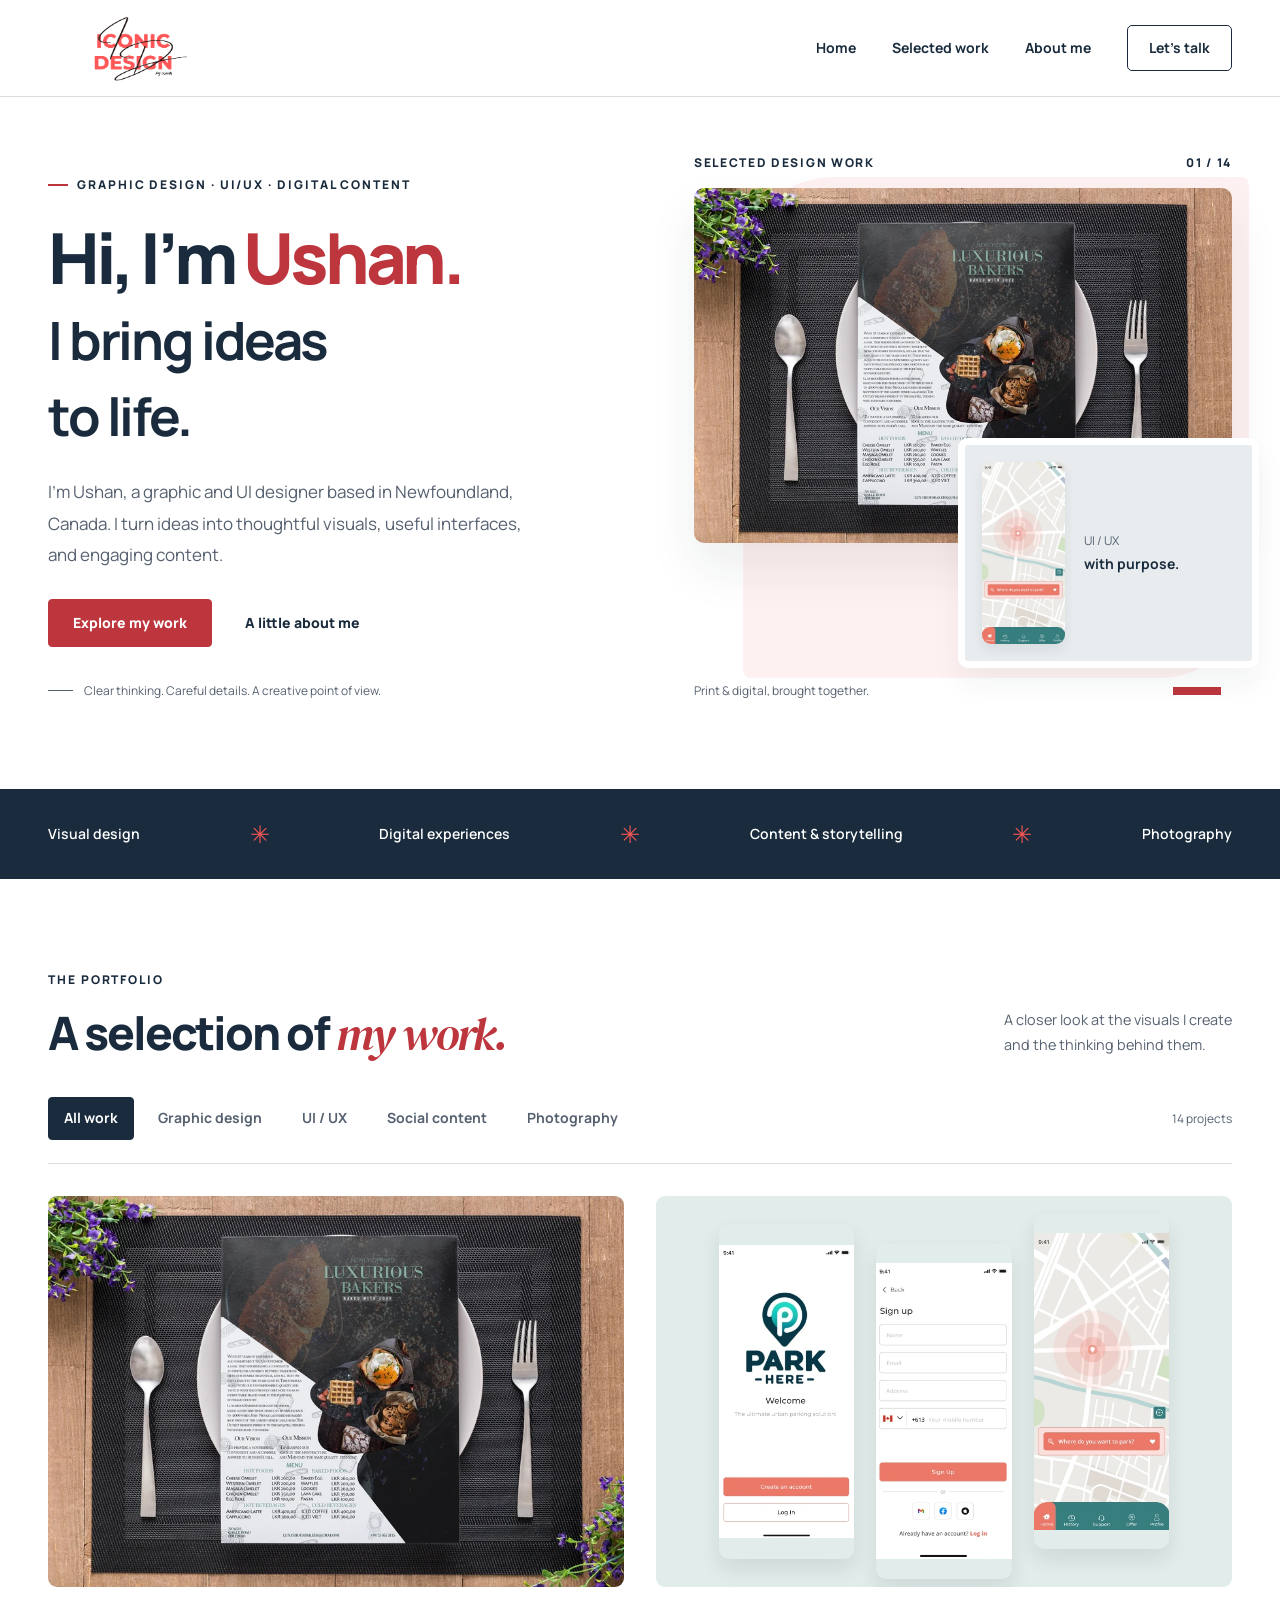
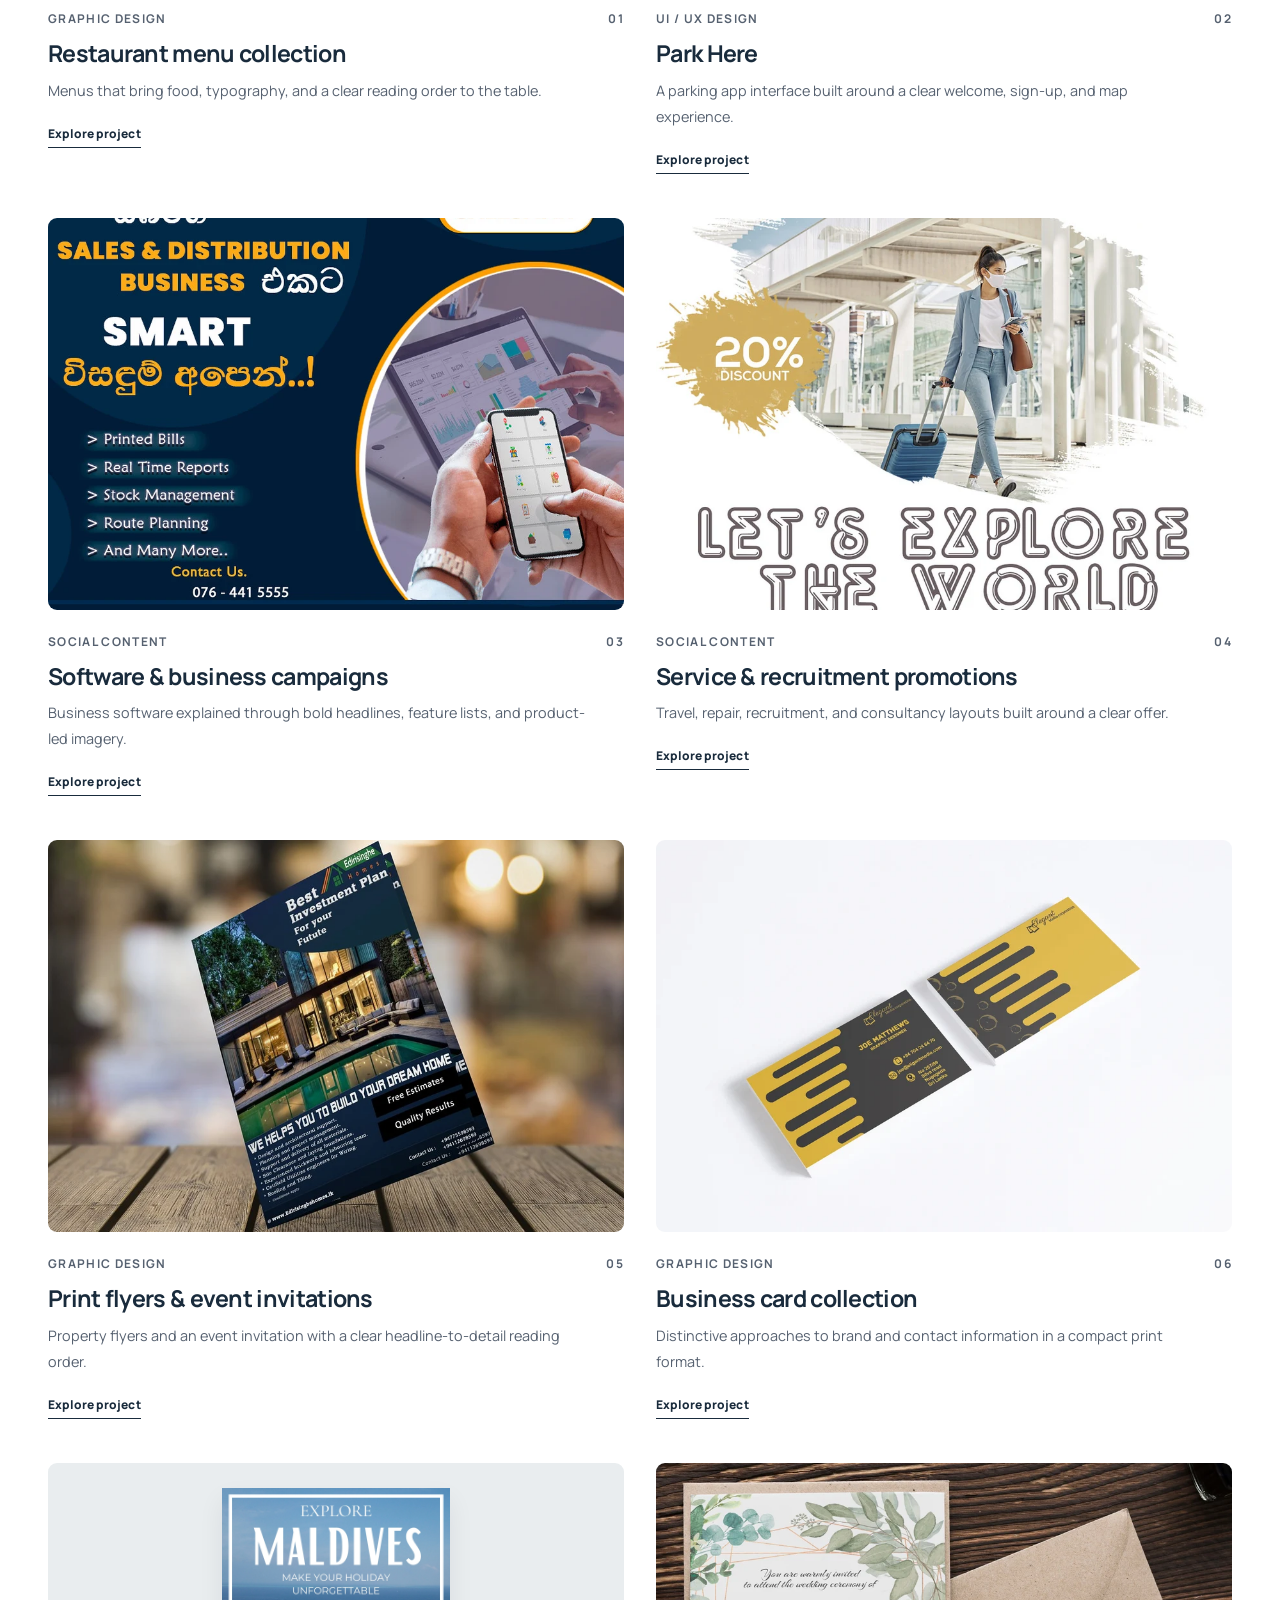
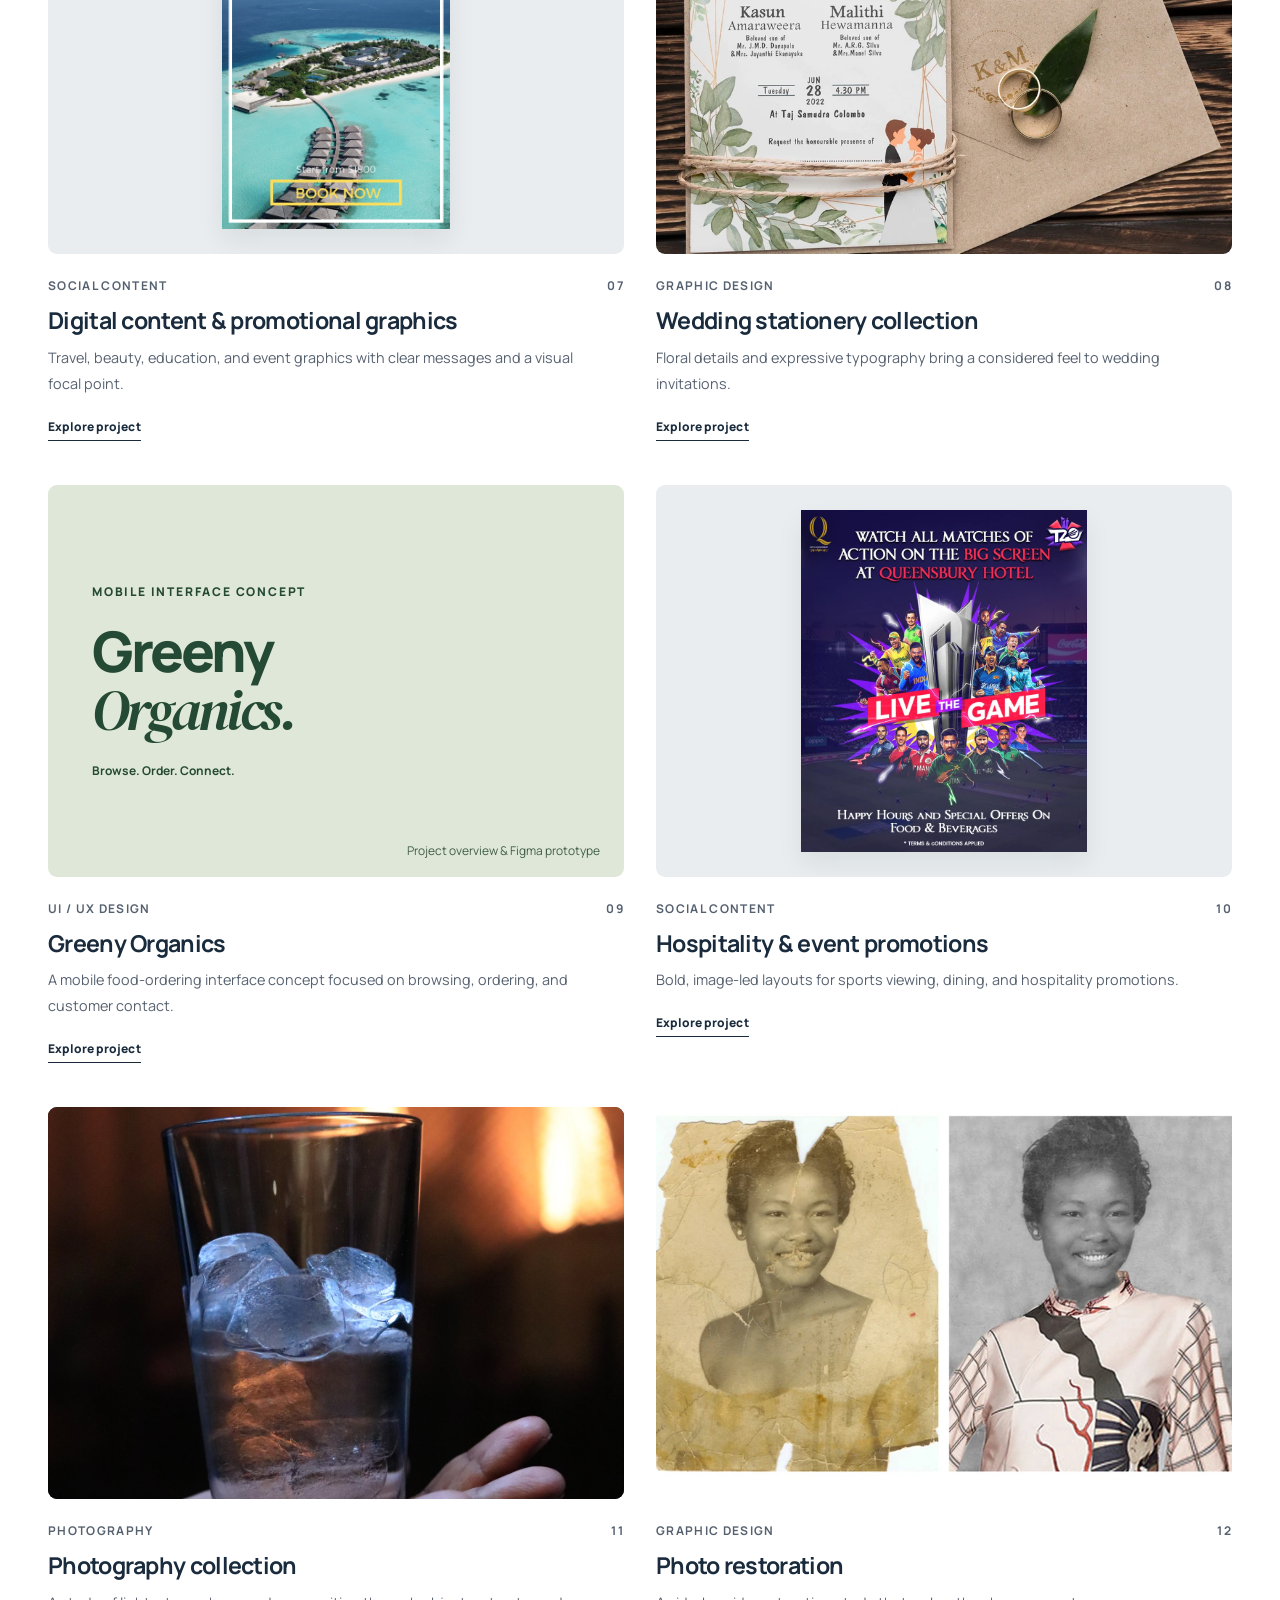
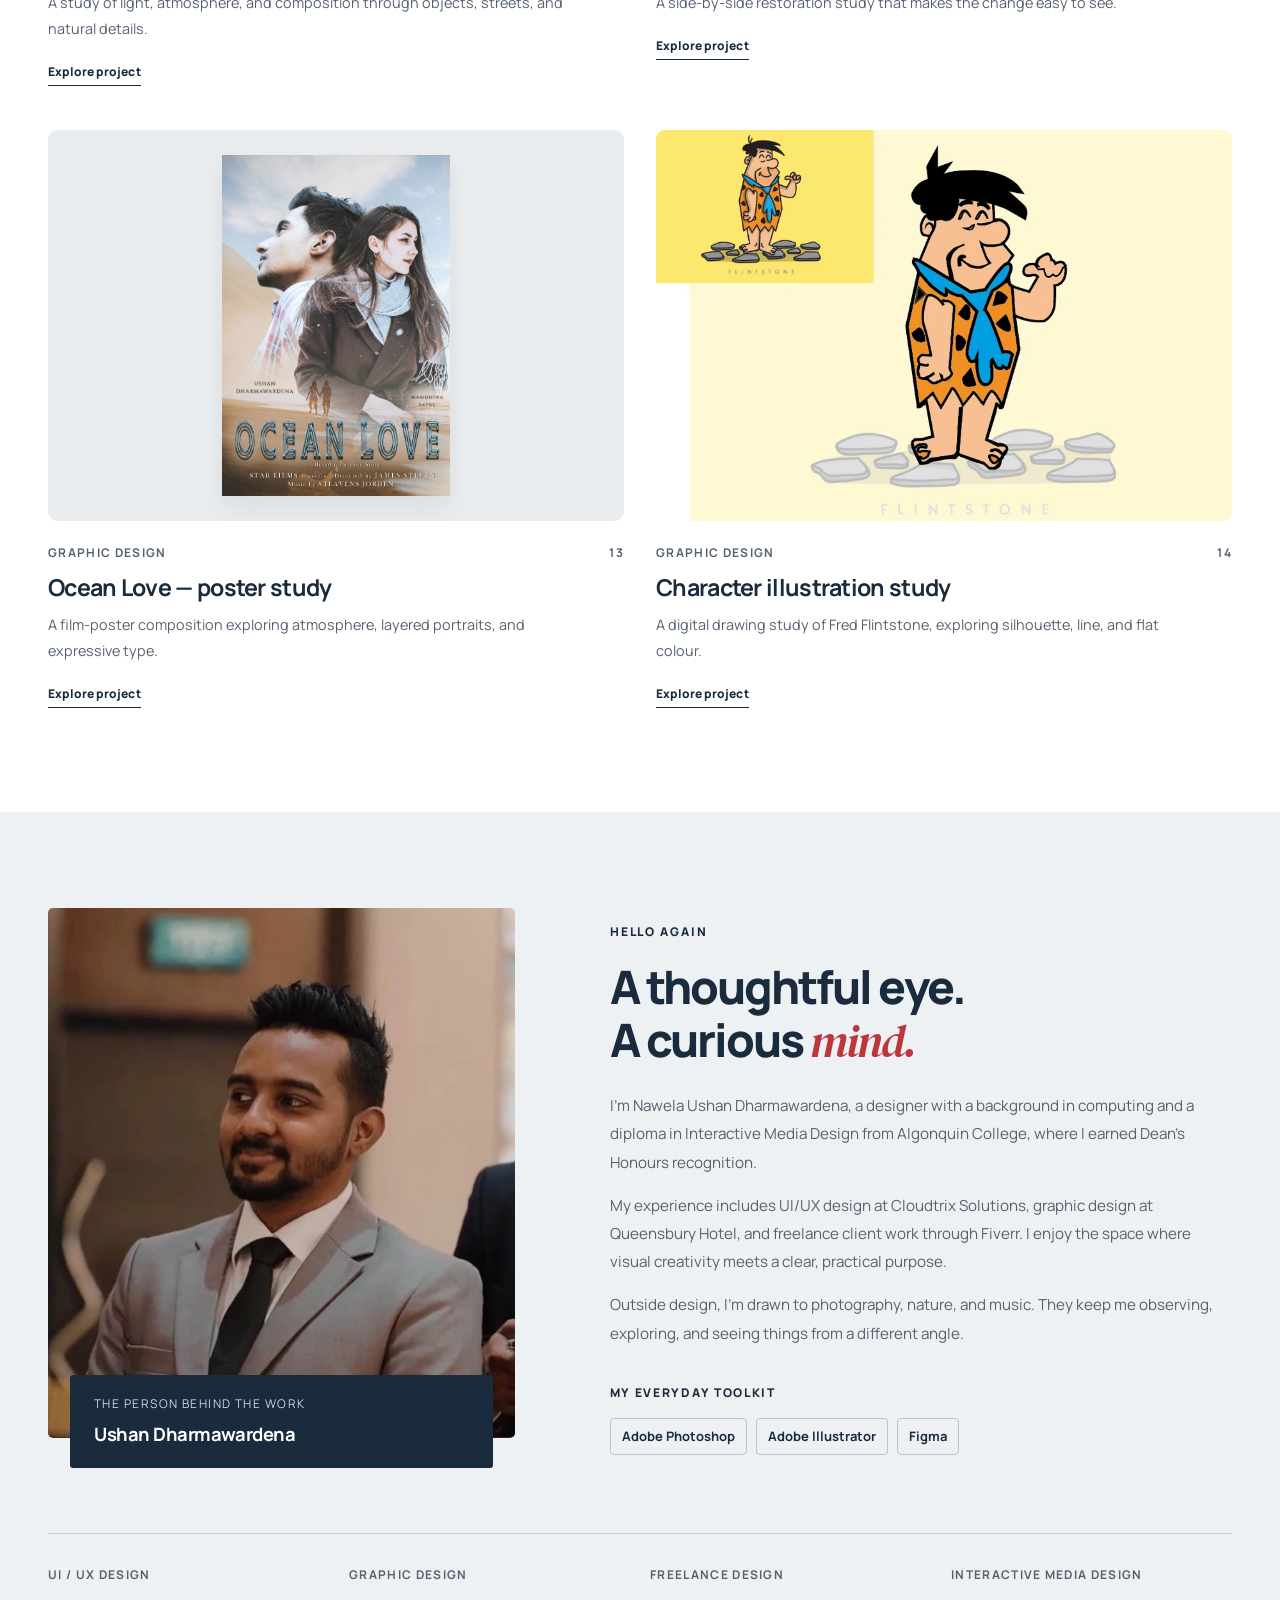
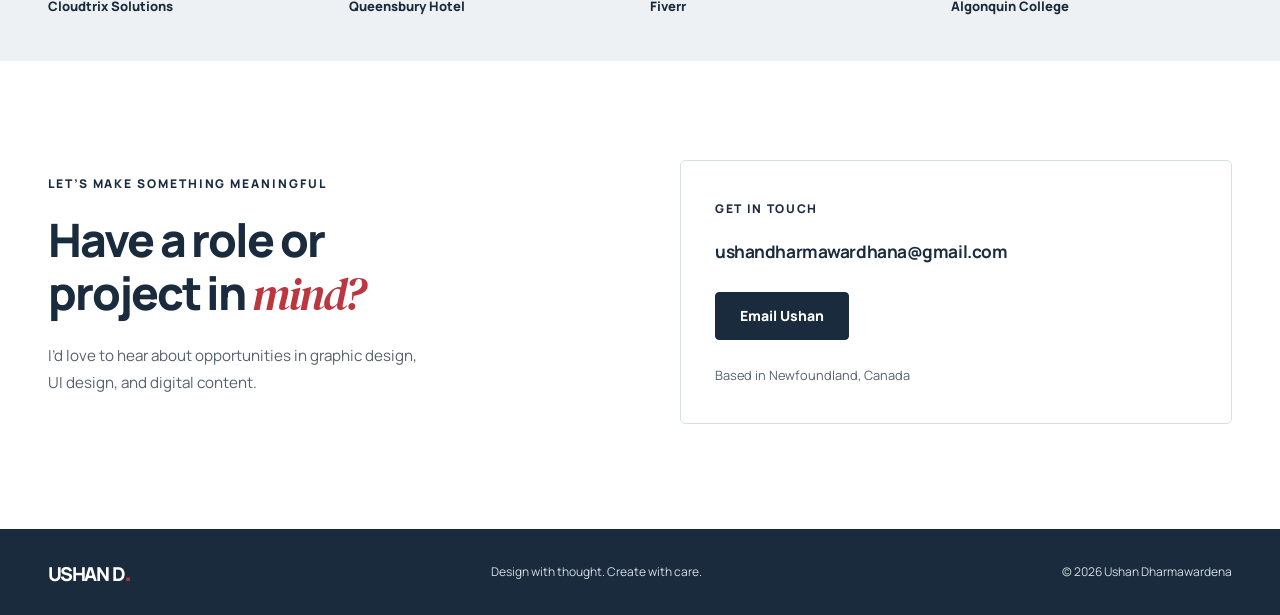
<file: index.html>
<!doctype html>
<html lang="en"><head><meta charset="utf-8"><meta name="viewport" content="width=device-width,initial-scale=1">
<title>Ushan Dharmawardena — Graphic, UI &amp; Content Designer</title><meta name="description" content="Selected graphic design, UI/UX, digital content, and photography by Ushan Dharmawardena, a designer based in Newfoundland, Canada."><meta name="theme-color" content="#142131">
<meta property="og:type" content="website"><meta property="og:title" content="Ushan Dharmawardena — Graphic, UI &amp; Content Designer"><meta property="og:description" content="Selected graphic design, UI/UX, digital content, and photography by Ushan Dharmawardena, a designer based in Newfoundland, Canada.">
<link rel="icon" href="assets/favicon.svg" type="image/svg+xml"><link rel="stylesheet" href="assets/styles.css">
<script src="assets/script.js" defer></script></head><body>
<a class="skip-link" href="#main">Skip to content</a><header class="site-header"><div class="shell header-inner">
<a class="wordmark" href="index.html" aria-label="Iconic Design by Ushan — home"><img class="brand-logo" src="assets/images/iconic-logo.png" alt="Iconic Design by Ushan" width="500" height="239"></a>
<button class="menu-toggle" aria-expanded="false" aria-controls="main-nav" hidden>Menu <span aria-hidden="true">☰</span></button>
<nav id="main-nav" aria-label="Main navigation"><a href="index.html">Home</a><a href="index.html#work">Selected work</a><a href="index.html#about">About me</a><a class="nav-contact" href="index.html#contact">Let’s talk</a></nav>
</div></header>
<main id="main">
<section class="hero shell" aria-labelledby="hero-title"><div class="hero-copy"><p class="eyebrow"><span></span>GRAPHIC DESIGN · UI/UX · DIGITAL CONTENT</p>
<h1 id="hero-title">Hi, I’m <span class="ushan-name">Ushan.</span><br><span class="hero-role">I bring ideas<br>to life.</span></h1>
<p class="hero-intro">I’m Ushan, a graphic and UI designer based in Newfoundland, Canada. I turn ideas into thoughtful visuals, useful interfaces, and engaging content.</p>
<div class="hero-actions"><a class="button" href="#work">Explore my work</a><a class="button button-quiet" href="#about">A little about me</a></div>
<div class="hero-note"><span class="short-rule"></span><span>Clear thinking. Careful details. A creative point of view.</span></div></div>
<div class="hero-art"><div class="art-caption"><span>SELECTED DESIGN WORK</span><span>01 / 14</span></div>
<a class="hero-main-image" href="projects/restaurant-menus.html" aria-label="Explore restaurant menu design"><img src="assets/images/menu-table-small.webp" srcset="assets/images/menu-table-small.webp 900w, assets/images/menu-table.webp 2600w" sizes="(max-width: 700px) 92vw, 650px" width="2600" height="1733" alt="Restaurant menu design presented in a table setting." class="" loading="eager" decoding="async" fetchpriority="high"></a>
<a class="hero-mini-image" href="projects/park-here.html" aria-label="Explore the Park Here interface"><img src="assets/images/park-map.webp" width="242" height="532" alt="Park Here mobile map interface." class="" loading="eager" decoding="async" fetchpriority="high"><span>UI / UX<br><b>with purpose.</b></span></a>
<div class="art-bottom"><span>Print & digital, brought together.</span><span class="art-swatch" aria-hidden="true"></span></div></div>
</section>
<div class="discipline-band"><div class="shell"><span>Visual design</span><span aria-hidden="true">✳</span><span>Digital experiences</span><span aria-hidden="true">✳</span><span>Content & storytelling</span><span aria-hidden="true">✳</span><span>Photography</span></div></div>
<section id="work" class="work-section shell" aria-labelledby="work-title"><div class="section-heading"><div><p class="eyebrow">THE PORTFOLIO</p><h2 id="work-title">A selection of <em>my work.</em></h2></div><p>A closer look at the visuals I create<br>and the thinking behind them.</p></div>
<div class="filter-row" data-filters hidden><div class="filters" role="group" aria-label="Filter projects"><button class="filter active" data-filter="all" aria-pressed="true">All work</button><button class="filter" data-filter="graphic" aria-pressed="false">Graphic design</button><button class="filter" data-filter="ui" aria-pressed="false">UI / UX</button><button class="filter" data-filter="content" aria-pressed="false">Social content</button><button class="filter" data-filter="photo" aria-pressed="false">Photography</button></div><span class="project-count" aria-live="polite">14 projects</span></div>
<div class="project-grid"><article class="project-card" data-category="graphic"><a class="project-link" href="projects/restaurant-menus.html"><div class="project-visual "><img src="assets/images/menu-table-small.webp" srcset="assets/images/menu-table-small.webp 900w, assets/images/menu-table.webp 2600w" sizes="(max-width: 700px) 92vw, 650px" width="2600" height="1733" alt="A dark restaurant menu shown on a table setting with cutlery." class="" loading="lazy" decoding="async"></div>
<div class="card-copy"><div class="card-meta"><span>Graphic design</span><span>01</span></div><h3>Restaurant menu collection</h3><p>Menus that bring food, typography, and a clear reading order to the table.</p><span class="text-link">Explore project</span></div></a></article><article class="project-card" data-category="ui"><a class="project-link" href="projects/park-here.html"><div class="project-visual screen-cover" aria-label="Three Park Here interface screens"><img src="assets/images/park-welcome.webp" width="243" height="528" alt="Park Here welcome screen with account creation and login actions." class="" loading="lazy" decoding="async"><img src="assets/images/park-signup.webp" width="242" height="530" alt="Park Here sign-up screen with grouped form fields." class="" loading="lazy" decoding="async"><img src="assets/images/park-map.webp" width="242" height="532" alt="Park Here map screen with location and navigation controls." class="" loading="lazy" decoding="async"></div>
<div class="card-copy"><div class="card-meta"><span>UI / UX design</span><span>02</span></div><h3>Park Here</h3><p>A parking app interface built around a clear welcome, sign-up, and map experience.</p><span class="text-link">Explore project</span></div></a></article><article class="project-card" data-category="content"><a class="project-link" href="projects/software-campaigns.html"><div class="project-visual "><img src="assets/images/software-sales-small.webp" srcset="assets/images/software-sales-small.webp 900w, assets/images/software-sales.webp 940w" sizes="(max-width: 700px) 92vw, 650px" width="940" height="788" alt="Navy and yellow sales-management promotion with a mobile interface and bilingual headline." class="" loading="lazy" decoding="async"></div>
<div class="card-copy"><div class="card-meta"><span>Social content</span><span>03</span></div><h3>Software & business campaigns</h3><p>Business software explained through bold headlines, feature lists, and product-led imagery.</p><span class="text-link">Explore project</span></div></a></article><article class="project-card" data-category="content"><a class="project-link" href="projects/service-promotions.html"><div class="project-visual "><img src="assets/images/travel-offer-small.webp" srcset="assets/images/travel-offer-small.webp 900w, assets/images/travel-offer.webp 1024w" sizes="(max-width: 700px) 92vw, 650px" width="1024" height="1024" alt="Travel offer with a white background, gold brush textures and a prominent discount badge." class="" loading="lazy" decoding="async"></div>
<div class="card-copy"><div class="card-meta"><span>Social content</span><span>04</span></div><h3>Service & recruitment promotions</h3><p>Travel, repair, recruitment, and consultancy layouts built around a clear offer.</p><span class="text-link">Explore project</span></div></a></article><article class="project-card" data-category="graphic"><a class="project-link" href="projects/print-campaigns.html"><div class="project-visual "><img src="assets/images/property-flyer-small.webp" srcset="assets/images/property-flyer-small.webp 900w, assets/images/property-flyer.webp 1024w" sizes="(max-width: 700px) 92vw, 650px" width="1024" height="816" alt="Property flyer mockup with a building photograph and deep navy information panels." class="" loading="lazy" decoding="async"></div>
<div class="card-copy"><div class="card-meta"><span>Graphic design</span><span>05</span></div><h3>Print flyers & event invitations</h3><p>Property flyers and an event invitation with a clear headline-to-detail reading order.</p><span class="text-link">Explore project</span></div></a></article><article class="project-card" data-category="graphic"><a class="project-link" href="projects/business-cards.html"><div class="project-visual "><img src="assets/images/card-gold-small.webp" srcset="assets/images/card-gold-small.webp 900w, assets/images/card-gold.webp 2600w" sizes="(max-width: 700px) 92vw, 650px" width="2600" height="1733" alt="Black and gold business card design with geometric striped accents." class="" loading="lazy" decoding="async"></div>
<div class="card-copy"><div class="card-meta"><span>Graphic design</span><span>06</span></div><h3>Business card collection</h3><p>Distinctive approaches to brand and contact information in a compact print format.</p><span class="text-link">Explore project</span></div></a></article><article class="project-card" data-category="content"><a class="project-link" href="projects/social-content.html"><div class="project-visual portrait-cover"><img src="assets/images/social-maldives-small.webp" srcset="assets/images/social-maldives-small.webp 600w, assets/images/social-maldives.webp 1000w" sizes="(max-width: 700px) 92vw, 650px" width="1000" height="1500" alt="Maldives travel graphic with destination photography and a large headline." class="" loading="lazy" decoding="async"></div>
<div class="card-copy"><div class="card-meta"><span>Social content</span><span>07</span></div><h3>Digital content & promotional graphics</h3><p>Travel, beauty, education, and event graphics with clear messages and a visual focal point.</p><span class="text-link">Explore project</span></div></a></article><article class="project-card" data-category="graphic"><a class="project-link" href="projects/wedding-stationery.html"><div class="project-visual "><img src="assets/images/wedding-botanical-small.webp" srcset="assets/images/wedding-botanical-small.webp 900w, assets/images/wedding-botanical.webp 2600w" sizes="(max-width: 700px) 92vw, 650px" width="2600" height="2080" alt="Botanical invitation with soft green leaves and a natural paper presentation." class="" loading="lazy" decoding="async"></div>
<div class="card-copy"><div class="card-meta"><span>Graphic design</span><span>08</span></div><h3>Wedding stationery collection</h3><p>Floral details and expressive typography bring a considered feel to wedding invitations.</p><span class="text-link">Explore project</span></div></a></article><article class="project-card" data-category="ui"><a class="project-link" href="projects/greeny-organics.html"><div class="project-visual greeny-cover"><span class="cover-kicker">MOBILE INTERFACE CONCEPT</span><span class="greeny-title">Greeny<br><i>Organics.</i></span><span class="cover-label">Browse. Order. Connect.</span><span class="cover-caption">Project overview & Figma prototype</span></div>
<div class="card-copy"><div class="card-meta"><span>UI / UX design</span><span>09</span></div><h3>Greeny Organics</h3><p>A mobile food-ordering interface concept focused on browsing, ordering, and customer contact.</p><span class="text-link">Explore project</span></div></a></article><article class="project-card" data-category="content"><a class="project-link" href="projects/hospitality-promotions.html"><div class="project-visual portrait-cover"><img src="assets/images/hospitality-game.webp" width="788" height="940" alt="Purple sports-viewing promotion with cricket players and venue messaging." class="" loading="lazy" decoding="async"></div>
<div class="card-copy"><div class="card-meta"><span>Social content</span><span>10</span></div><h3>Hospitality & event promotions</h3><p>Bold, image-led layouts for sports viewing, dining, and hospitality promotions.</p><span class="text-link">Explore project</span></div></a></article><article class="project-card" data-category="photo"><a class="project-link" href="projects/photography.html"><div class="project-visual portrait-cover"><img src="assets/images/photo-glass-small.webp" srcset="assets/images/photo-glass-small.webp 600w, assets/images/photo-glass.webp 1365w" sizes="(max-width: 700px) 92vw, 650px" width="1365" height="2048" alt="A glass held in front of a fireplace, with warm light reflected in the ice." class="" loading="lazy" decoding="async"></div>
<div class="card-copy"><div class="card-meta"><span>Photography</span><span>11</span></div><h3>Photography collection</h3><p>A study of light, atmosphere, and composition through objects, streets, and natural details.</p><span class="text-link">Explore project</span></div></a></article><article class="project-card" data-category="graphic"><a class="project-link" href="projects/photo-restoration.html"><div class="project-visual "><img src="assets/images/restoration-small.webp" srcset="assets/images/restoration-small.webp 900w, assets/images/restoration.webp 2600w" sizes="(max-width: 700px) 92vw, 650px" width="2600" height="1697" alt="An original damaged portrait shown beside a restored version." class="" loading="lazy" decoding="async"></div>
<div class="card-copy"><div class="card-meta"><span>Graphic design</span><span>12</span></div><h3>Photo restoration</h3><p>A side-by-side restoration study that makes the change easy to see.</p><span class="text-link">Explore project</span></div></a></article><article class="project-card" data-category="graphic"><a class="project-link" href="projects/film-poster.html"><div class="project-visual portrait-cover"><img src="assets/images/film-ocean.webp" width="637" height="958" alt="Ocean Love film-poster design with layered portraits and a coastal setting." class="" loading="lazy" decoding="async"></div>
<div class="card-copy"><div class="card-meta"><span>Graphic design</span><span>13</span></div><h3>Ocean Love — poster study</h3><p>A film-poster composition exploring atmosphere, layered portraits, and expressive type.</p><span class="text-link">Explore project</span></div></a></article><article class="project-card" data-category="graphic"><a class="project-link" href="projects/illustration.html"><div class="project-visual "><img src="assets/images/illustration-fred-small.webp" srcset="assets/images/illustration-fred-small.webp 900w, assets/images/illustration-fred.webp 999w" sizes="(max-width: 700px) 92vw, 650px" width="999" height="757" alt="Fred Flintstone character illustration study on a light yellow background." class="" loading="lazy" decoding="async"></div>
<div class="card-copy"><div class="card-meta"><span>Graphic design</span><span>14</span></div><h3>Character illustration study</h3><p>A digital drawing study of Fred Flintstone, exploring silhouette, line, and flat colour.</p><span class="text-link">Explore project</span></div></a></article></div>
</section>
<section id="about" class="about-section" aria-labelledby="about-title"><div class="shell about-grid"><div class="about-portrait"><img src="assets/images/ushan-portrait.webp" width="734" height="720" alt="Ushan Dharmawardena in a grey suit." class="" loading="lazy" decoding="async"><div class="portrait-label"><span>THE PERSON BEHIND THE WORK</span><strong>Ushan Dharmawardena</strong></div></div>
<div class="about-copy"><p class="eyebrow">HELLO AGAIN</p><h2 id="about-title">A thoughtful eye.<br>A curious <em>mind.</em></h2>
<p>I’m Nawela Ushan Dharmawardena, a designer with a background in computing and a diploma in Interactive Media Design from Algonquin College, where I earned Dean’s Honours recognition.</p>
<p>My experience includes UI/UX design at Cloudtrix Solutions, graphic design at Queensbury Hotel, and freelance client work through Fiverr. I enjoy the space where visual creativity meets a clear, practical purpose.</p>
<p>Outside design, I’m drawn to photography, nature, and music. They keep me observing, exploring, and seeing things from a different angle.</p>
<div class="toolkit"><span>MY EVERYDAY TOOLKIT</span><div><b>Adobe Photoshop</b><b>Adobe Illustrator</b><b>Figma</b></div></div>
</div></div><div class="shell experience-strip"><div><span>UI / UX DESIGN</span><strong>Cloudtrix Solutions</strong></div><div><span>GRAPHIC DESIGN</span><strong>Queensbury Hotel</strong></div><div><span>FREELANCE DESIGN</span><strong>Fiverr</strong></div><div><span>INTERACTIVE MEDIA DESIGN</span><strong>Algonquin College</strong></div></div></section>
<section id="contact" class="contact-section shell" aria-labelledby="contact-title"><div><p class="eyebrow">LET’S MAKE SOMETHING MEANINGFUL</p><h2 id="contact-title">Have a role or<br>project in <em>mind?</em></h2><p>I’d love to hear about opportunities in graphic design,<br class="desktop-break"> UI design, and digital content.</p></div><div class="contact-card"><span>GET IN TOUCH</span><a class="email-link" href="mailto:ushandharmawardhana@gmail.com">ushandharmawardhana@gmail.com</a><a class="button" href="mailto:ushandharmawardhana@gmail.com?subject=Portfolio%20enquiry">Email Ushan</a><p>Based in Newfoundland, Canada</p></div></section>
</main><footer class="site-footer"><div class="shell footer-inner"><a class="wordmark" href="index.html">USHAN D<span>.</span></a><p>Design with thought. Create with care.</p><span>© <span data-year>2026</span> Ushan Dharmawardena</span></div></footer></body></html>
</file>
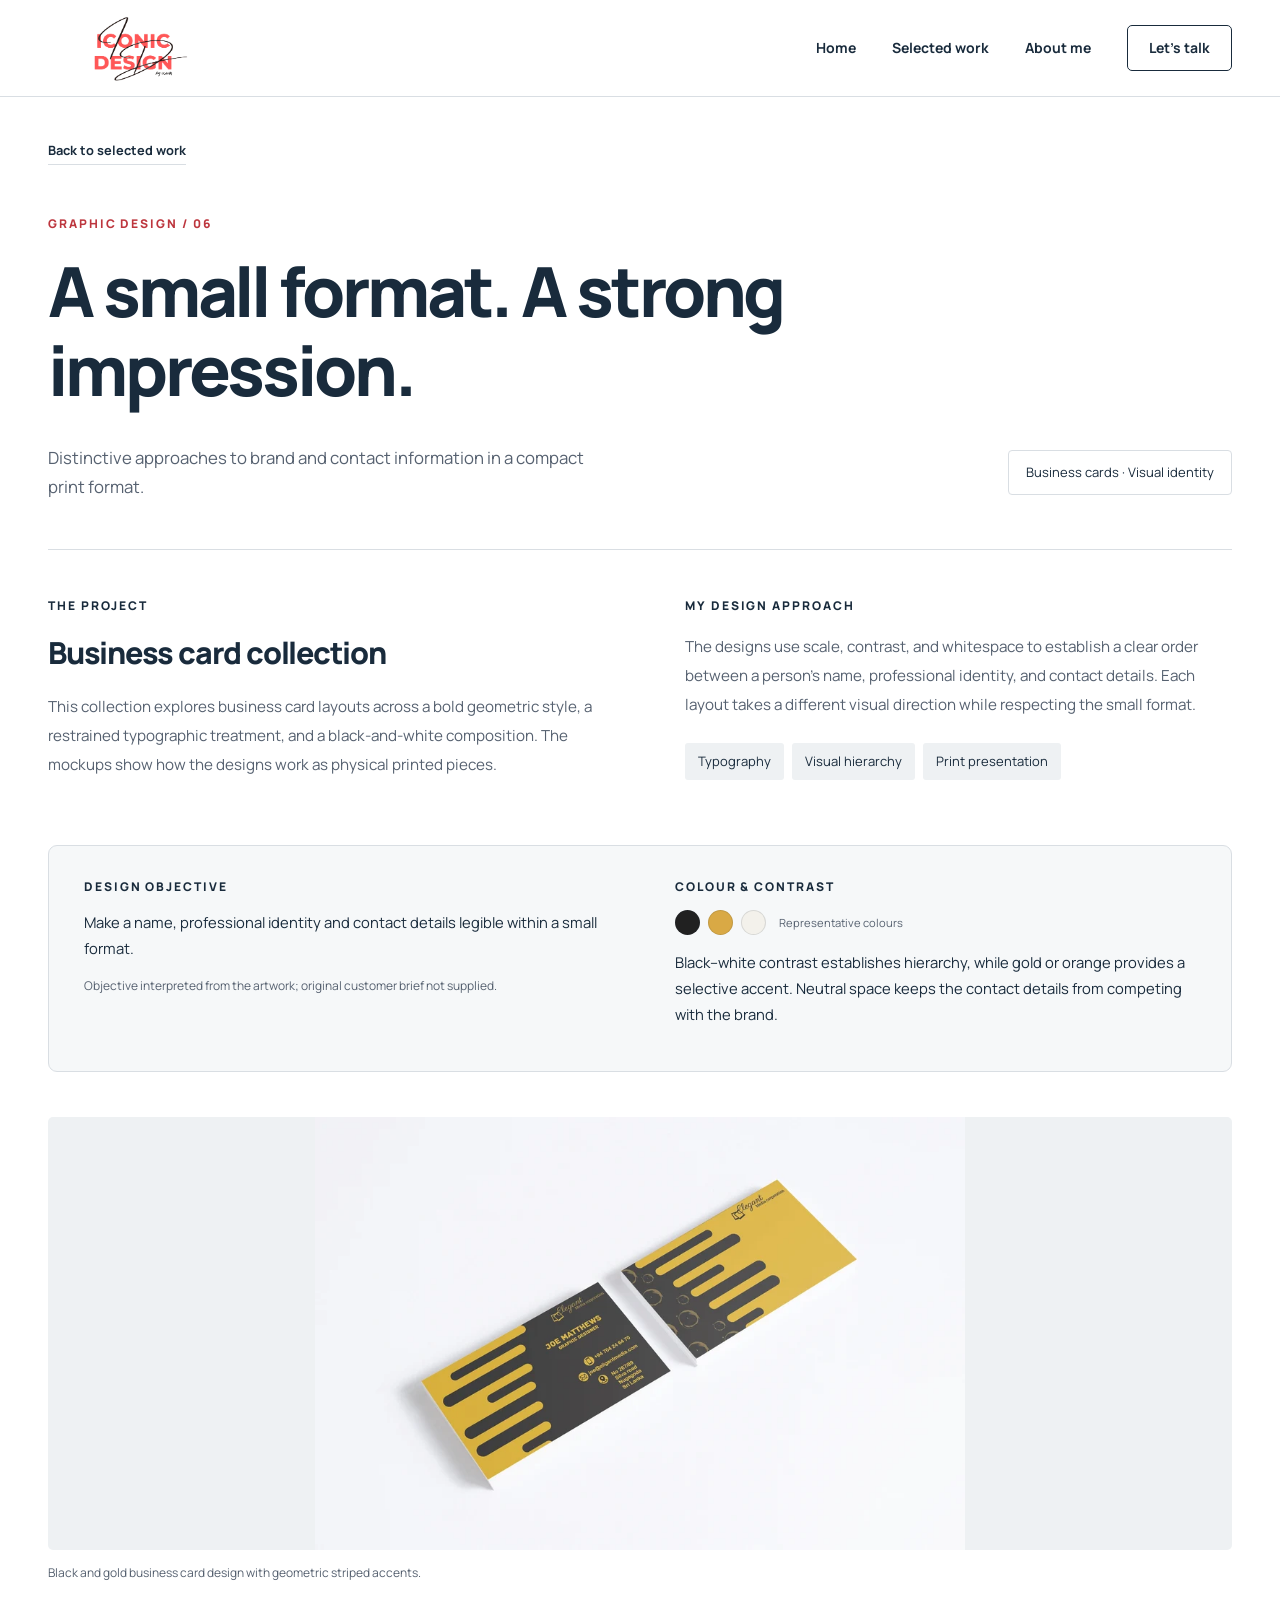
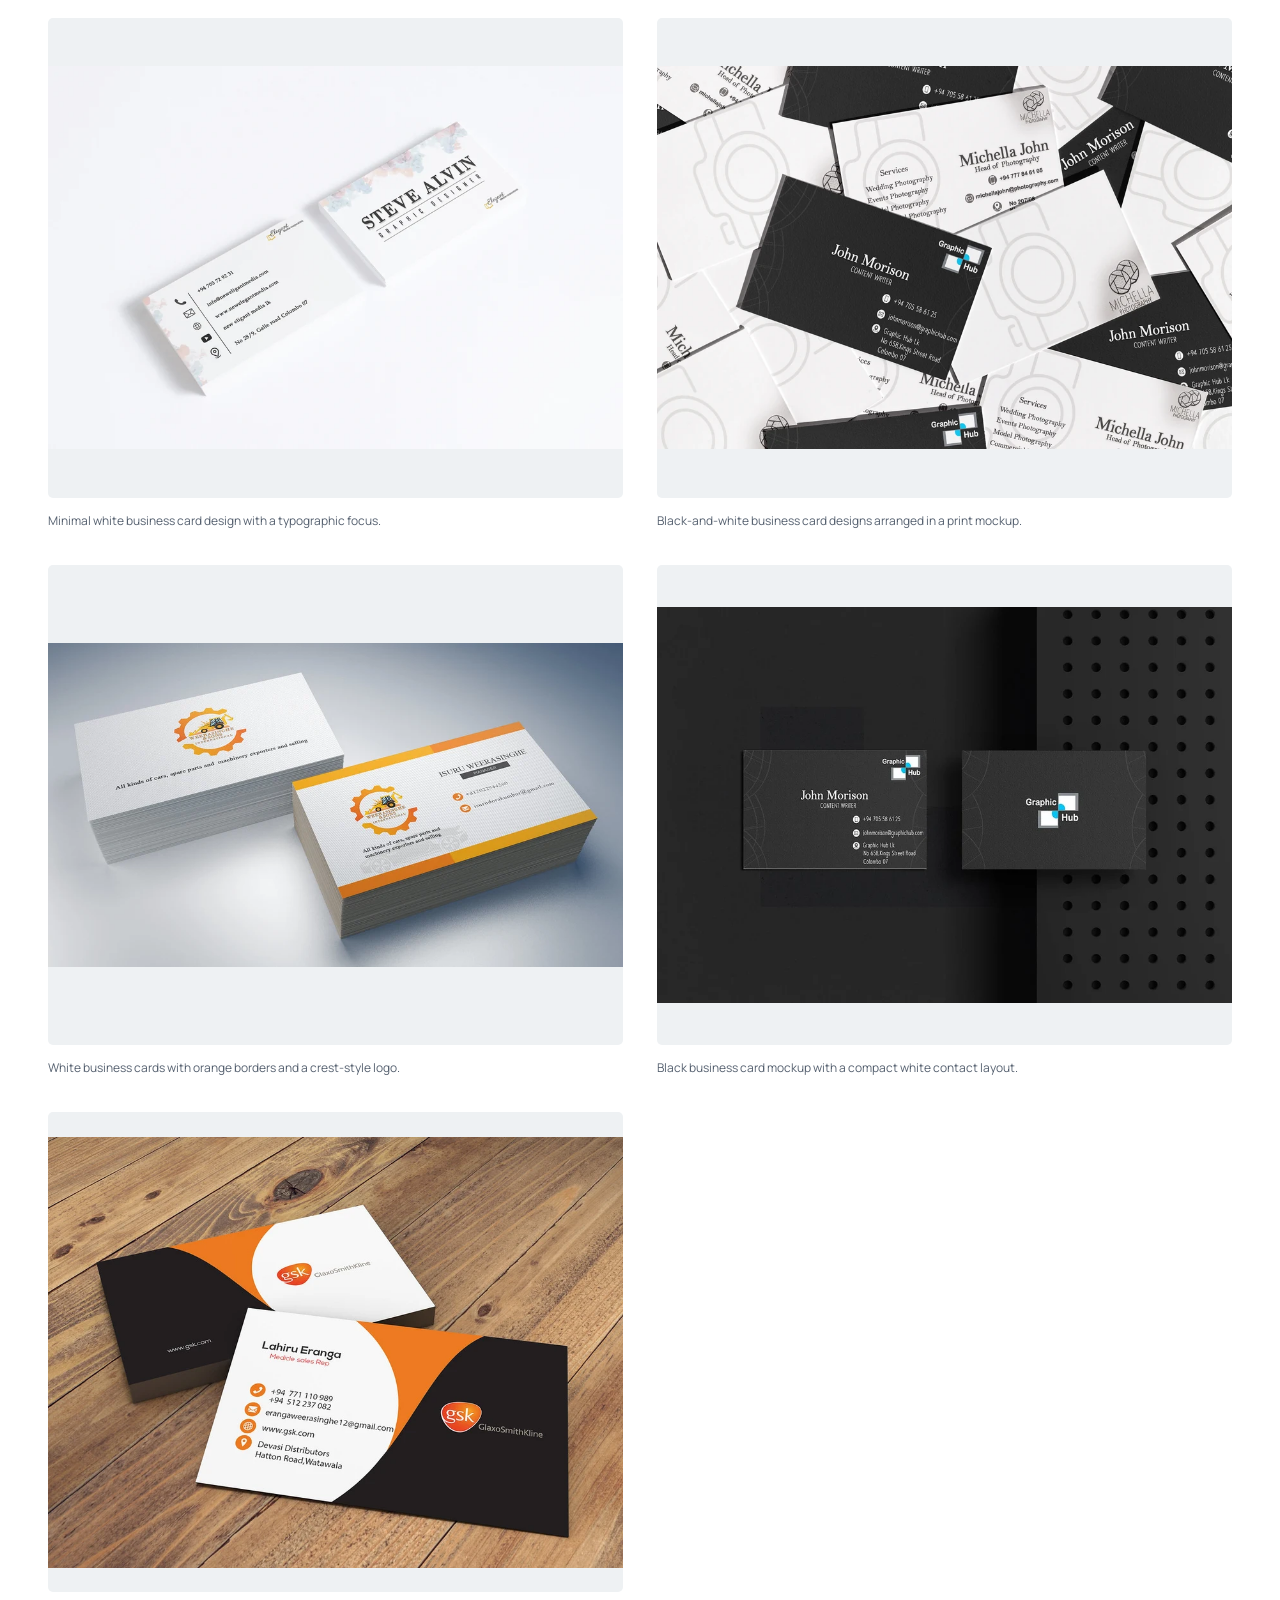
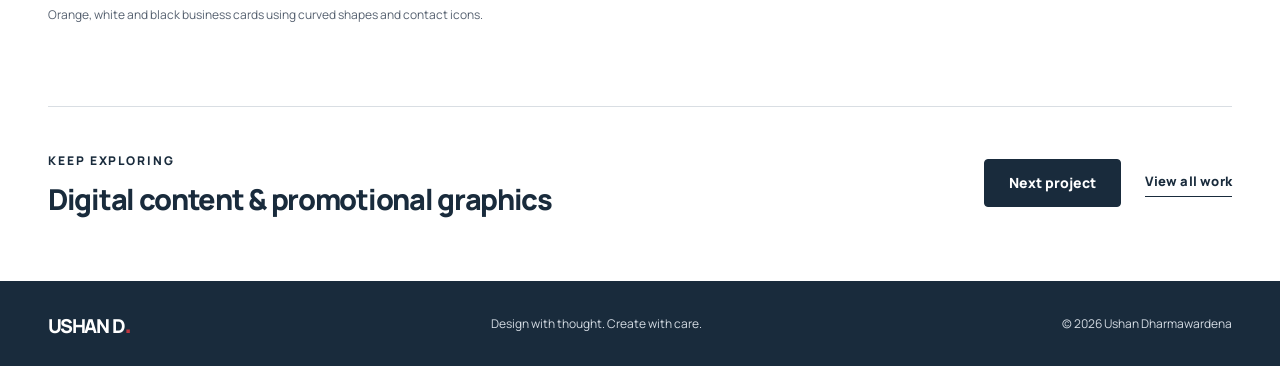
<file: projects/business-cards.html>
<!doctype html>
<html lang="en"><head><meta charset="utf-8"><meta name="viewport" content="width=device-width,initial-scale=1">
<title>Business card collection — Ushan Dharmawardena</title><meta name="description" content="Distinctive approaches to brand and contact information in a compact print format."><meta name="theme-color" content="#142131">
<meta property="og:type" content="website"><meta property="og:title" content="Business card collection — Ushan Dharmawardena"><meta property="og:description" content="Distinctive approaches to brand and contact information in a compact print format.">
<link rel="icon" href="../assets/favicon.svg" type="image/svg+xml"><link rel="stylesheet" href="../assets/styles.css">
<script src="../assets/script.js" defer></script></head><body>
<a class="skip-link" href="#main">Skip to content</a><header class="site-header"><div class="shell header-inner">
<a class="wordmark" href="../index.html" aria-label="Iconic Design by Ushan — home"><img class="brand-logo" src="../assets/images/iconic-logo.png" alt="Iconic Design by Ushan" width="500" height="239"></a>
<button class="menu-toggle" aria-expanded="false" aria-controls="main-nav" hidden>Menu <span aria-hidden="true">☰</span></button>
<nav id="main-nav" aria-label="Main navigation"><a href="../index.html">Home</a><a href="../index.html#work">Selected work</a><a href="../index.html#about">About me</a><a class="nav-contact" href="../index.html#contact">Let’s talk</a></nav>
</div></header>
<main id="main"><section class="project-intro shell"><a class="back-link" href="../index.html#work">Back to selected work</a><p class="eyebrow">GRAPHIC DESIGN / 06</p><h1>A small format. A strong impression.</h1><div class="project-intro-bottom"><p>Distinctive approaches to brand and contact information in a compact print format.</p><span class="project-tag">Business cards · Visual identity</span></div></section>
<section class="project-details shell" aria-label="Project overview"><div><p class="eyebrow">THE PROJECT</p><h2>Business card collection</h2><p>This collection explores business card layouts across a bold geometric style, a restrained typographic treatment, and a black-and-white composition. The mockups show how the designs work as physical printed pieces.</p></div><div><p class="eyebrow">MY DESIGN APPROACH</p><p>The designs use scale, contrast, and whitespace to establish a clear order between a person’s name, professional identity, and contact details. Each layout takes a different visual direction while respecting the small format.</p><ul class="detail-tags"><li>Typography</li><li>Visual hierarchy</li><li>Print presentation</li></ul></div></section>
<section class="design-rationale shell" aria-label="Design rationale"><div><p class="eyebrow">DESIGN OBJECTIVE</p><p>Make a name, professional identity and contact details legible within a small format.</p><p class="brief-note">Objective interpreted from the artwork; original customer brief not supplied.</p></div><div><p class="eyebrow">COLOUR &amp; CONTRAST</p><div class="palette" aria-label="Representative palette"><span style="--swatch:#212121" aria-label="#212121"></span><span style="--swatch:#d9a945" aria-label="#d9a945"></span><span style="--swatch:#f3f1eb" aria-label="#f3f1eb"></span><small>Representative colours</small></div><p>Black–white contrast establishes hierarchy, while gold or orange provides a selective accent. Neutral space keeps the contact details from competing with the brand.</p></div></section>
<section class="project-gallery shell gallery-standard" aria-label="Project artwork"><figure><a class="artwork-link" href="../assets/images/card-gold.webp" data-lightbox aria-label="Enlarge: Black and gold business card design with geometric striped accents."><img src="../assets/images/card-gold-small.webp" srcset="../assets/images/card-gold-small.webp 900w, ../assets/images/card-gold.webp 2600w" sizes="(max-width: 700px) 92vw, 650px" width="2600" height="1733" alt="Black and gold business card design with geometric striped accents." class="" loading="lazy" decoding="async"></a><figcaption>Black and gold business card design with geometric striped accents.</figcaption></figure><figure><a class="artwork-link" href="../assets/images/card-minimal.webp" data-lightbox aria-label="Enlarge: Minimal white business card design with a typographic focus."><img src="../assets/images/card-minimal-small.webp" srcset="../assets/images/card-minimal-small.webp 900w, ../assets/images/card-minimal.webp 2600w" sizes="(max-width: 700px) 92vw, 650px" width="2600" height="1733" alt="Minimal white business card design with a typographic focus." class="" loading="lazy" decoding="async"></a><figcaption>Minimal white business card design with a typographic focus.</figcaption></figure><figure><a class="artwork-link" href="../assets/images/card-mono.webp" data-lightbox aria-label="Enlarge: Black-and-white business card designs arranged in a print mockup."><img src="../assets/images/card-mono-small.webp" srcset="../assets/images/card-mono-small.webp 900w, ../assets/images/card-mono.webp 2600w" sizes="(max-width: 700px) 92vw, 650px" width="2600" height="1733" alt="Black-and-white business card designs arranged in a print mockup." class="" loading="lazy" decoding="async"></a><figcaption>Black-and-white business card designs arranged in a print mockup.</figcaption></figure><figure><a class="artwork-link" href="../assets/images/card-orange-white.webp" data-lightbox aria-label="Enlarge: White business cards with orange borders and a crest-style logo."><img src="../assets/images/card-orange-white-small.webp" srcset="../assets/images/card-orange-white-small.webp 900w, ../assets/images/card-orange-white.webp 1024w" sizes="(max-width: 700px) 92vw, 650px" width="1024" height="576" alt="White business cards with orange borders and a crest-style logo." class="" loading="lazy" decoding="async"></a><figcaption>White business cards with orange borders and a crest-style logo.</figcaption></figure><figure><a class="artwork-link" href="../assets/images/card-black.webp" data-lightbox aria-label="Enlarge: Black business card mockup with a compact white contact layout."><img src="../assets/images/card-black-small.webp" srcset="../assets/images/card-black-small.webp 900w, ../assets/images/card-black.webp 1024w" sizes="(max-width: 700px) 92vw, 650px" width="1024" height="706" alt="Black business card mockup with a compact white contact layout." class="" loading="lazy" decoding="async"></a><figcaption>Black business card mockup with a compact white contact layout.</figcaption></figure><figure><a class="artwork-link" href="../assets/images/card-orange-curve.webp" data-lightbox aria-label="Enlarge: Orange, white and black business cards using curved shapes and contact icons."><img src="../assets/images/card-orange-curve-small.webp" srcset="../assets/images/card-orange-curve-small.webp 900w, ../assets/images/card-orange-curve.webp 1024w" sizes="(max-width: 700px) 92vw, 650px" width="1024" height="768" alt="Orange, white and black business cards using curved shapes and contact icons." class="" loading="lazy" decoding="async"></a><figcaption>Orange, white and black business cards using curved shapes and contact icons.</figcaption></figure></section>
<section class="next-project shell"><div><p class="eyebrow">KEEP EXPLORING</p><h2>Digital content & promotional graphics</h2></div><a class="button" href="social-content.html">Next project</a><a class="text-link" href="../index.html#work">View all work</a></section>
</main><dialog class="lightbox" aria-label="Enlarged project image"><button class="lightbox-close" aria-label="Close enlarged image">Close <span aria-hidden="true">×</span></button><img alt=""><p class="lightbox-caption"></p><a class="lightbox-original" target="_blank" rel="noopener noreferrer">Open full image<span class="sr-only"> in a new tab</span></a></dialog>
<footer class="site-footer"><div class="shell footer-inner"><a class="wordmark" href="../index.html">USHAN D<span>.</span></a><p>Design with thought. Create with care.</p><span>© <span data-year>2026</span> Ushan Dharmawardena</span></div></footer></body></html>
</file>
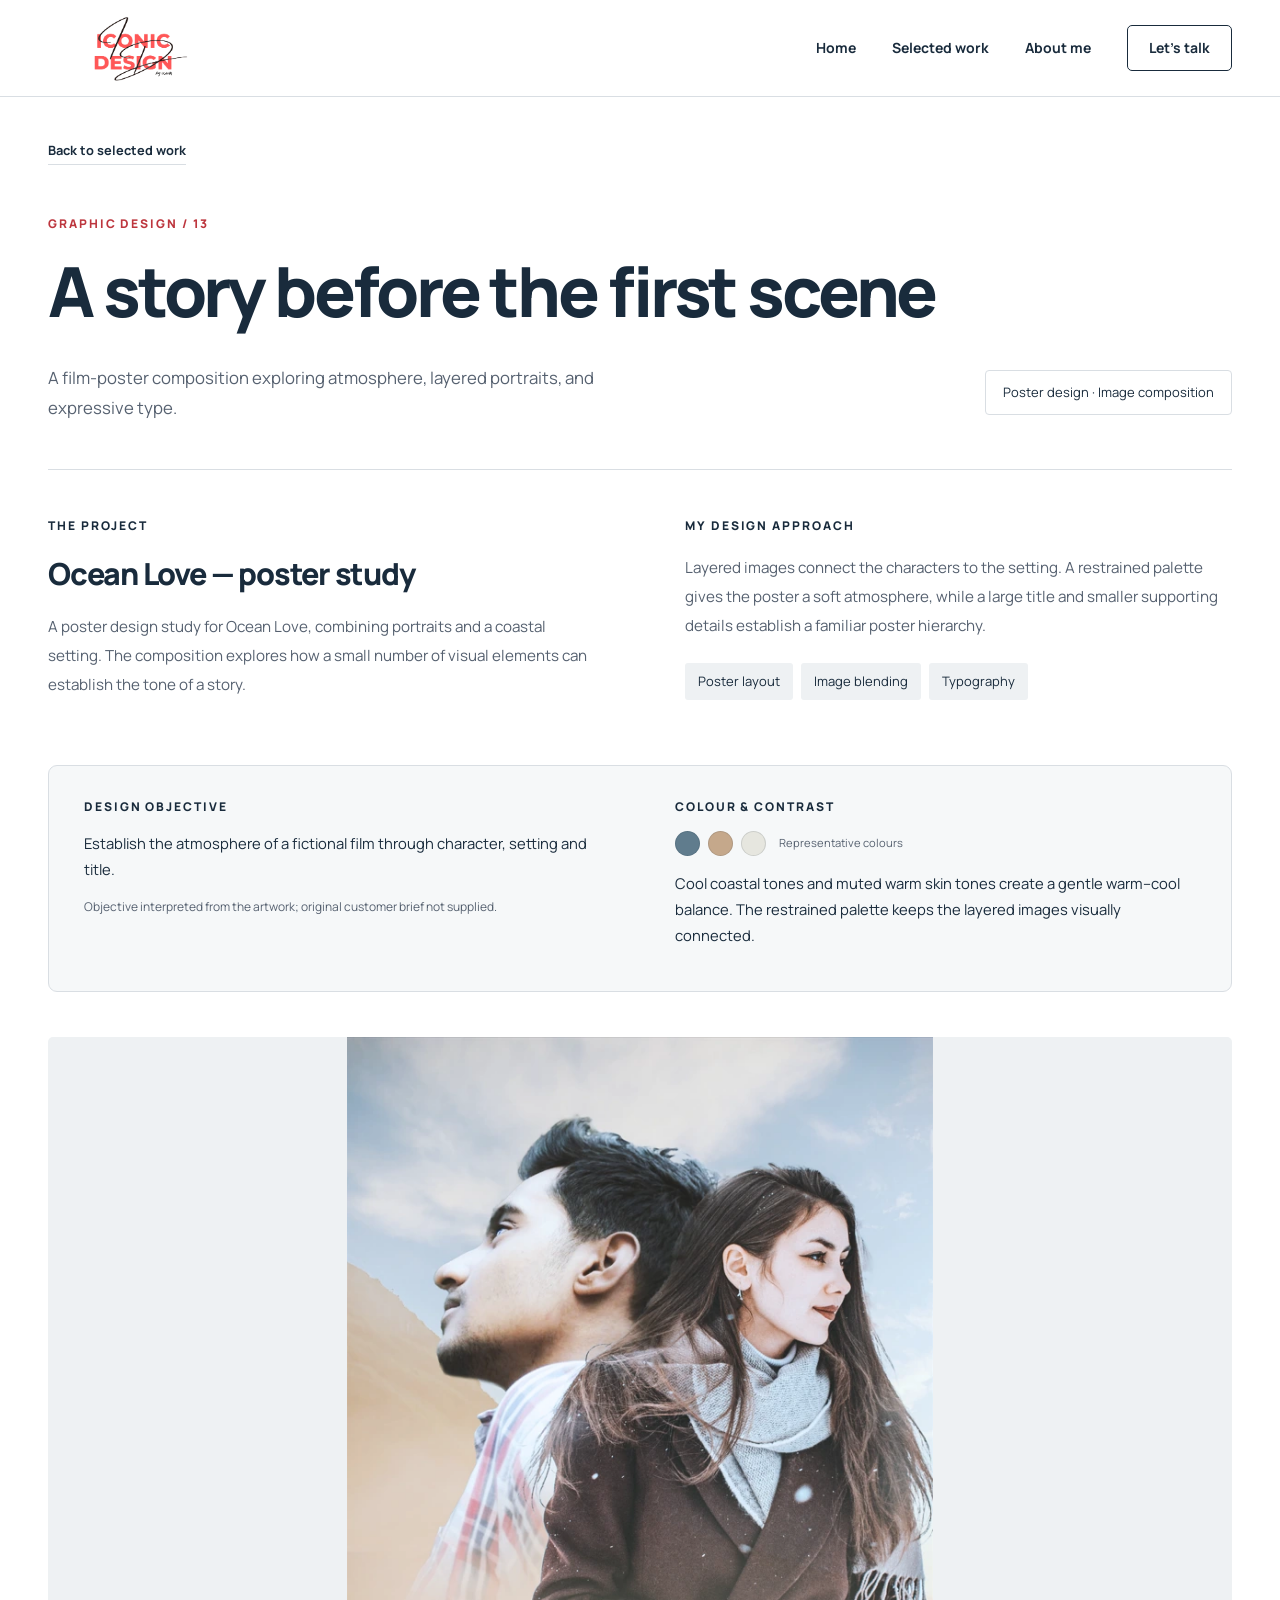
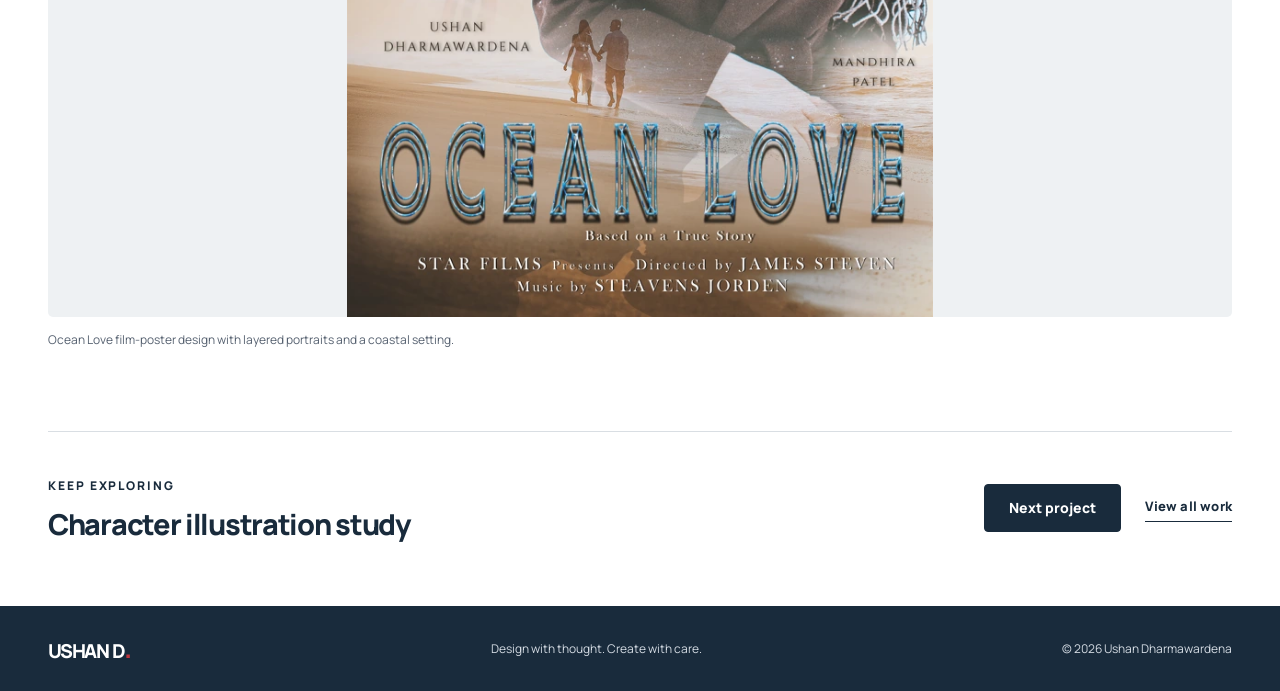
<file: projects/film-poster.html>
<!doctype html>
<html lang="en"><head><meta charset="utf-8"><meta name="viewport" content="width=device-width,initial-scale=1">
<title>Ocean Love — poster study — Ushan Dharmawardena</title><meta name="description" content="A film-poster composition exploring atmosphere, layered portraits, and expressive type."><meta name="theme-color" content="#142131">
<meta property="og:type" content="website"><meta property="og:title" content="Ocean Love — poster study — Ushan Dharmawardena"><meta property="og:description" content="A film-poster composition exploring atmosphere, layered portraits, and expressive type.">
<link rel="icon" href="../assets/favicon.svg" type="image/svg+xml"><link rel="stylesheet" href="../assets/styles.css">
<script src="../assets/script.js" defer></script></head><body>
<a class="skip-link" href="#main">Skip to content</a><header class="site-header"><div class="shell header-inner">
<a class="wordmark" href="../index.html" aria-label="Iconic Design by Ushan — home"><img class="brand-logo" src="../assets/images/iconic-logo.png" alt="Iconic Design by Ushan" width="500" height="239"></a>
<button class="menu-toggle" aria-expanded="false" aria-controls="main-nav" hidden>Menu <span aria-hidden="true">☰</span></button>
<nav id="main-nav" aria-label="Main navigation"><a href="../index.html">Home</a><a href="../index.html#work">Selected work</a><a href="../index.html#about">About me</a><a class="nav-contact" href="../index.html#contact">Let’s talk</a></nav>
</div></header>
<main id="main"><section class="project-intro shell"><a class="back-link" href="../index.html#work">Back to selected work</a><p class="eyebrow">GRAPHIC DESIGN / 13</p><h1>A story before the first scene</h1><div class="project-intro-bottom"><p>A film-poster composition exploring atmosphere, layered portraits, and expressive type.</p><span class="project-tag">Poster design · Image composition</span></div></section>
<section class="project-details shell" aria-label="Project overview"><div><p class="eyebrow">THE PROJECT</p><h2>Ocean Love — poster study</h2><p>A poster design study for Ocean Love, combining portraits and a coastal setting. The composition explores how a small number of visual elements can establish the tone of a story.</p></div><div><p class="eyebrow">MY DESIGN APPROACH</p><p>Layered images connect the characters to the setting. A restrained palette gives the poster a soft atmosphere, while a large title and smaller supporting details establish a familiar poster hierarchy.</p><ul class="detail-tags"><li>Poster layout</li><li>Image blending</li><li>Typography</li></ul></div></section>
<section class="design-rationale shell" aria-label="Design rationale"><div><p class="eyebrow">DESIGN OBJECTIVE</p><p>Establish the atmosphere of a fictional film through character, setting and title.</p><p class="brief-note">Objective interpreted from the artwork; original customer brief not supplied.</p></div><div><p class="eyebrow">COLOUR &amp; CONTRAST</p><div class="palette" aria-label="Representative palette"><span style="--swatch:#607c8d" aria-label="#607c8d"></span><span style="--swatch:#c5a88b" aria-label="#c5a88b"></span><span style="--swatch:#e6e6df" aria-label="#e6e6df"></span><small>Representative colours</small></div><p>Cool coastal tones and muted warm skin tones create a gentle warm–cool balance. The restrained palette keeps the layered images visually connected.</p></div></section>
<section class="project-gallery shell gallery-standard" aria-label="Project artwork"><figure><a class="artwork-link" href="../assets/images/film-ocean.webp" data-lightbox aria-label="Enlarge: Ocean Love film-poster design with layered portraits and a coastal setting."><img src="../assets/images/film-ocean.webp" width="637" height="958" alt="Ocean Love film-poster design with layered portraits and a coastal setting." class="" loading="lazy" decoding="async"></a><figcaption>Ocean Love film-poster design with layered portraits and a coastal setting.</figcaption></figure></section>
<section class="next-project shell"><div><p class="eyebrow">KEEP EXPLORING</p><h2>Character illustration study</h2></div><a class="button" href="illustration.html">Next project</a><a class="text-link" href="../index.html#work">View all work</a></section>
</main><dialog class="lightbox" aria-label="Enlarged project image"><button class="lightbox-close" aria-label="Close enlarged image">Close <span aria-hidden="true">×</span></button><img alt=""><p class="lightbox-caption"></p><a class="lightbox-original" target="_blank" rel="noopener noreferrer">Open full image<span class="sr-only"> in a new tab</span></a></dialog>
<footer class="site-footer"><div class="shell footer-inner"><a class="wordmark" href="../index.html">USHAN D<span>.</span></a><p>Design with thought. Create with care.</p><span>© <span data-year>2026</span> Ushan Dharmawardena</span></div></footer></body></html>
</file>
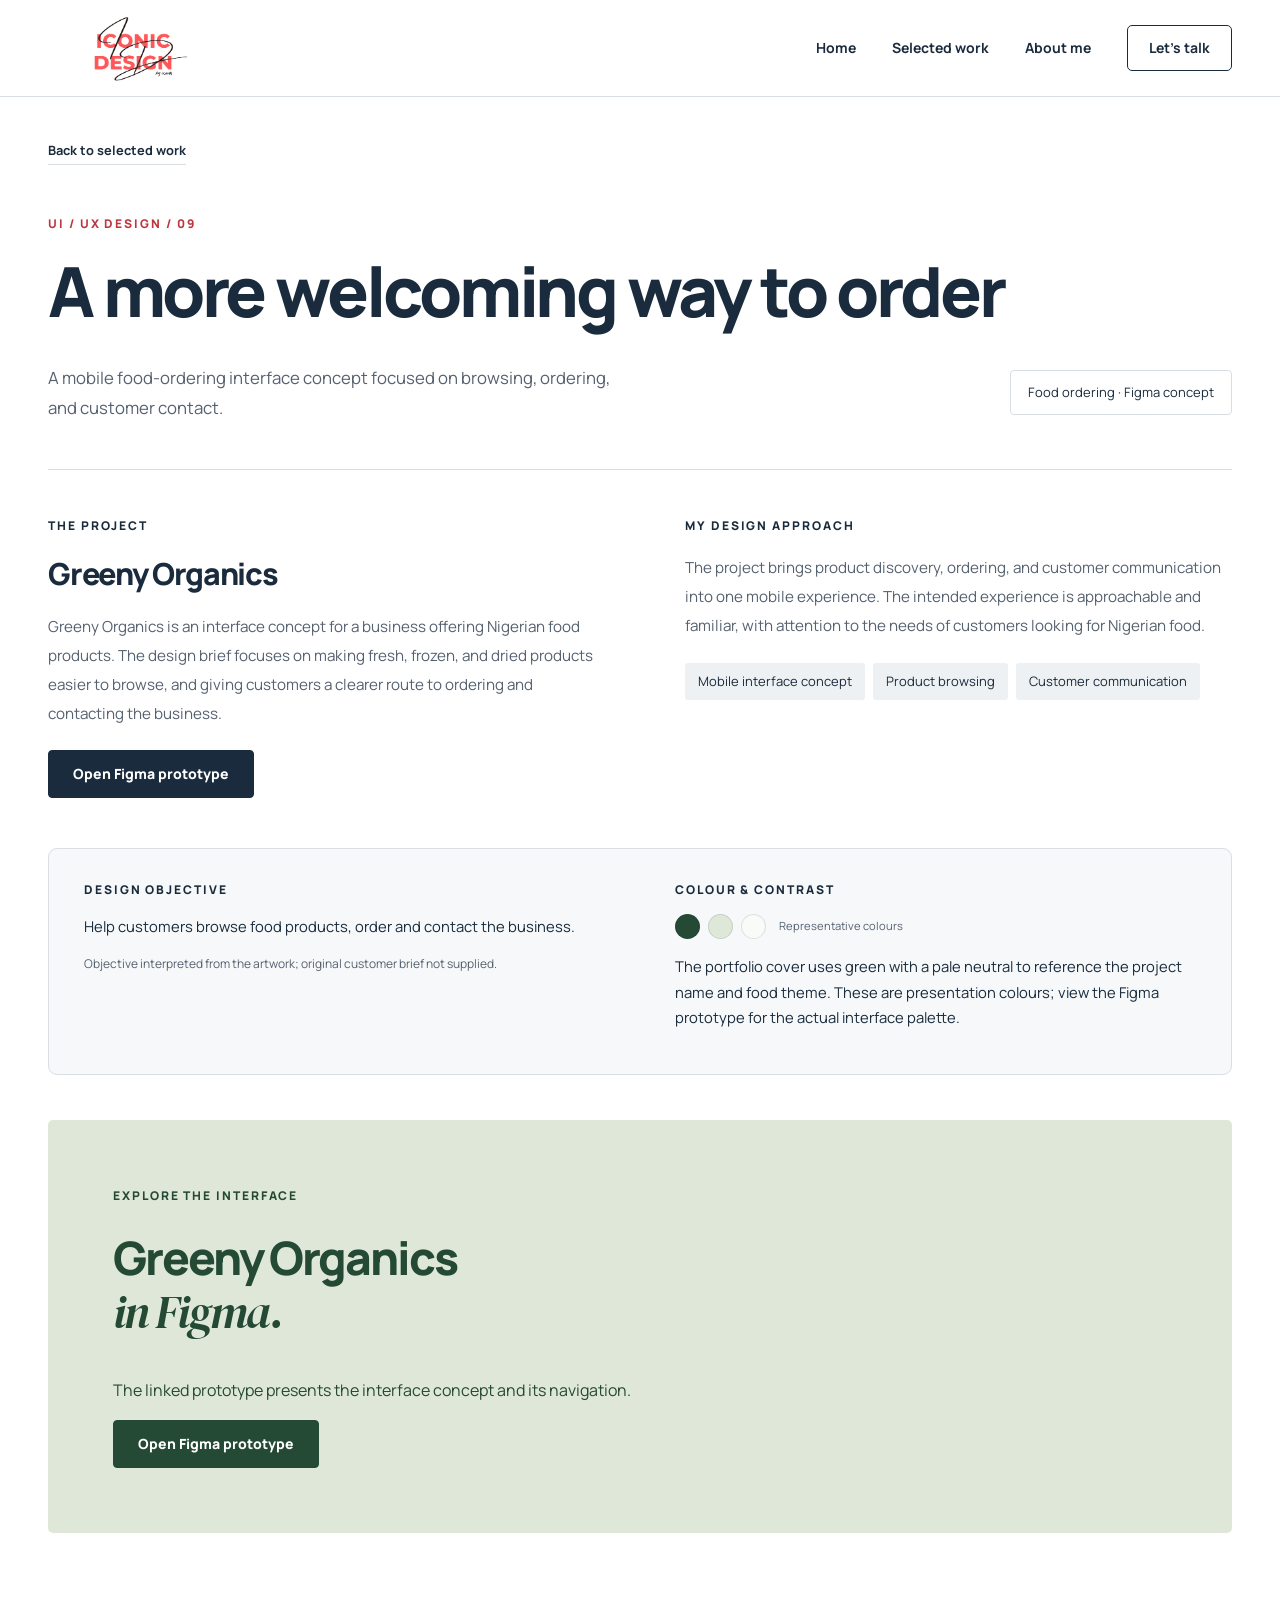
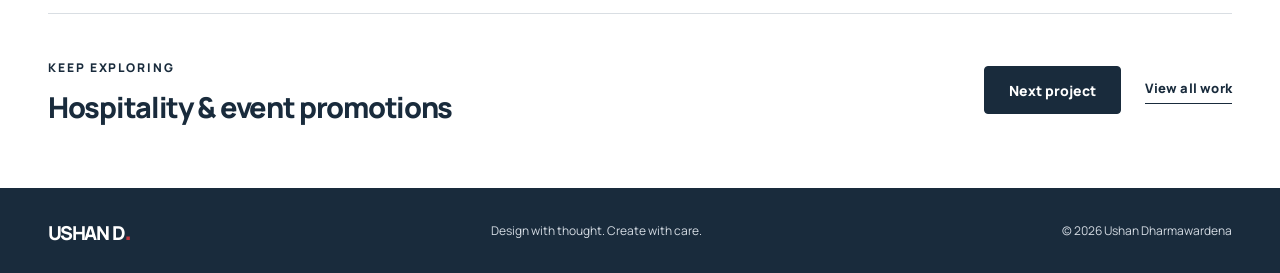
<file: projects/greeny-organics.html>
<!doctype html>
<html lang="en"><head><meta charset="utf-8"><meta name="viewport" content="width=device-width,initial-scale=1">
<title>Greeny Organics — Ushan Dharmawardena</title><meta name="description" content="A mobile food-ordering interface concept focused on browsing, ordering, and customer contact."><meta name="theme-color" content="#142131">
<meta property="og:type" content="website"><meta property="og:title" content="Greeny Organics — Ushan Dharmawardena"><meta property="og:description" content="A mobile food-ordering interface concept focused on browsing, ordering, and customer contact.">
<link rel="icon" href="../assets/favicon.svg" type="image/svg+xml"><link rel="stylesheet" href="../assets/styles.css">
<script src="../assets/script.js" defer></script></head><body>
<a class="skip-link" href="#main">Skip to content</a><header class="site-header"><div class="shell header-inner">
<a class="wordmark" href="../index.html" aria-label="Iconic Design by Ushan — home"><img class="brand-logo" src="../assets/images/iconic-logo.png" alt="Iconic Design by Ushan" width="500" height="239"></a>
<button class="menu-toggle" aria-expanded="false" aria-controls="main-nav" hidden>Menu <span aria-hidden="true">☰</span></button>
<nav id="main-nav" aria-label="Main navigation"><a href="../index.html">Home</a><a href="../index.html#work">Selected work</a><a href="../index.html#about">About me</a><a class="nav-contact" href="../index.html#contact">Let’s talk</a></nav>
</div></header>
<main id="main"><section class="project-intro shell"><a class="back-link" href="../index.html#work">Back to selected work</a><p class="eyebrow">UI / UX DESIGN / 09</p><h1>A more welcoming way to order</h1><div class="project-intro-bottom"><p>A mobile food-ordering interface concept focused on browsing, ordering, and customer contact.</p><span class="project-tag">Food ordering · Figma concept</span></div></section>
<section class="project-details shell" aria-label="Project overview"><div><p class="eyebrow">THE PROJECT</p><h2>Greeny Organics</h2><p>Greeny Organics is an interface concept for a business offering Nigerian food products. The design brief focuses on making fresh, frozen, and dried products easier to browse, and giving customers a clearer route to ordering and contacting the business.</p><a class="button" href="https://www.figma.com/proto/Ojb77mKThP4wLPs4dydDgG/Untitled?node-id=2-34438&amp;page-id=2%3A26825&amp;starting-point-node-id=2%3A34438&amp;scaling=min-zoom&amp;content-scaling=fixed" target="_blank" rel="noopener noreferrer">Open Figma prototype<span class="sr-only"> (opens in a new tab)</span></a></div><div><p class="eyebrow">MY DESIGN APPROACH</p><p>The project brings product discovery, ordering, and customer communication into one mobile experience. The intended experience is approachable and familiar, with attention to the needs of customers looking for Nigerian food.</p><ul class="detail-tags"><li>Mobile interface concept</li><li>Product browsing</li><li>Customer communication</li></ul></div></section>
<section class="design-rationale shell" aria-label="Design rationale"><div><p class="eyebrow">DESIGN OBJECTIVE</p><p>Help customers browse food products, order and contact the business.</p><p class="brief-note">Objective interpreted from the artwork; original customer brief not supplied.</p></div><div><p class="eyebrow">COLOUR &amp; CONTRAST</p><div class="palette" aria-label="Representative palette"><span style="--swatch:#244934" aria-label="#244934"></span><span style="--swatch:#dfe8d8" aria-label="#dfe8d8"></span><span style="--swatch:#fafaf8" aria-label="#fafaf8"></span><small>Representative colours</small></div><p>The portfolio cover uses green with a pale neutral to reference the project name and food theme. These are presentation colours; view the Figma prototype for the actual interface palette.</p></div></section>
<section class="project-gallery shell gallery-text" aria-label="Project artwork"><div class="prototype-panel"><p class="eyebrow">EXPLORE THE INTERFACE</p><h2>Greeny Organics<br><em>in Figma.</em></h2><p>The linked prototype presents the interface concept and its navigation.</p><a class="button" href="https://www.figma.com/proto/Ojb77mKThP4wLPs4dydDgG/Untitled?node-id=2-34438&amp;page-id=2%3A26825&amp;starting-point-node-id=2%3A34438&amp;scaling=min-zoom&amp;content-scaling=fixed" target="_blank" rel="noopener noreferrer">Open Figma prototype<span class="sr-only"> (opens in a new tab)</span></a></div></section>
<section class="next-project shell"><div><p class="eyebrow">KEEP EXPLORING</p><h2>Hospitality & event promotions</h2></div><a class="button" href="hospitality-promotions.html">Next project</a><a class="text-link" href="../index.html#work">View all work</a></section>
</main><dialog class="lightbox" aria-label="Enlarged project image"><button class="lightbox-close" aria-label="Close enlarged image">Close <span aria-hidden="true">×</span></button><img alt=""><p class="lightbox-caption"></p><a class="lightbox-original" target="_blank" rel="noopener noreferrer">Open full image<span class="sr-only"> in a new tab</span></a></dialog>
<footer class="site-footer"><div class="shell footer-inner"><a class="wordmark" href="../index.html">USHAN D<span>.</span></a><p>Design with thought. Create with care.</p><span>© <span data-year>2026</span> Ushan Dharmawardena</span></div></footer></body></html>
</file>
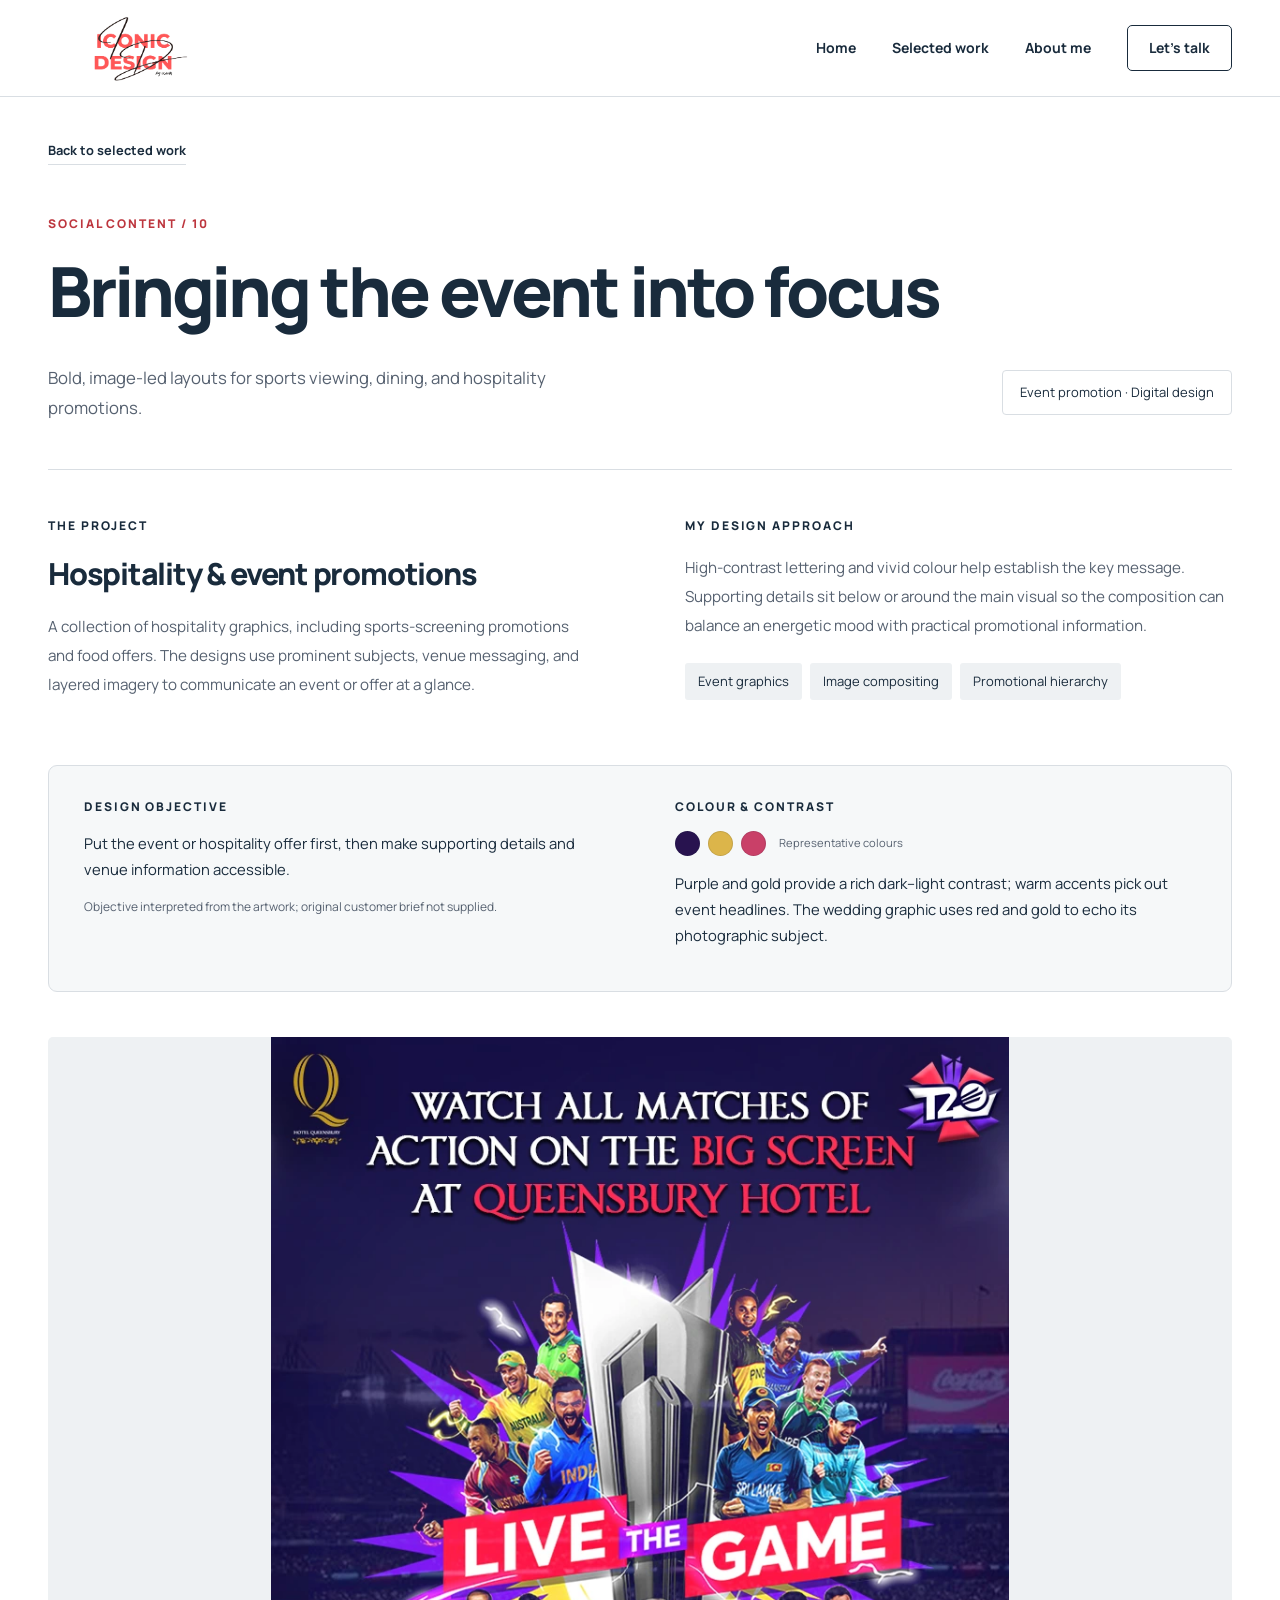
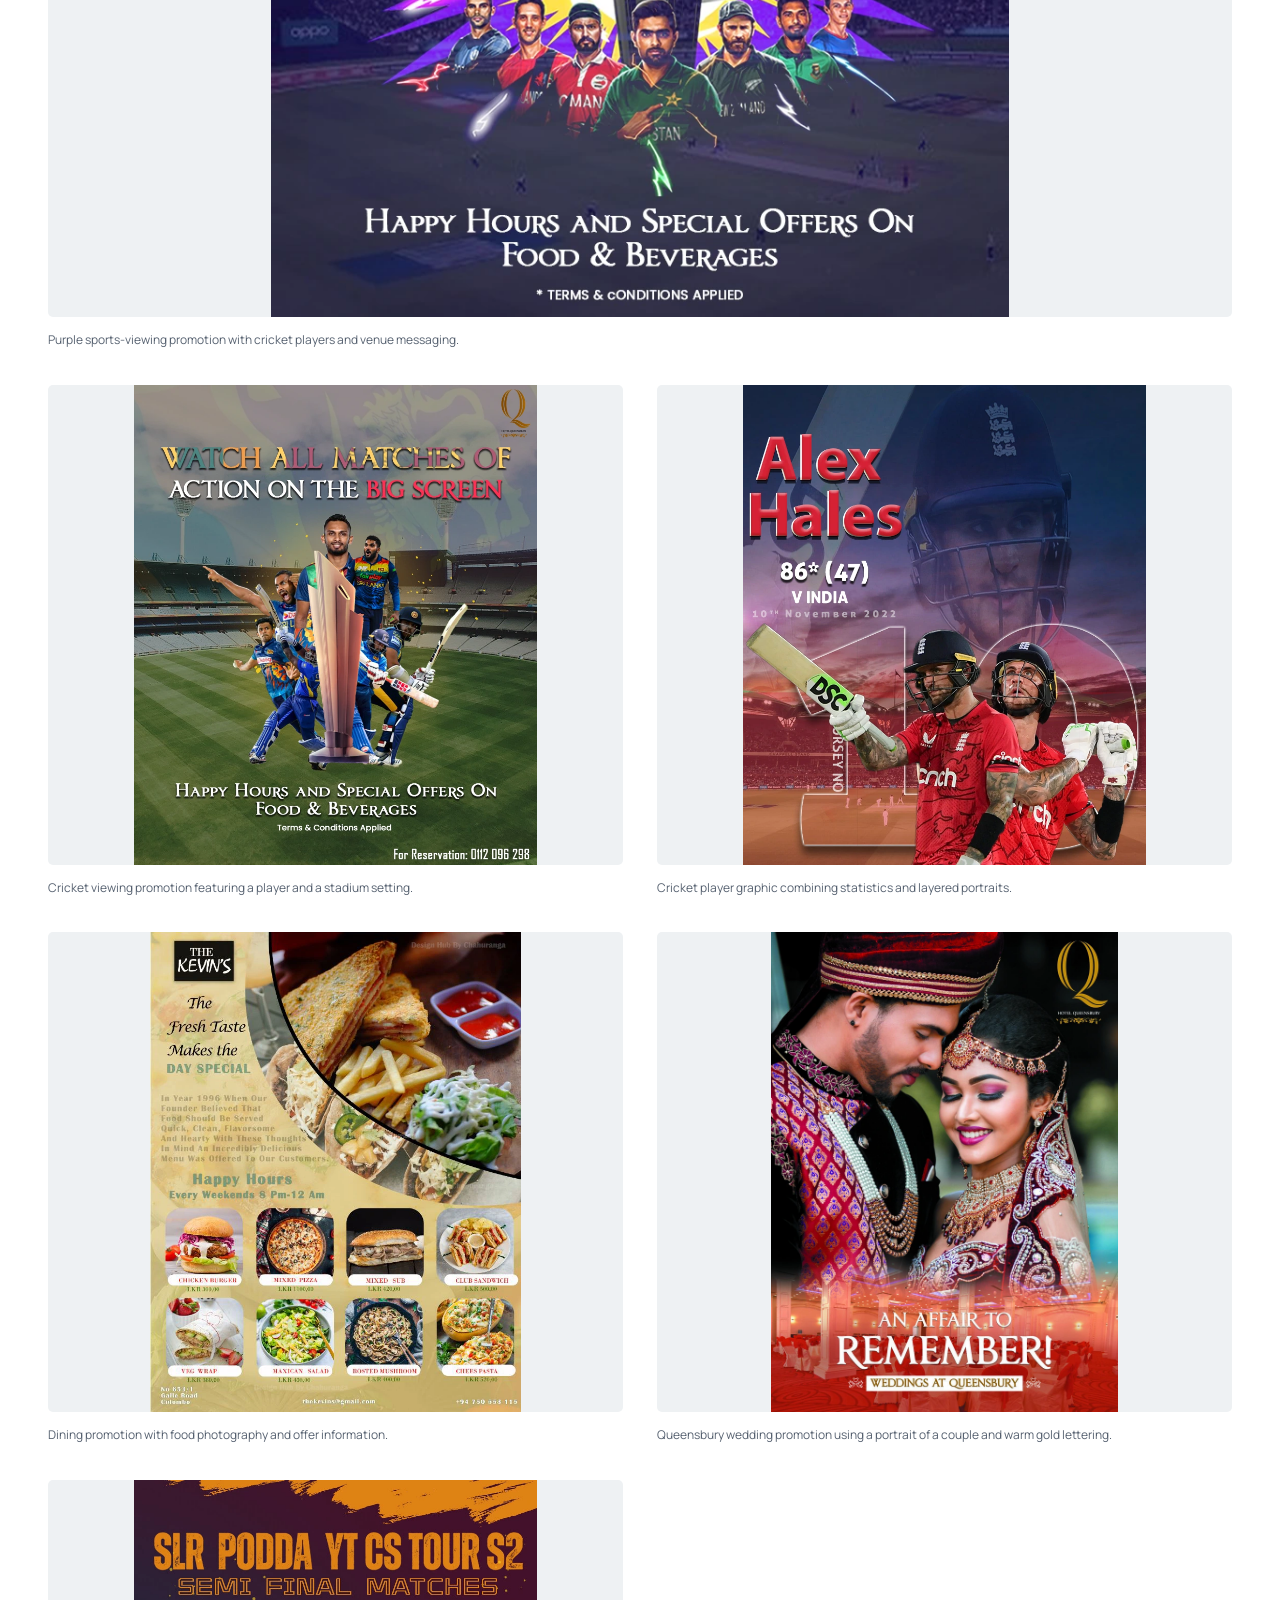
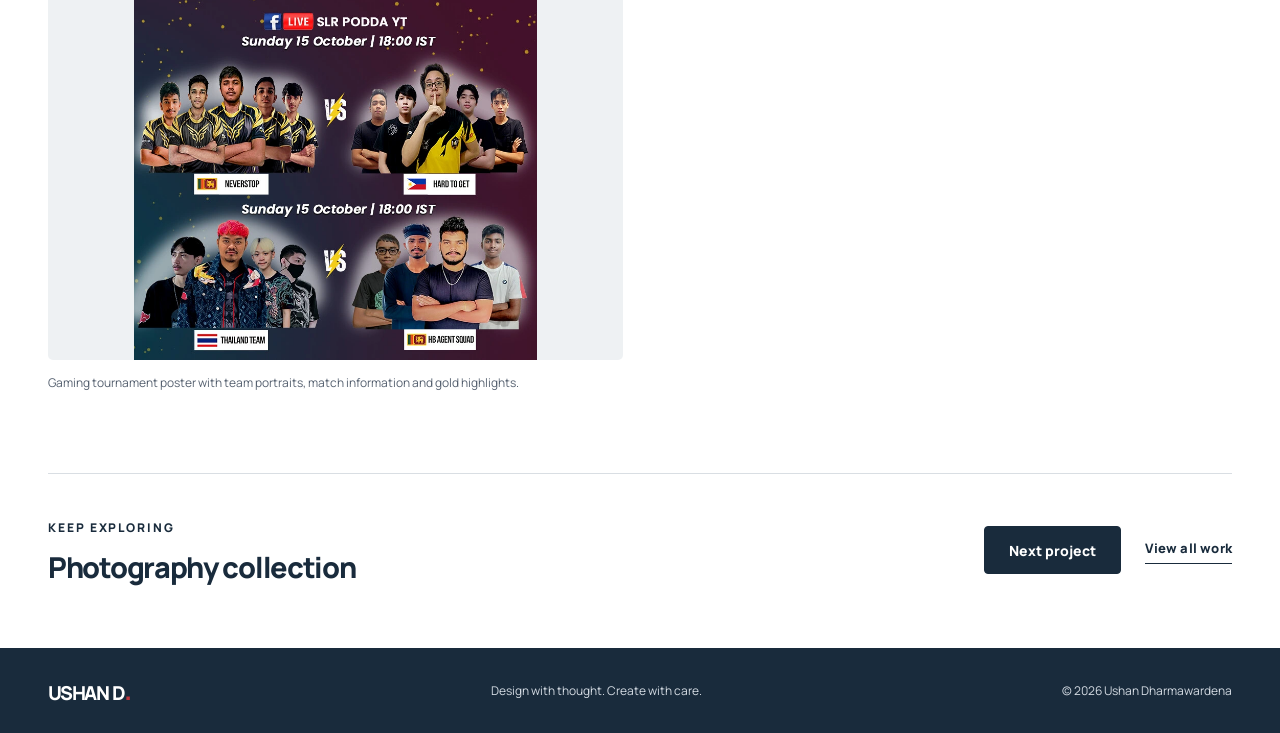
<file: projects/hospitality-promotions.html>
<!doctype html>
<html lang="en"><head><meta charset="utf-8"><meta name="viewport" content="width=device-width,initial-scale=1">
<title>Hospitality &amp; event promotions — Ushan Dharmawardena</title><meta name="description" content="Bold, image-led layouts for sports viewing, dining, and hospitality promotions."><meta name="theme-color" content="#142131">
<meta property="og:type" content="website"><meta property="og:title" content="Hospitality &amp; event promotions — Ushan Dharmawardena"><meta property="og:description" content="Bold, image-led layouts for sports viewing, dining, and hospitality promotions.">
<link rel="icon" href="../assets/favicon.svg" type="image/svg+xml"><link rel="stylesheet" href="../assets/styles.css">
<script src="../assets/script.js" defer></script></head><body>
<a class="skip-link" href="#main">Skip to content</a><header class="site-header"><div class="shell header-inner">
<a class="wordmark" href="../index.html" aria-label="Iconic Design by Ushan — home"><img class="brand-logo" src="../assets/images/iconic-logo.png" alt="Iconic Design by Ushan" width="500" height="239"></a>
<button class="menu-toggle" aria-expanded="false" aria-controls="main-nav" hidden>Menu <span aria-hidden="true">☰</span></button>
<nav id="main-nav" aria-label="Main navigation"><a href="../index.html">Home</a><a href="../index.html#work">Selected work</a><a href="../index.html#about">About me</a><a class="nav-contact" href="../index.html#contact">Let’s talk</a></nav>
</div></header>
<main id="main"><section class="project-intro shell"><a class="back-link" href="../index.html#work">Back to selected work</a><p class="eyebrow">SOCIAL CONTENT / 10</p><h1>Bringing the event into focus</h1><div class="project-intro-bottom"><p>Bold, image-led layouts for sports viewing, dining, and hospitality promotions.</p><span class="project-tag">Event promotion · Digital design</span></div></section>
<section class="project-details shell" aria-label="Project overview"><div><p class="eyebrow">THE PROJECT</p><h2>Hospitality & event promotions</h2><p>A collection of hospitality graphics, including sports-screening promotions and food offers. The designs use prominent subjects, venue messaging, and layered imagery to communicate an event or offer at a glance.</p></div><div><p class="eyebrow">MY DESIGN APPROACH</p><p>High-contrast lettering and vivid colour help establish the key message. Supporting details sit below or around the main visual so the composition can balance an energetic mood with practical promotional information.</p><ul class="detail-tags"><li>Event graphics</li><li>Image compositing</li><li>Promotional hierarchy</li></ul></div></section>
<section class="design-rationale shell" aria-label="Design rationale"><div><p class="eyebrow">DESIGN OBJECTIVE</p><p>Put the event or hospitality offer first, then make supporting details and venue information accessible.</p><p class="brief-note">Objective interpreted from the artwork; original customer brief not supplied.</p></div><div><p class="eyebrow">COLOUR &amp; CONTRAST</p><div class="palette" aria-label="Representative palette"><span style="--swatch:#28134f" aria-label="#28134f"></span><span style="--swatch:#dcb54a" aria-label="#dcb54a"></span><span style="--swatch:#c94068" aria-label="#c94068"></span><small>Representative colours</small></div><p>Purple and gold provide a rich dark–light contrast; warm accents pick out event headlines. The wedding graphic uses red and gold to echo its photographic subject.</p></div></section>
<section class="project-gallery shell gallery-standard" aria-label="Project artwork"><figure><a class="artwork-link" href="../assets/images/hospitality-game.webp" data-lightbox aria-label="Enlarge: Purple sports-viewing promotion with cricket players and venue messaging."><img src="../assets/images/hospitality-game.webp" width="788" height="940" alt="Purple sports-viewing promotion with cricket players and venue messaging." class="" loading="lazy" decoding="async"></a><figcaption>Purple sports-viewing promotion with cricket players and venue messaging.</figcaption></figure><figure><a class="artwork-link" href="../assets/images/hospitality-cricket.webp" data-lightbox aria-label="Enlarge: Cricket viewing promotion featuring a player and a stadium setting."><img src="../assets/images/hospitality-cricket.webp" width="788" height="940" alt="Cricket viewing promotion featuring a player and a stadium setting." class="" loading="lazy" decoding="async"></a><figcaption>Cricket viewing promotion featuring a player and a stadium setting.</figcaption></figure><figure><a class="artwork-link" href="../assets/images/hospitality-player.webp" data-lightbox aria-label="Enlarge: Cricket player graphic combining statistics and layered portraits."><img src="../assets/images/hospitality-player.webp" width="788" height="940" alt="Cricket player graphic combining statistics and layered portraits." class="" loading="lazy" decoding="async"></a><figcaption>Cricket player graphic combining statistics and layered portraits.</figcaption></figure><figure><a class="artwork-link" href="../assets/images/hospitality-dining.webp" data-lightbox aria-label="Enlarge: Dining promotion with food photography and offer information."><img src="../assets/images/hospitality-dining.webp" width="688" height="891" alt="Dining promotion with food photography and offer information." class="" loading="lazy" decoding="async"></a><figcaption>Dining promotion with food photography and offer information.</figcaption></figure><figure><a class="artwork-link" href="../assets/images/hotel-wedding.webp" data-lightbox aria-label="Enlarge: Queensbury wedding promotion using a portrait of a couple and warm gold lettering."><img src="../assets/images/hotel-wedding.webp" width="740" height="1024" alt="Queensbury wedding promotion using a portrait of a couple and warm gold lettering." class="" loading="lazy" decoding="async"></a><figcaption>Queensbury wedding promotion using a portrait of a couple and warm gold lettering.</figcaption></figure><figure><a class="artwork-link" href="../assets/images/gaming-event.webp" data-lightbox aria-label="Enlarge: Gaming tournament poster with team portraits, match information and gold highlights."><img src="../assets/images/gaming-event.webp" width="788" height="940" alt="Gaming tournament poster with team portraits, match information and gold highlights." class="" loading="lazy" decoding="async"></a><figcaption>Gaming tournament poster with team portraits, match information and gold highlights.</figcaption></figure></section>
<section class="next-project shell"><div><p class="eyebrow">KEEP EXPLORING</p><h2>Photography collection</h2></div><a class="button" href="photography.html">Next project</a><a class="text-link" href="../index.html#work">View all work</a></section>
</main><dialog class="lightbox" aria-label="Enlarged project image"><button class="lightbox-close" aria-label="Close enlarged image">Close <span aria-hidden="true">×</span></button><img alt=""><p class="lightbox-caption"></p><a class="lightbox-original" target="_blank" rel="noopener noreferrer">Open full image<span class="sr-only"> in a new tab</span></a></dialog>
<footer class="site-footer"><div class="shell footer-inner"><a class="wordmark" href="../index.html">USHAN D<span>.</span></a><p>Design with thought. Create with care.</p><span>© <span data-year>2026</span> Ushan Dharmawardena</span></div></footer></body></html>
</file>
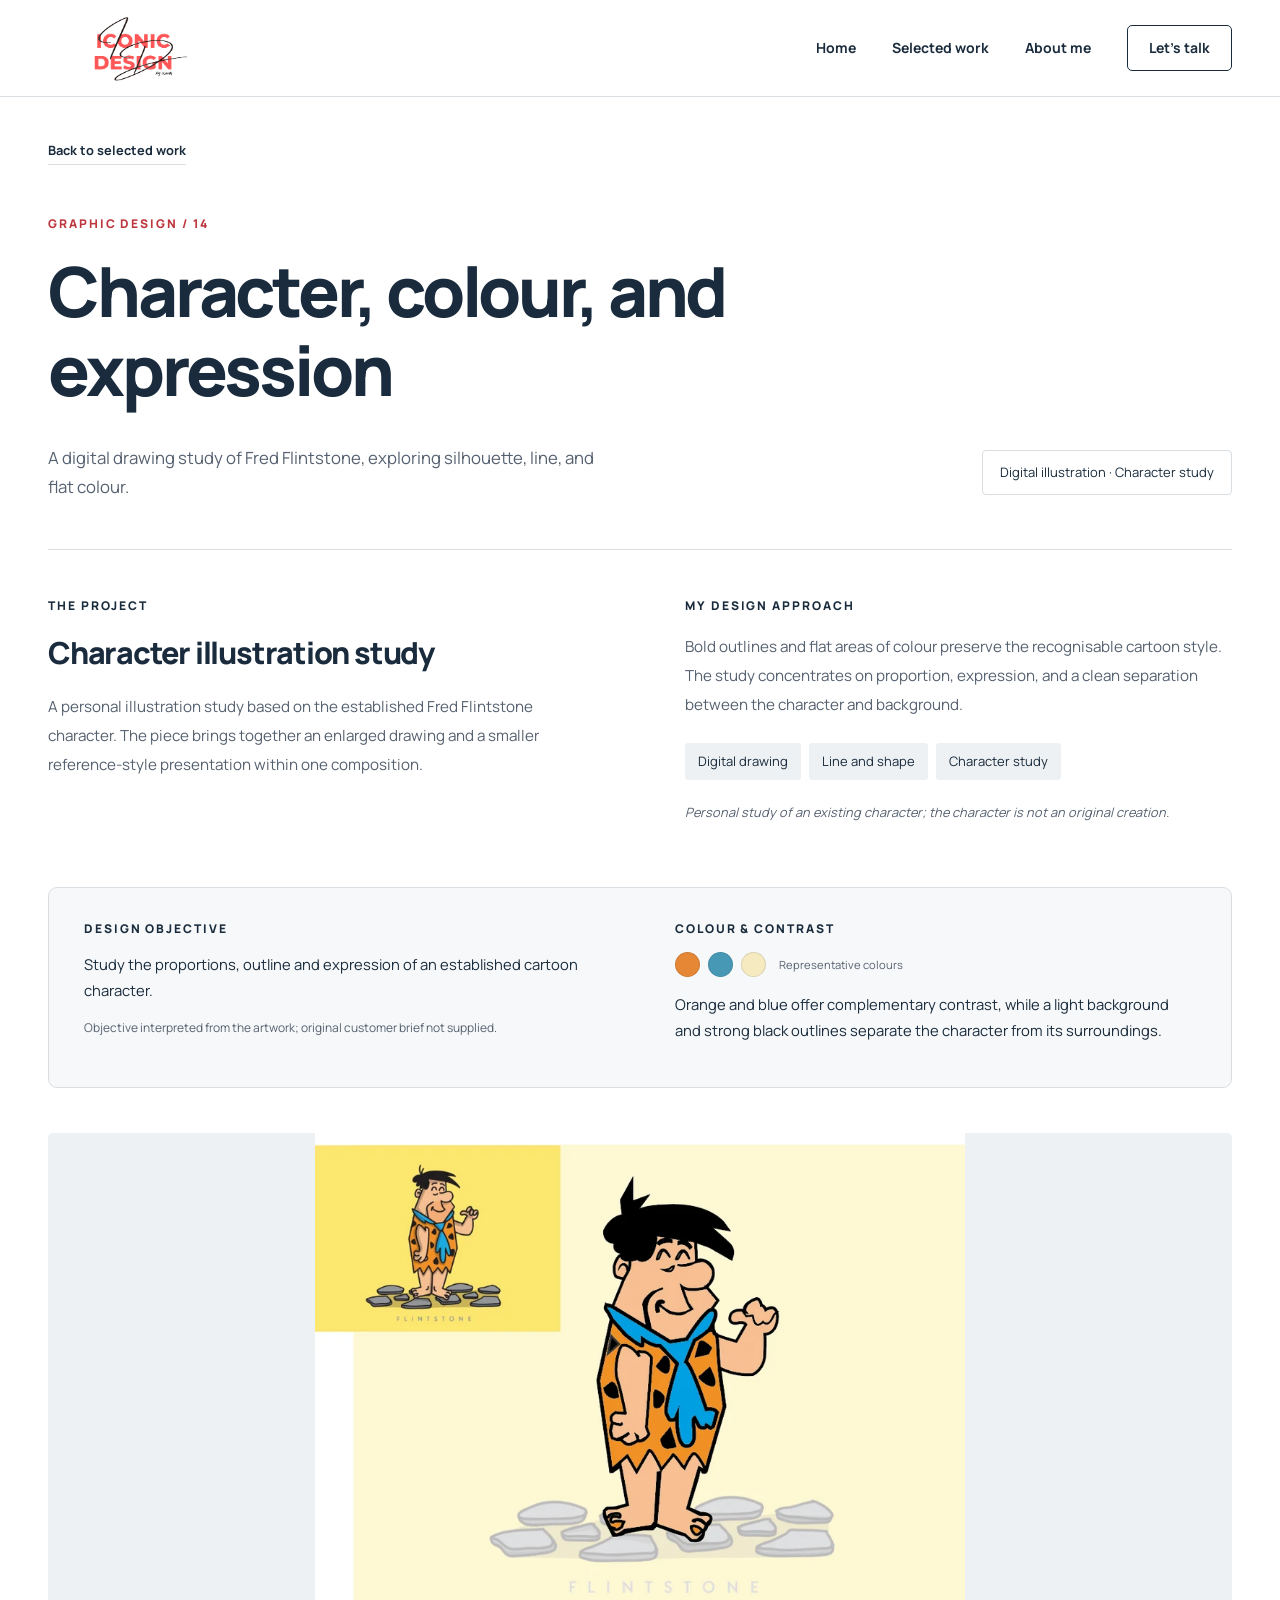
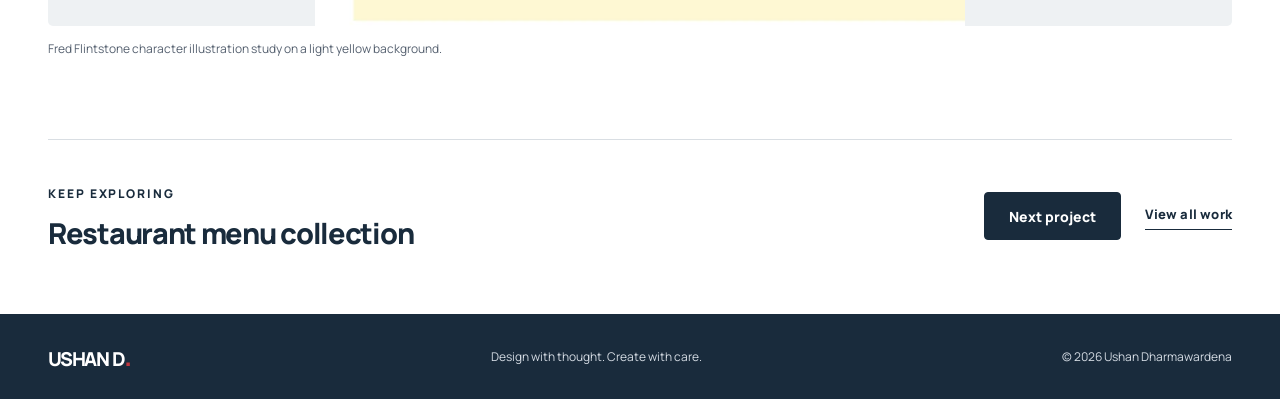
<file: projects/illustration.html>
<!doctype html>
<html lang="en"><head><meta charset="utf-8"><meta name="viewport" content="width=device-width,initial-scale=1">
<title>Character illustration study — Ushan Dharmawardena</title><meta name="description" content="A digital drawing study of Fred Flintstone, exploring silhouette, line, and flat colour."><meta name="theme-color" content="#142131">
<meta property="og:type" content="website"><meta property="og:title" content="Character illustration study — Ushan Dharmawardena"><meta property="og:description" content="A digital drawing study of Fred Flintstone, exploring silhouette, line, and flat colour.">
<link rel="icon" href="../assets/favicon.svg" type="image/svg+xml"><link rel="stylesheet" href="../assets/styles.css">
<script src="../assets/script.js" defer></script></head><body>
<a class="skip-link" href="#main">Skip to content</a><header class="site-header"><div class="shell header-inner">
<a class="wordmark" href="../index.html" aria-label="Iconic Design by Ushan — home"><img class="brand-logo" src="../assets/images/iconic-logo.png" alt="Iconic Design by Ushan" width="500" height="239"></a>
<button class="menu-toggle" aria-expanded="false" aria-controls="main-nav" hidden>Menu <span aria-hidden="true">☰</span></button>
<nav id="main-nav" aria-label="Main navigation"><a href="../index.html">Home</a><a href="../index.html#work">Selected work</a><a href="../index.html#about">About me</a><a class="nav-contact" href="../index.html#contact">Let’s talk</a></nav>
</div></header>
<main id="main"><section class="project-intro shell"><a class="back-link" href="../index.html#work">Back to selected work</a><p class="eyebrow">GRAPHIC DESIGN / 14</p><h1>Character, colour, and expression</h1><div class="project-intro-bottom"><p>A digital drawing study of Fred Flintstone, exploring silhouette, line, and flat colour.</p><span class="project-tag">Digital illustration · Character study</span></div></section>
<section class="project-details shell" aria-label="Project overview"><div><p class="eyebrow">THE PROJECT</p><h2>Character illustration study</h2><p>A personal illustration study based on the established Fred Flintstone character. The piece brings together an enlarged drawing and a smaller reference-style presentation within one composition.</p></div><div><p class="eyebrow">MY DESIGN APPROACH</p><p>Bold outlines and flat areas of colour preserve the recognisable cartoon style. The study concentrates on proportion, expression, and a clean separation between the character and background.</p><ul class="detail-tags"><li>Digital drawing</li><li>Line and shape</li><li>Character study</li></ul><p class="project-note">Personal study of an existing character; the character is not an original creation.</p></div></section>
<section class="design-rationale shell" aria-label="Design rationale"><div><p class="eyebrow">DESIGN OBJECTIVE</p><p>Study the proportions, outline and expression of an established cartoon character.</p><p class="brief-note">Objective interpreted from the artwork; original customer brief not supplied.</p></div><div><p class="eyebrow">COLOUR &amp; CONTRAST</p><div class="palette" aria-label="Representative palette"><span style="--swatch:#e68735" aria-label="#e68735"></span><span style="--swatch:#4798b5" aria-label="#4798b5"></span><span style="--swatch:#f6eac0" aria-label="#f6eac0"></span><small>Representative colours</small></div><p>Orange and blue offer complementary contrast, while a light background and strong black outlines separate the character from its surroundings.</p></div></section>
<section class="project-gallery shell gallery-standard" aria-label="Project artwork"><figure><a class="artwork-link" href="../assets/images/illustration-fred.webp" data-lightbox aria-label="Enlarge: Fred Flintstone character illustration study on a light yellow background."><img src="../assets/images/illustration-fred-small.webp" srcset="../assets/images/illustration-fred-small.webp 900w, ../assets/images/illustration-fred.webp 999w" sizes="(max-width: 700px) 92vw, 650px" width="999" height="757" alt="Fred Flintstone character illustration study on a light yellow background." class="" loading="lazy" decoding="async"></a><figcaption>Fred Flintstone character illustration study on a light yellow background.</figcaption></figure></section>
<section class="next-project shell"><div><p class="eyebrow">KEEP EXPLORING</p><h2>Restaurant menu collection</h2></div><a class="button" href="restaurant-menus.html">Next project</a><a class="text-link" href="../index.html#work">View all work</a></section>
</main><dialog class="lightbox" aria-label="Enlarged project image"><button class="lightbox-close" aria-label="Close enlarged image">Close <span aria-hidden="true">×</span></button><img alt=""><p class="lightbox-caption"></p><a class="lightbox-original" target="_blank" rel="noopener noreferrer">Open full image<span class="sr-only"> in a new tab</span></a></dialog>
<footer class="site-footer"><div class="shell footer-inner"><a class="wordmark" href="../index.html">USHAN D<span>.</span></a><p>Design with thought. Create with care.</p><span>© <span data-year>2026</span> Ushan Dharmawardena</span></div></footer></body></html>
</file>
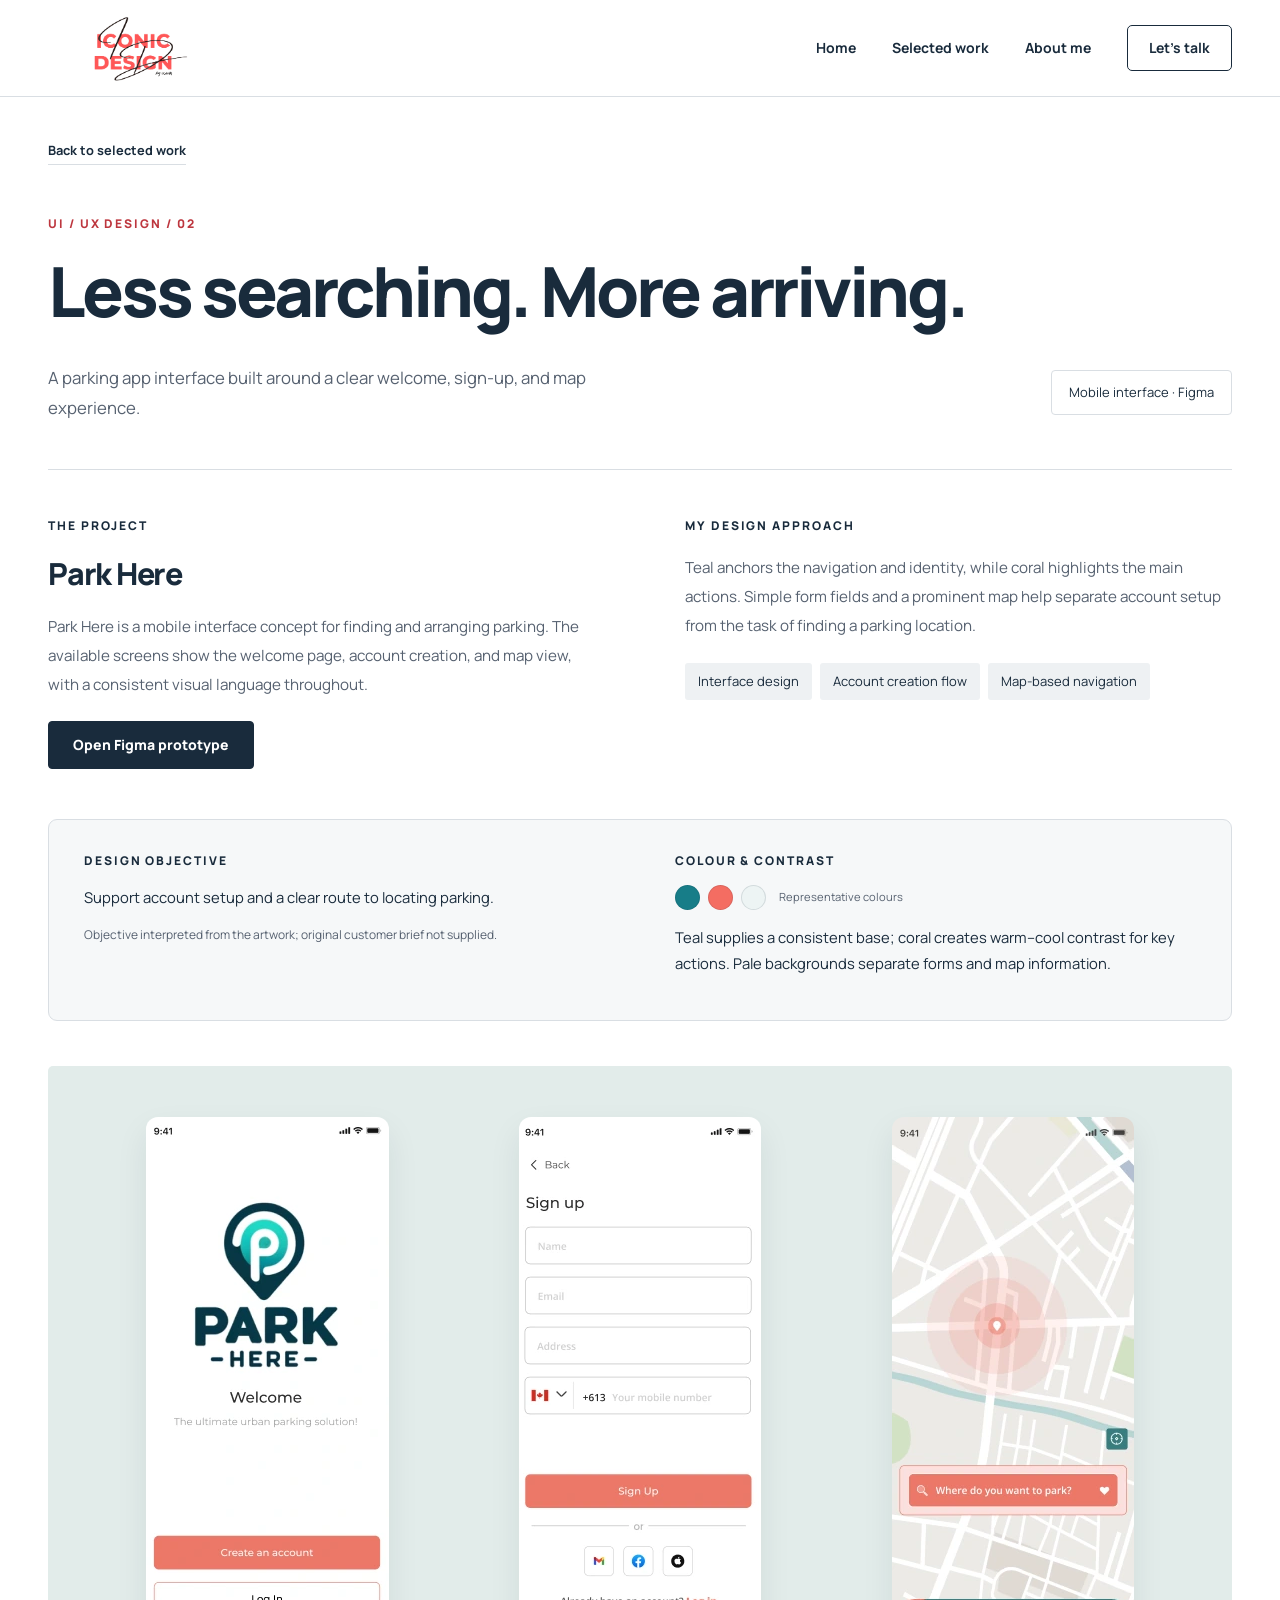
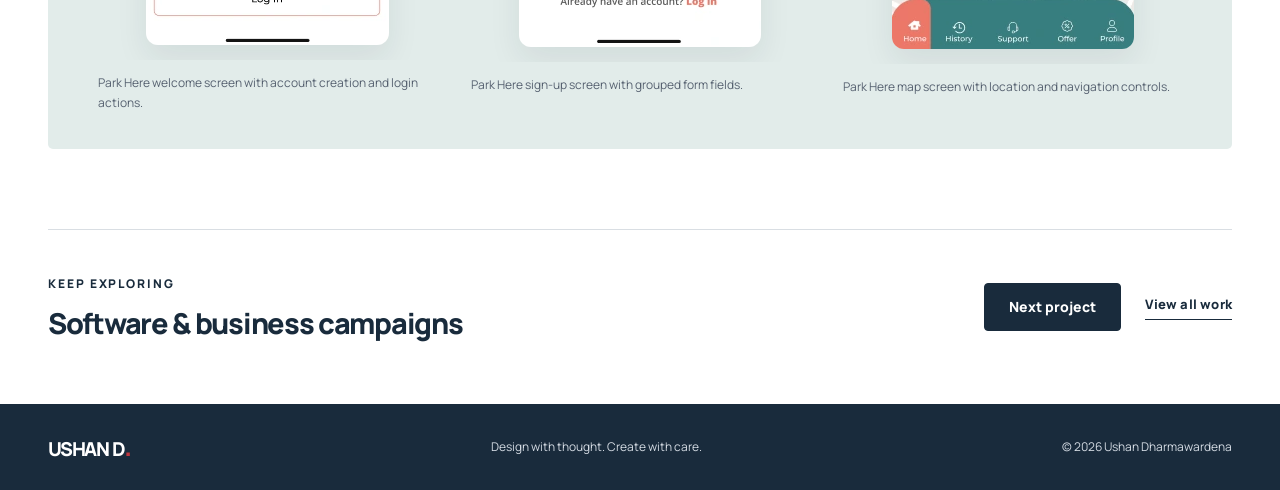
<file: projects/park-here.html>
<!doctype html>
<html lang="en"><head><meta charset="utf-8"><meta name="viewport" content="width=device-width,initial-scale=1">
<title>Park Here — Ushan Dharmawardena</title><meta name="description" content="A parking app interface built around a clear welcome, sign-up, and map experience."><meta name="theme-color" content="#142131">
<meta property="og:type" content="website"><meta property="og:title" content="Park Here — Ushan Dharmawardena"><meta property="og:description" content="A parking app interface built around a clear welcome, sign-up, and map experience.">
<link rel="icon" href="../assets/favicon.svg" type="image/svg+xml"><link rel="stylesheet" href="../assets/styles.css">
<script src="../assets/script.js" defer></script></head><body>
<a class="skip-link" href="#main">Skip to content</a><header class="site-header"><div class="shell header-inner">
<a class="wordmark" href="../index.html" aria-label="Iconic Design by Ushan — home"><img class="brand-logo" src="../assets/images/iconic-logo.png" alt="Iconic Design by Ushan" width="500" height="239"></a>
<button class="menu-toggle" aria-expanded="false" aria-controls="main-nav" hidden>Menu <span aria-hidden="true">☰</span></button>
<nav id="main-nav" aria-label="Main navigation"><a href="../index.html">Home</a><a href="../index.html#work">Selected work</a><a href="../index.html#about">About me</a><a class="nav-contact" href="../index.html#contact">Let’s talk</a></nav>
</div></header>
<main id="main"><section class="project-intro shell"><a class="back-link" href="../index.html#work">Back to selected work</a><p class="eyebrow">UI / UX DESIGN / 02</p><h1>Less searching. More arriving.</h1><div class="project-intro-bottom"><p>A parking app interface built around a clear welcome, sign-up, and map experience.</p><span class="project-tag">Mobile interface · Figma</span></div></section>
<section class="project-details shell" aria-label="Project overview"><div><p class="eyebrow">THE PROJECT</p><h2>Park Here</h2><p>Park Here is a mobile interface concept for finding and arranging parking. The available screens show the welcome page, account creation, and map view, with a consistent visual language throughout.</p><a class="button" href="https://www.figma.com/proto/fSGAbk83TgrF5D5YR1Xy30/parking-app-2?node-id=1-2512&amp;page-id=0%3A1&amp;scaling=min-zoom&amp;content-scaling=fixed" target="_blank" rel="noopener noreferrer">Open Figma prototype<span class="sr-only"> (opens in a new tab)</span></a></div><div><p class="eyebrow">MY DESIGN APPROACH</p><p>Teal anchors the navigation and identity, while coral highlights the main actions. Simple form fields and a prominent map help separate account setup from the task of finding a parking location.</p><ul class="detail-tags"><li>Interface design</li><li>Account creation flow</li><li>Map-based navigation</li></ul></div></section>
<section class="design-rationale shell" aria-label="Design rationale"><div><p class="eyebrow">DESIGN OBJECTIVE</p><p>Support account setup and a clear route to locating parking.</p><p class="brief-note">Objective interpreted from the artwork; original customer brief not supplied.</p></div><div><p class="eyebrow">COLOUR &amp; CONTRAST</p><div class="palette" aria-label="Representative palette"><span style="--swatch:#177d88" aria-label="#177d88"></span><span style="--swatch:#f46d62" aria-label="#f46d62"></span><span style="--swatch:#edf4f4" aria-label="#edf4f4"></span><small>Representative colours</small></div><p>Teal supplies a consistent base; coral creates warm–cool contrast for key actions. Pale backgrounds separate forms and map information.</p></div></section>
<section class="project-gallery shell gallery-screens" aria-label="Project artwork"><figure><a class="artwork-link" href="../assets/images/park-welcome.webp" data-lightbox aria-label="Enlarge: Park Here welcome screen with account creation and login actions."><img src="../assets/images/park-welcome.webp" width="243" height="528" alt="Park Here welcome screen with account creation and login actions." class="" loading="lazy" decoding="async"></a><figcaption>Park Here welcome screen with account creation and login actions.</figcaption></figure><figure><a class="artwork-link" href="../assets/images/park-signup.webp" data-lightbox aria-label="Enlarge: Park Here sign-up screen with grouped form fields."><img src="../assets/images/park-signup.webp" width="242" height="530" alt="Park Here sign-up screen with grouped form fields." class="" loading="lazy" decoding="async"></a><figcaption>Park Here sign-up screen with grouped form fields.</figcaption></figure><figure><a class="artwork-link" href="../assets/images/park-map.webp" data-lightbox aria-label="Enlarge: Park Here map screen with location and navigation controls."><img src="../assets/images/park-map.webp" width="242" height="532" alt="Park Here map screen with location and navigation controls." class="" loading="lazy" decoding="async"></a><figcaption>Park Here map screen with location and navigation controls.</figcaption></figure></section>
<section class="next-project shell"><div><p class="eyebrow">KEEP EXPLORING</p><h2>Software & business campaigns</h2></div><a class="button" href="software-campaigns.html">Next project</a><a class="text-link" href="../index.html#work">View all work</a></section>
</main><dialog class="lightbox" aria-label="Enlarged project image"><button class="lightbox-close" aria-label="Close enlarged image">Close <span aria-hidden="true">×</span></button><img alt=""><p class="lightbox-caption"></p><a class="lightbox-original" target="_blank" rel="noopener noreferrer">Open full image<span class="sr-only"> in a new tab</span></a></dialog>
<footer class="site-footer"><div class="shell footer-inner"><a class="wordmark" href="../index.html">USHAN D<span>.</span></a><p>Design with thought. Create with care.</p><span>© <span data-year>2026</span> Ushan Dharmawardena</span></div></footer></body></html>
</file>
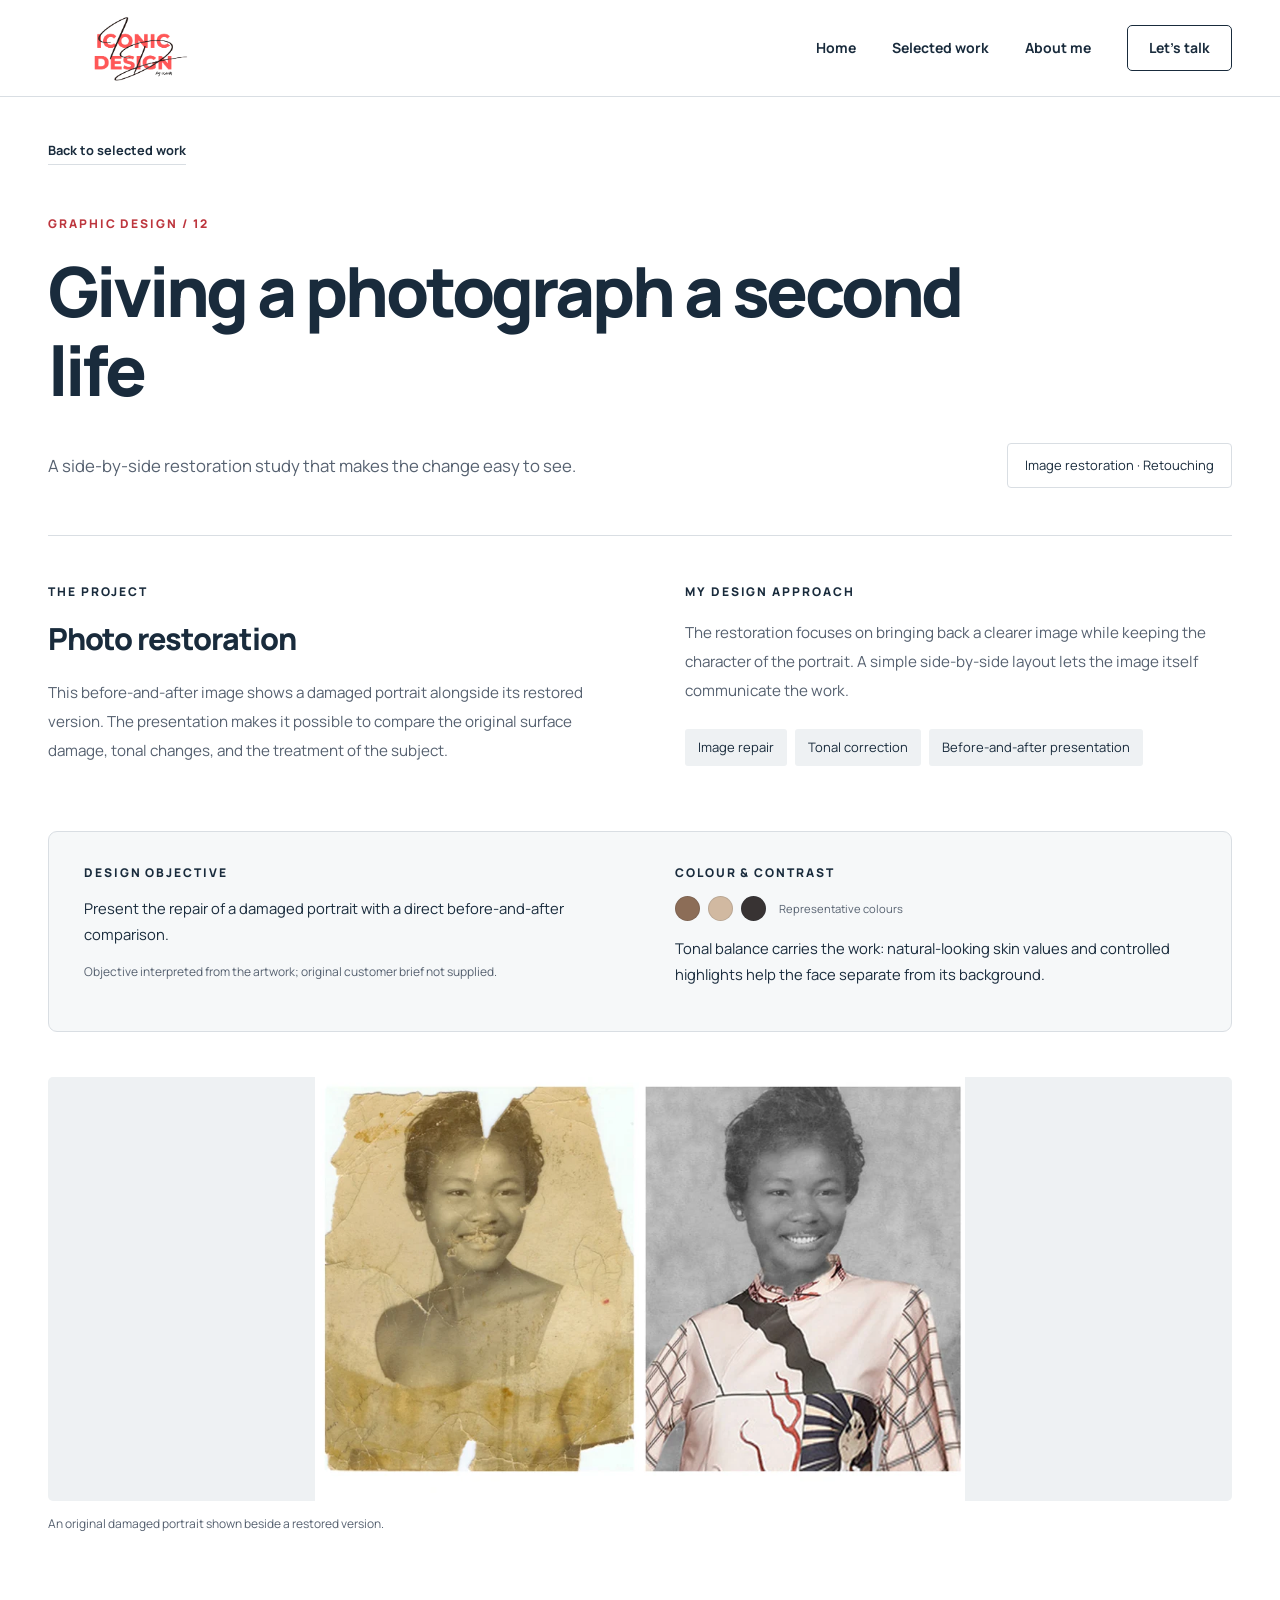
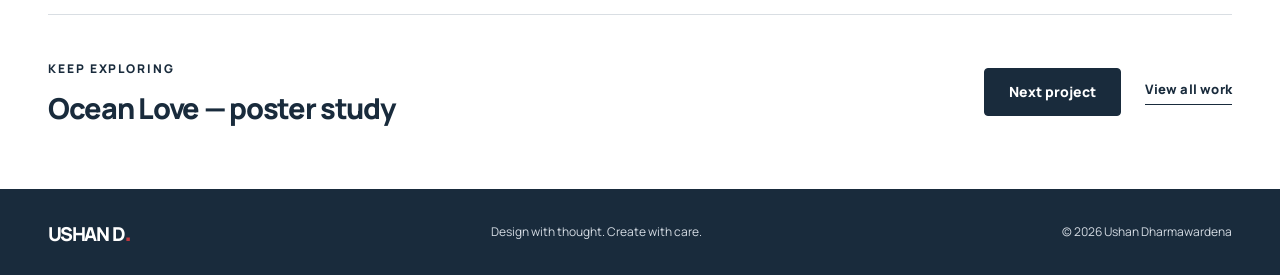
<file: projects/photo-restoration.html>
<!doctype html>
<html lang="en"><head><meta charset="utf-8"><meta name="viewport" content="width=device-width,initial-scale=1">
<title>Photo restoration — Ushan Dharmawardena</title><meta name="description" content="A side-by-side restoration study that makes the change easy to see."><meta name="theme-color" content="#142131">
<meta property="og:type" content="website"><meta property="og:title" content="Photo restoration — Ushan Dharmawardena"><meta property="og:description" content="A side-by-side restoration study that makes the change easy to see.">
<link rel="icon" href="../assets/favicon.svg" type="image/svg+xml"><link rel="stylesheet" href="../assets/styles.css">
<script src="../assets/script.js" defer></script></head><body>
<a class="skip-link" href="#main">Skip to content</a><header class="site-header"><div class="shell header-inner">
<a class="wordmark" href="../index.html" aria-label="Iconic Design by Ushan — home"><img class="brand-logo" src="../assets/images/iconic-logo.png" alt="Iconic Design by Ushan" width="500" height="239"></a>
<button class="menu-toggle" aria-expanded="false" aria-controls="main-nav" hidden>Menu <span aria-hidden="true">☰</span></button>
<nav id="main-nav" aria-label="Main navigation"><a href="../index.html">Home</a><a href="../index.html#work">Selected work</a><a href="../index.html#about">About me</a><a class="nav-contact" href="../index.html#contact">Let’s talk</a></nav>
</div></header>
<main id="main"><section class="project-intro shell"><a class="back-link" href="../index.html#work">Back to selected work</a><p class="eyebrow">GRAPHIC DESIGN / 12</p><h1>Giving a photograph a second life</h1><div class="project-intro-bottom"><p>A side-by-side restoration study that makes the change easy to see.</p><span class="project-tag">Image restoration · Retouching</span></div></section>
<section class="project-details shell" aria-label="Project overview"><div><p class="eyebrow">THE PROJECT</p><h2>Photo restoration</h2><p>This before-and-after image shows a damaged portrait alongside its restored version. The presentation makes it possible to compare the original surface damage, tonal changes, and the treatment of the subject.</p></div><div><p class="eyebrow">MY DESIGN APPROACH</p><p>The restoration focuses on bringing back a clearer image while keeping the character of the portrait. A simple side-by-side layout lets the image itself communicate the work.</p><ul class="detail-tags"><li>Image repair</li><li>Tonal correction</li><li>Before-and-after presentation</li></ul></div></section>
<section class="design-rationale shell" aria-label="Design rationale"><div><p class="eyebrow">DESIGN OBJECTIVE</p><p>Present the repair of a damaged portrait with a direct before-and-after comparison.</p><p class="brief-note">Objective interpreted from the artwork; original customer brief not supplied.</p></div><div><p class="eyebrow">COLOUR &amp; CONTRAST</p><div class="palette" aria-label="Representative palette"><span style="--swatch:#8c6d57" aria-label="#8c6d57"></span><span style="--swatch:#d1b9a1" aria-label="#d1b9a1"></span><span style="--swatch:#383333" aria-label="#383333"></span><small>Representative colours</small></div><p>Tonal balance carries the work: natural-looking skin values and controlled highlights help the face separate from its background.</p></div></section>
<section class="project-gallery shell gallery-standard" aria-label="Project artwork"><figure><a class="artwork-link" href="../assets/images/restoration.webp" data-lightbox aria-label="Enlarge: An original damaged portrait shown beside a restored version."><img src="../assets/images/restoration-small.webp" srcset="../assets/images/restoration-small.webp 900w, ../assets/images/restoration.webp 2600w" sizes="(max-width: 700px) 92vw, 650px" width="2600" height="1697" alt="An original damaged portrait shown beside a restored version." class="" loading="lazy" decoding="async"></a><figcaption>An original damaged portrait shown beside a restored version.</figcaption></figure></section>
<section class="next-project shell"><div><p class="eyebrow">KEEP EXPLORING</p><h2>Ocean Love — poster study</h2></div><a class="button" href="film-poster.html">Next project</a><a class="text-link" href="../index.html#work">View all work</a></section>
</main><dialog class="lightbox" aria-label="Enlarged project image"><button class="lightbox-close" aria-label="Close enlarged image">Close <span aria-hidden="true">×</span></button><img alt=""><p class="lightbox-caption"></p><a class="lightbox-original" target="_blank" rel="noopener noreferrer">Open full image<span class="sr-only"> in a new tab</span></a></dialog>
<footer class="site-footer"><div class="shell footer-inner"><a class="wordmark" href="../index.html">USHAN D<span>.</span></a><p>Design with thought. Create with care.</p><span>© <span data-year>2026</span> Ushan Dharmawardena</span></div></footer></body></html>
</file>
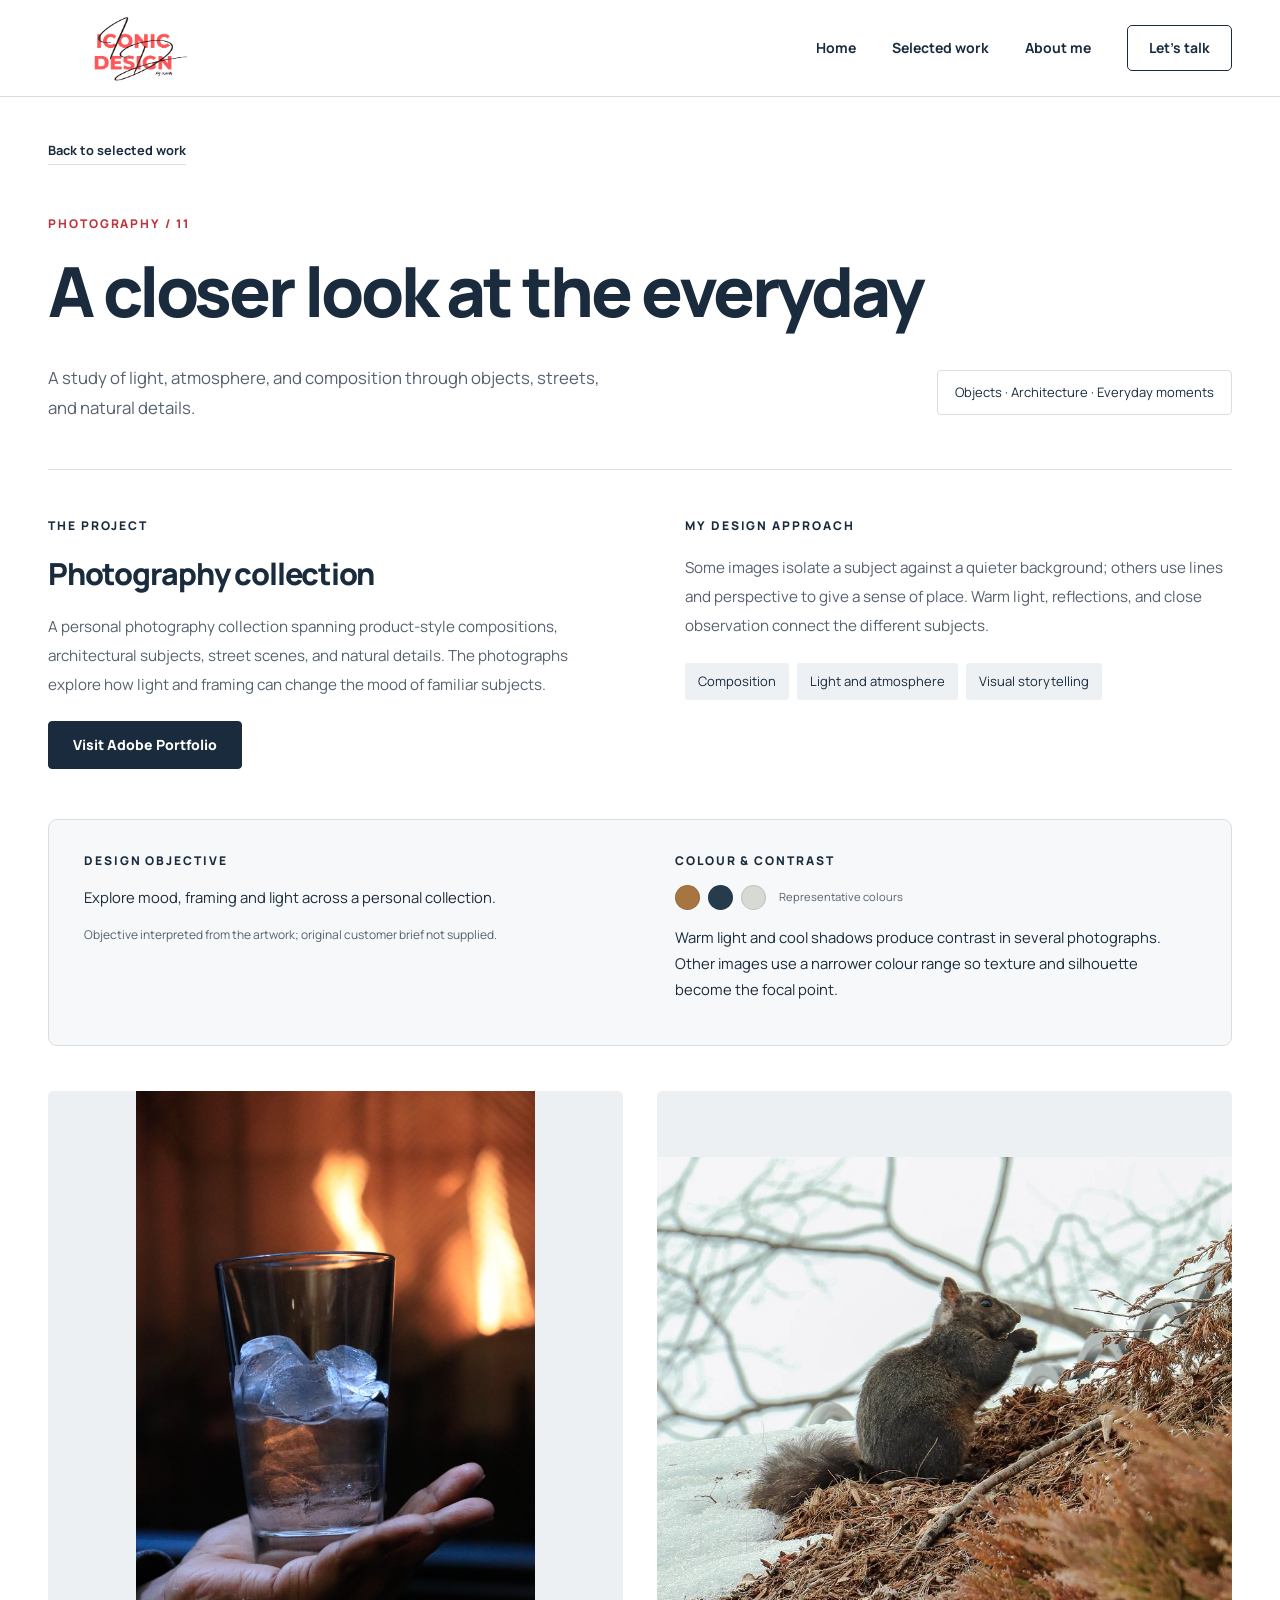
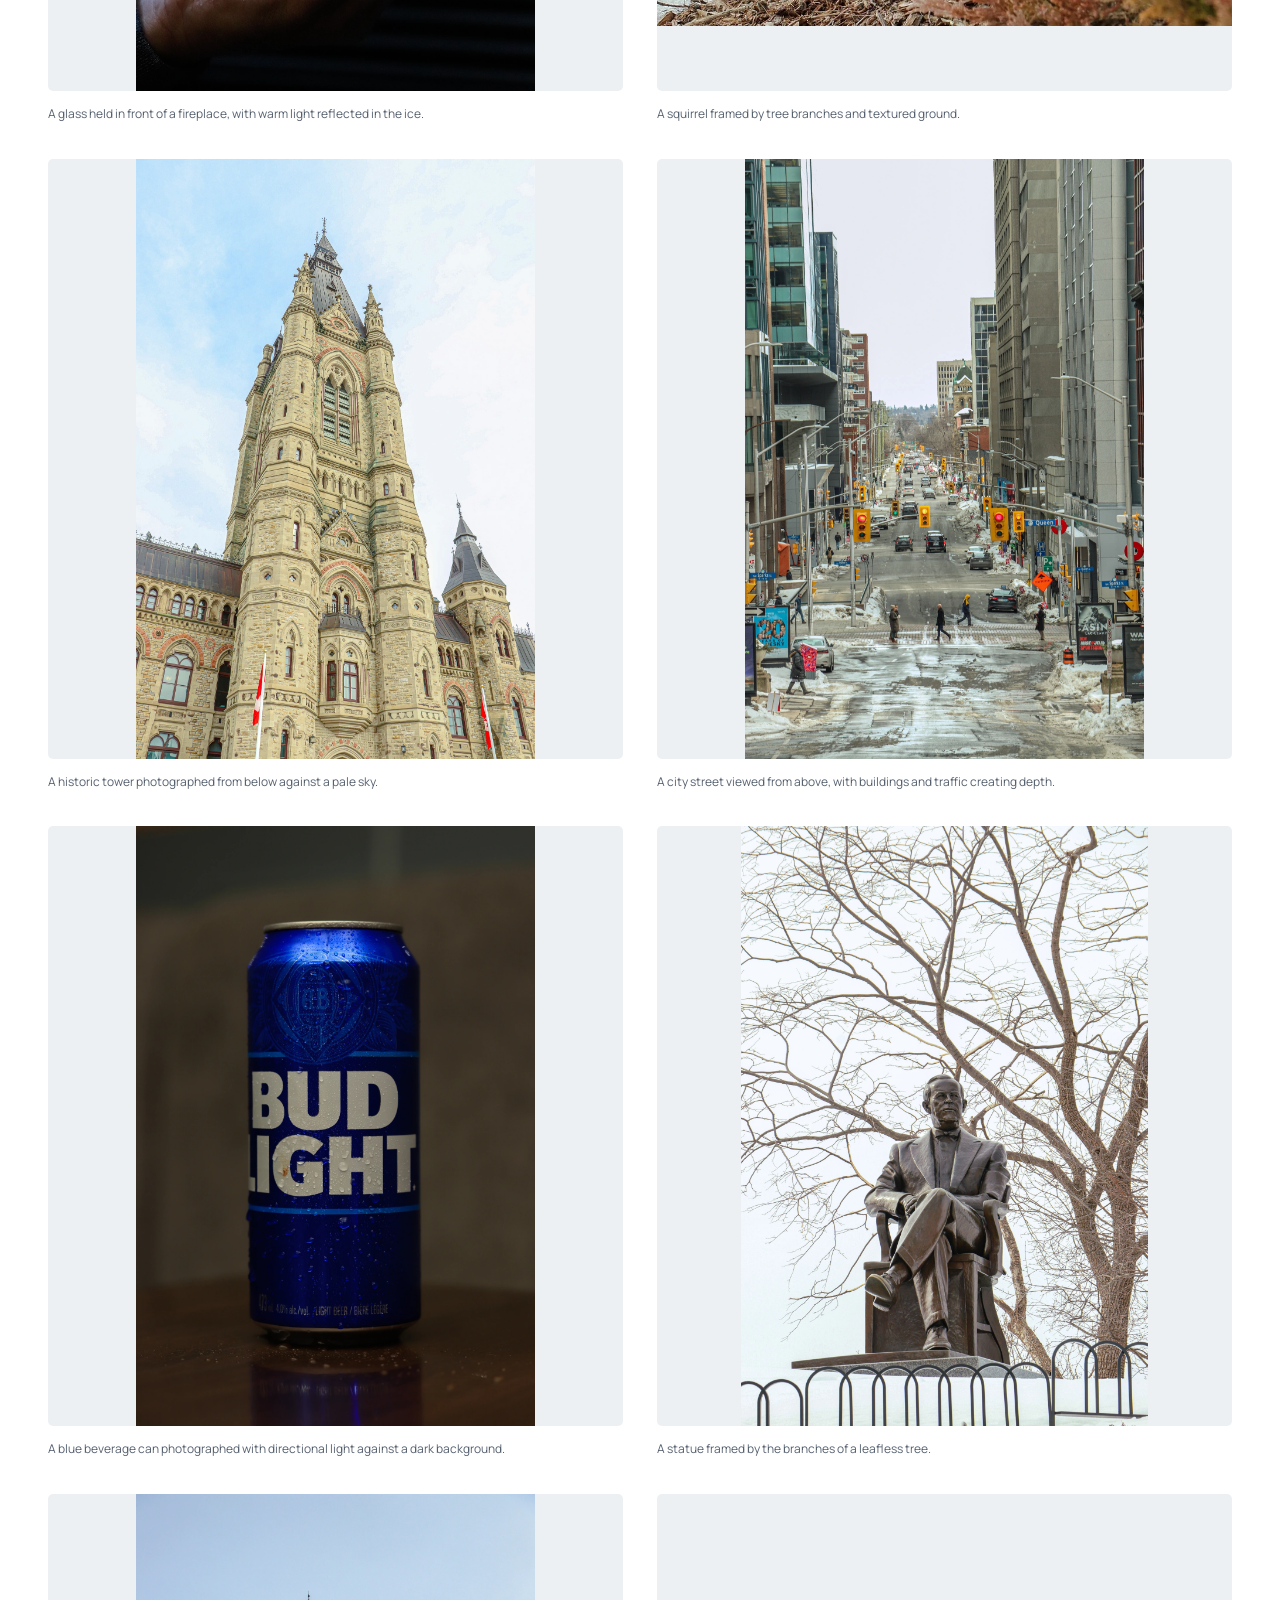
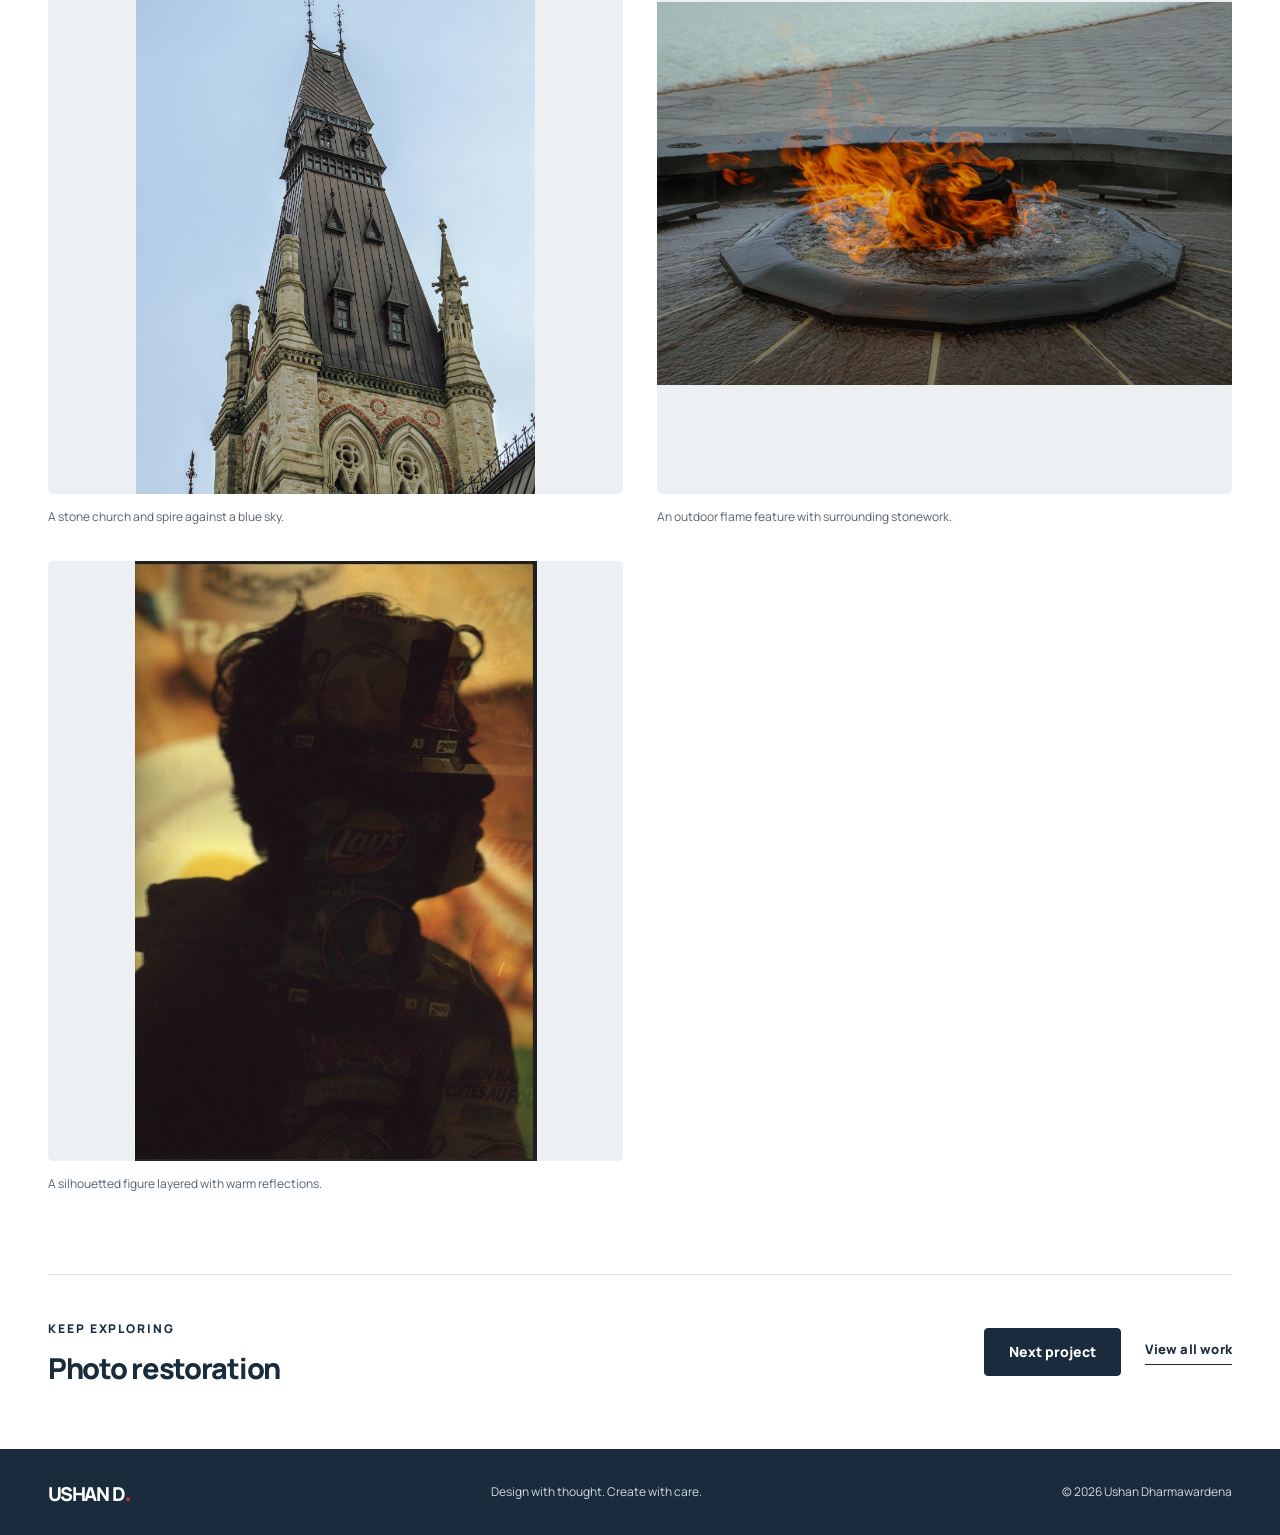
<file: projects/photography.html>
<!doctype html>
<html lang="en"><head><meta charset="utf-8"><meta name="viewport" content="width=device-width,initial-scale=1">
<title>Photography collection — Ushan Dharmawardena</title><meta name="description" content="A study of light, atmosphere, and composition through objects, streets, and natural details."><meta name="theme-color" content="#142131">
<meta property="og:type" content="website"><meta property="og:title" content="Photography collection — Ushan Dharmawardena"><meta property="og:description" content="A study of light, atmosphere, and composition through objects, streets, and natural details.">
<link rel="icon" href="../assets/favicon.svg" type="image/svg+xml"><link rel="stylesheet" href="../assets/styles.css">
<script src="../assets/script.js" defer></script></head><body>
<a class="skip-link" href="#main">Skip to content</a><header class="site-header"><div class="shell header-inner">
<a class="wordmark" href="../index.html" aria-label="Iconic Design by Ushan — home"><img class="brand-logo" src="../assets/images/iconic-logo.png" alt="Iconic Design by Ushan" width="500" height="239"></a>
<button class="menu-toggle" aria-expanded="false" aria-controls="main-nav" hidden>Menu <span aria-hidden="true">☰</span></button>
<nav id="main-nav" aria-label="Main navigation"><a href="../index.html">Home</a><a href="../index.html#work">Selected work</a><a href="../index.html#about">About me</a><a class="nav-contact" href="../index.html#contact">Let’s talk</a></nav>
</div></header>
<main id="main"><section class="project-intro shell"><a class="back-link" href="../index.html#work">Back to selected work</a><p class="eyebrow">PHOTOGRAPHY / 11</p><h1>A closer look at the everyday</h1><div class="project-intro-bottom"><p>A study of light, atmosphere, and composition through objects, streets, and natural details.</p><span class="project-tag">Objects · Architecture · Everyday moments</span></div></section>
<section class="project-details shell" aria-label="Project overview"><div><p class="eyebrow">THE PROJECT</p><h2>Photography collection</h2><p>A personal photography collection spanning product-style compositions, architectural subjects, street scenes, and natural details. The photographs explore how light and framing can change the mood of familiar subjects.</p><a class="button" href="https://dhar0016.myportfolio.com/work" target="_blank" rel="noopener noreferrer">Visit Adobe Portfolio<span class="sr-only"> (opens in a new tab)</span></a></div><div><p class="eyebrow">MY DESIGN APPROACH</p><p>Some images isolate a subject against a quieter background; others use lines and perspective to give a sense of place. Warm light, reflections, and close observation connect the different subjects.</p><ul class="detail-tags"><li>Composition</li><li>Light and atmosphere</li><li>Visual storytelling</li></ul></div></section>
<section class="design-rationale shell" aria-label="Design rationale"><div><p class="eyebrow">DESIGN OBJECTIVE</p><p>Explore mood, framing and light across a personal collection.</p><p class="brief-note">Objective interpreted from the artwork; original customer brief not supplied.</p></div><div><p class="eyebrow">COLOUR &amp; CONTRAST</p><div class="palette" aria-label="Representative palette"><span style="--swatch:#a77540" aria-label="#a77540"></span><span style="--swatch:#263b4c" aria-label="#263b4c"></span><span style="--swatch:#d7d9d5" aria-label="#d7d9d5"></span><small>Representative colours</small></div><p>Warm light and cool shadows produce contrast in several photographs. Other images use a narrower colour range so texture and silhouette become the focal point.</p></div></section>
<section class="project-gallery shell gallery-photos" aria-label="Project artwork"><figure><a class="artwork-link" href="../assets/images/photo-glass.webp" data-lightbox aria-label="Enlarge: A glass held in front of a fireplace, with warm light reflected in the ice."><img src="../assets/images/photo-glass-small.webp" srcset="../assets/images/photo-glass-small.webp 600w, ../assets/images/photo-glass.webp 1365w" sizes="(max-width: 700px) 92vw, 650px" width="1365" height="2048" alt="A glass held in front of a fireplace, with warm light reflected in the ice." class="" loading="lazy" decoding="async"></a><figcaption>A glass held in front of a fireplace, with warm light reflected in the ice.</figcaption></figure><figure><a class="artwork-link" href="../assets/images/photo-squirrel.webp" data-lightbox aria-label="Enlarge: A squirrel framed by tree branches and textured ground."><img src="../assets/images/photo-squirrel-small.webp" srcset="../assets/images/photo-squirrel-small.webp 900w, ../assets/images/photo-squirrel.webp 1920w" sizes="(max-width: 700px) 92vw, 650px" width="1920" height="1564" alt="A squirrel framed by tree branches and textured ground." class="" loading="lazy" decoding="async"></a><figcaption>A squirrel framed by tree branches and textured ground.</figcaption></figure><figure><a class="artwork-link" href="../assets/images/photo-tower.webp" data-lightbox aria-label="Enlarge: A historic tower photographed from below against a pale sky."><img src="../assets/images/photo-tower-small.webp" srcset="../assets/images/photo-tower-small.webp 600w, ../assets/images/photo-tower.webp 1365w" sizes="(max-width: 700px) 92vw, 650px" width="1365" height="2048" alt="A historic tower photographed from below against a pale sky." class="" loading="lazy" decoding="async"></a><figcaption>A historic tower photographed from below against a pale sky.</figcaption></figure><figure><a class="artwork-link" href="../assets/images/photo-street.webp" data-lightbox aria-label="Enlarge: A city street viewed from above, with buildings and traffic creating depth."><img src="../assets/images/photo-street-small.webp" srcset="../assets/images/photo-street-small.webp 600w, ../assets/images/photo-street.webp 1365w" sizes="(max-width: 700px) 92vw, 650px" width="1365" height="2048" alt="A city street viewed from above, with buildings and traffic creating depth." class="" loading="lazy" decoding="async"></a><figcaption>A city street viewed from above, with buildings and traffic creating depth.</figcaption></figure><figure><a class="artwork-link" href="../assets/images/photo-can.webp" data-lightbox aria-label="Enlarge: A blue beverage can photographed with directional light against a dark background."><img src="../assets/images/photo-can-small.webp" srcset="../assets/images/photo-can-small.webp 600w, ../assets/images/photo-can.webp 1365w" sizes="(max-width: 700px) 92vw, 650px" width="1365" height="2048" alt="A blue beverage can photographed with directional light against a dark background." class="" loading="lazy" decoding="async"></a><figcaption>A blue beverage can photographed with directional light against a dark background.</figcaption></figure><figure><a class="artwork-link" href="../assets/images/photo-statue.webp" data-lightbox aria-label="Enlarge: A statue framed by the branches of a leafless tree."><img src="../assets/images/photo-statue-small.webp" srcset="../assets/images/photo-statue-small.webp 609w, ../assets/images/photo-statue.webp 1386w" sizes="(max-width: 700px) 92vw, 650px" width="1386" height="2048" alt="A statue framed by the branches of a leafless tree." class="" loading="lazy" decoding="async"></a><figcaption>A statue framed by the branches of a leafless tree.</figcaption></figure><figure><a class="artwork-link" href="../assets/images/photo-church.webp" data-lightbox aria-label="Enlarge: A stone church and spire against a blue sky."><img src="../assets/images/photo-church-small.webp" srcset="../assets/images/photo-church-small.webp 600w, ../assets/images/photo-church.webp 1365w" sizes="(max-width: 700px) 92vw, 650px" width="1365" height="2048" alt="A stone church and spire against a blue sky." class="" loading="lazy" decoding="async"></a><figcaption>A stone church and spire against a blue sky.</figcaption></figure><figure><a class="artwork-link" href="../assets/images/photo-flame.webp" data-lightbox aria-label="Enlarge: An outdoor flame feature with surrounding stonework."><img src="../assets/images/photo-flame-small.webp" srcset="../assets/images/photo-flame-small.webp 900w, ../assets/images/photo-flame.webp 2048w" sizes="(max-width: 700px) 92vw, 650px" width="2048" height="1365" alt="An outdoor flame feature with surrounding stonework." class="" loading="lazy" decoding="async"></a><figcaption>An outdoor flame feature with surrounding stonework.</figcaption></figure><figure><a class="artwork-link" href="../assets/images/photo-silhouette.webp" data-lightbox aria-label="Enlarge: A silhouetted figure layered with warm reflections."><img src="../assets/images/photo-silhouette.webp" width="400" height="597" alt="A silhouetted figure layered with warm reflections." class="" loading="lazy" decoding="async"></a><figcaption>A silhouetted figure layered with warm reflections.</figcaption></figure></section>
<section class="next-project shell"><div><p class="eyebrow">KEEP EXPLORING</p><h2>Photo restoration</h2></div><a class="button" href="photo-restoration.html">Next project</a><a class="text-link" href="../index.html#work">View all work</a></section>
</main><dialog class="lightbox" aria-label="Enlarged project image"><button class="lightbox-close" aria-label="Close enlarged image">Close <span aria-hidden="true">×</span></button><img alt=""><p class="lightbox-caption"></p><a class="lightbox-original" target="_blank" rel="noopener noreferrer">Open full image<span class="sr-only"> in a new tab</span></a></dialog>
<footer class="site-footer"><div class="shell footer-inner"><a class="wordmark" href="../index.html">USHAN D<span>.</span></a><p>Design with thought. Create with care.</p><span>© <span data-year>2026</span> Ushan Dharmawardena</span></div></footer></body></html>
</file>
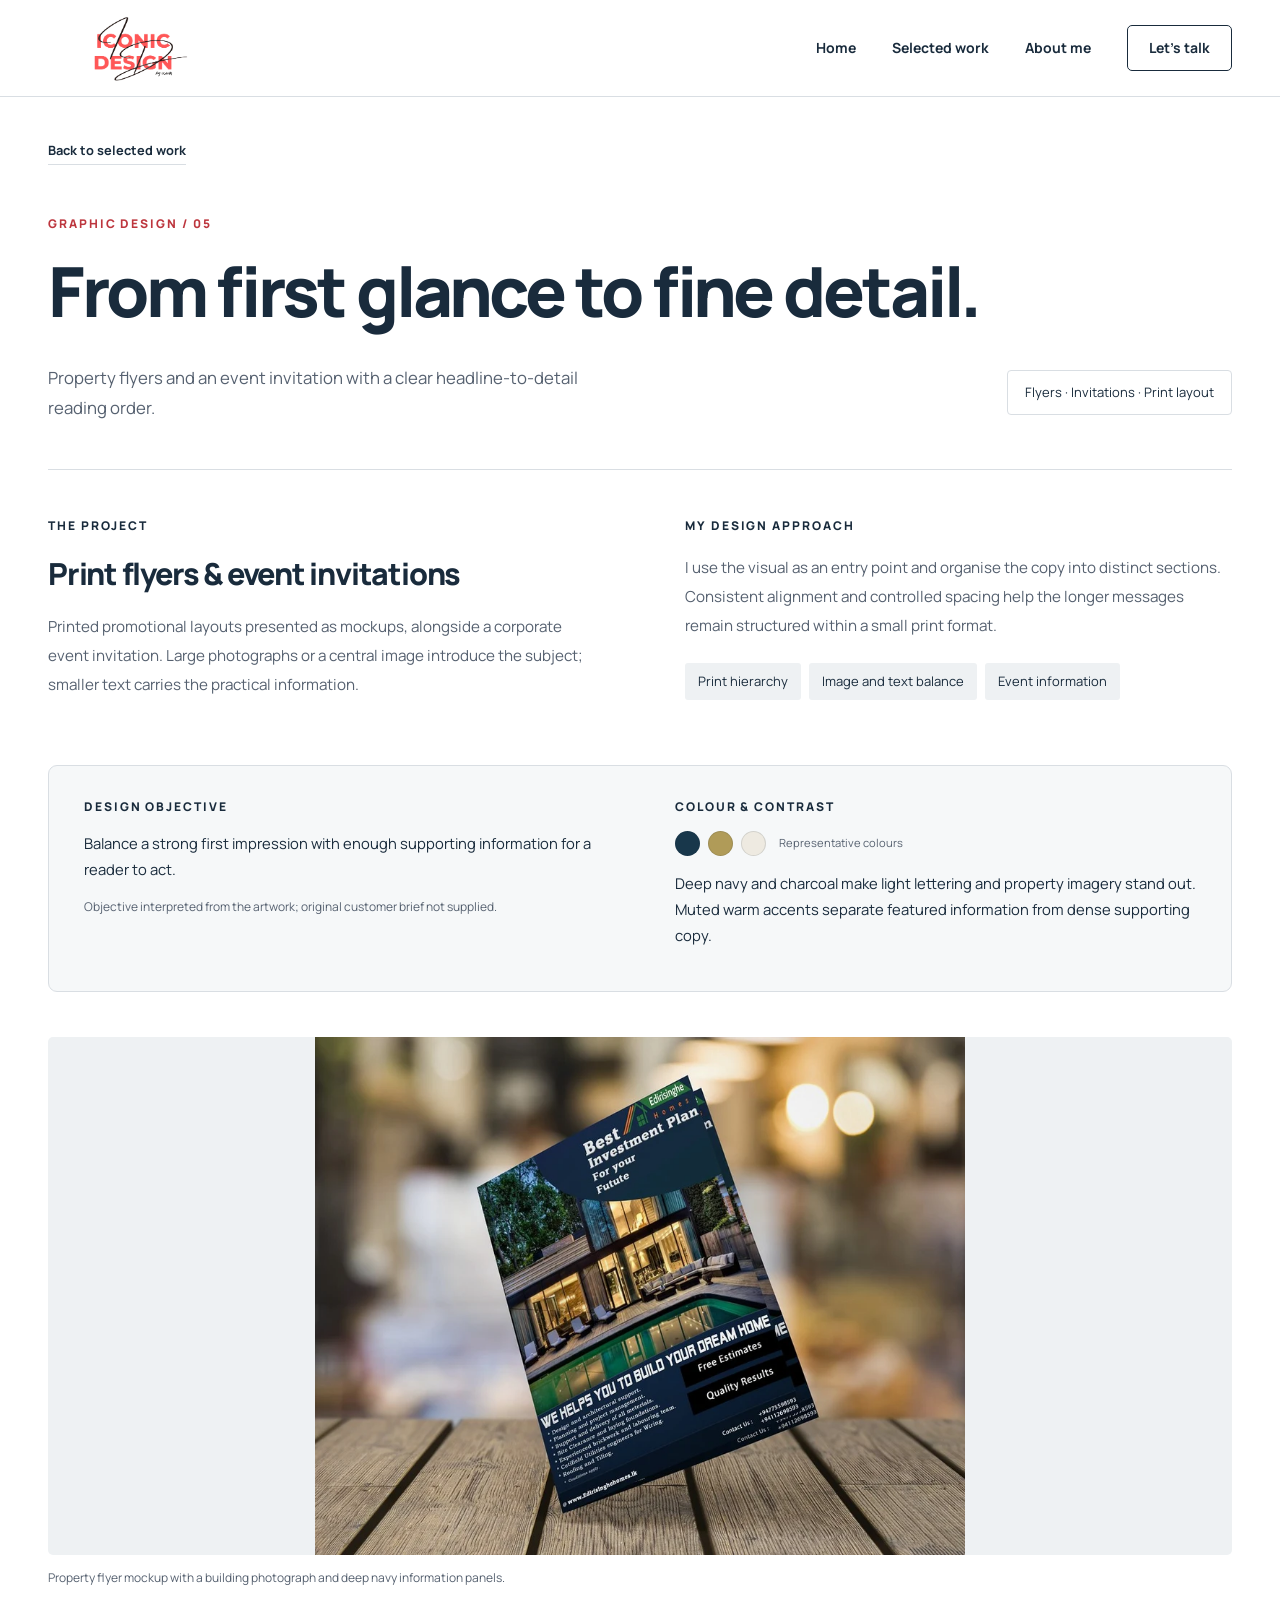
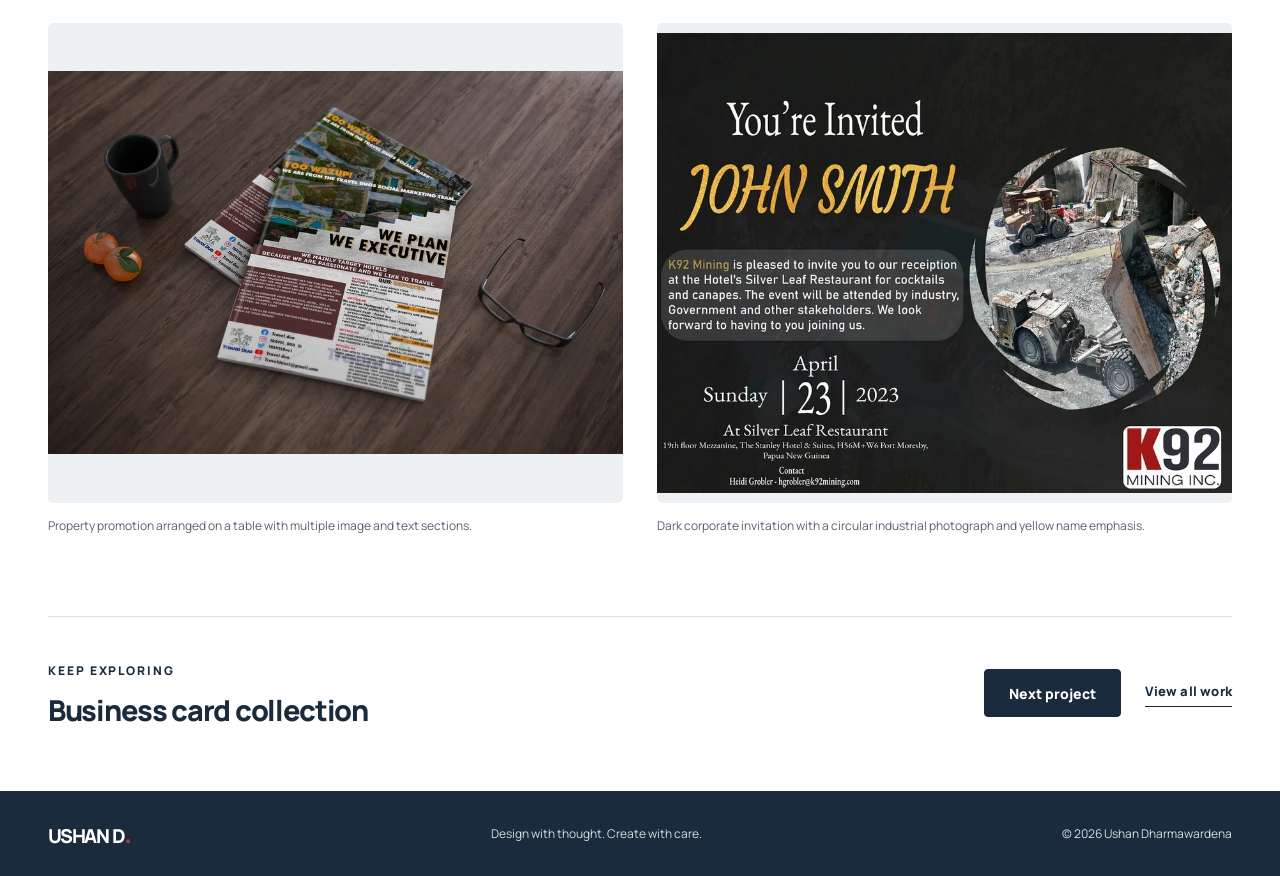
<file: projects/print-campaigns.html>
<!doctype html>
<html lang="en"><head><meta charset="utf-8"><meta name="viewport" content="width=device-width,initial-scale=1">
<title>Print flyers &amp; event invitations — Ushan Dharmawardena</title><meta name="description" content="Property flyers and an event invitation with a clear headline-to-detail reading order."><meta name="theme-color" content="#142131">
<meta property="og:type" content="website"><meta property="og:title" content="Print flyers &amp; event invitations — Ushan Dharmawardena"><meta property="og:description" content="Property flyers and an event invitation with a clear headline-to-detail reading order.">
<link rel="icon" href="../assets/favicon.svg" type="image/svg+xml"><link rel="stylesheet" href="../assets/styles.css">
<script src="../assets/script.js" defer></script></head><body>
<a class="skip-link" href="#main">Skip to content</a><header class="site-header"><div class="shell header-inner">
<a class="wordmark" href="../index.html" aria-label="Iconic Design by Ushan — home"><img class="brand-logo" src="../assets/images/iconic-logo.png" alt="Iconic Design by Ushan" width="500" height="239"></a>
<button class="menu-toggle" aria-expanded="false" aria-controls="main-nav" hidden>Menu <span aria-hidden="true">☰</span></button>
<nav id="main-nav" aria-label="Main navigation"><a href="../index.html">Home</a><a href="../index.html#work">Selected work</a><a href="../index.html#about">About me</a><a class="nav-contact" href="../index.html#contact">Let’s talk</a></nav>
</div></header>
<main id="main"><section class="project-intro shell"><a class="back-link" href="../index.html#work">Back to selected work</a><p class="eyebrow">GRAPHIC DESIGN / 05</p><h1>From first glance to fine detail.</h1><div class="project-intro-bottom"><p>Property flyers and an event invitation with a clear headline-to-detail reading order.</p><span class="project-tag">Flyers · Invitations · Print layout</span></div></section>
<section class="project-details shell" aria-label="Project overview"><div><p class="eyebrow">THE PROJECT</p><h2>Print flyers & event invitations</h2><p>Printed promotional layouts presented as mockups, alongside a corporate event invitation. Large photographs or a central image introduce the subject; smaller text carries the practical information.</p></div><div><p class="eyebrow">MY DESIGN APPROACH</p><p>I use the visual as an entry point and organise the copy into distinct sections. Consistent alignment and controlled spacing help the longer messages remain structured within a small print format.</p><ul class="detail-tags"><li>Print hierarchy</li><li>Image and text balance</li><li>Event information</li></ul></div></section>
<section class="design-rationale shell" aria-label="Design rationale"><div><p class="eyebrow">DESIGN OBJECTIVE</p><p>Balance a strong first impression with enough supporting information for a reader to act.</p><p class="brief-note">Objective interpreted from the artwork; original customer brief not supplied.</p></div><div><p class="eyebrow">COLOUR &amp; CONTRAST</p><div class="palette" aria-label="Representative palette"><span style="--swatch:#18374b" aria-label="#18374b"></span><span style="--swatch:#b09b58" aria-label="#b09b58"></span><span style="--swatch:#eeeae1" aria-label="#eeeae1"></span><small>Representative colours</small></div><p>Deep navy and charcoal make light lettering and property imagery stand out. Muted warm accents separate featured information from dense supporting copy.</p></div></section>
<section class="project-gallery shell gallery-standard" aria-label="Project artwork"><figure><a class="artwork-link" href="../assets/images/property-flyer.webp" data-lightbox aria-label="Enlarge: Property flyer mockup with a building photograph and deep navy information panels."><img src="../assets/images/property-flyer-small.webp" srcset="../assets/images/property-flyer-small.webp 900w, ../assets/images/property-flyer.webp 1024w" sizes="(max-width: 700px) 92vw, 650px" width="1024" height="816" alt="Property flyer mockup with a building photograph and deep navy information panels." class="" loading="lazy" decoding="async"></a><figcaption>Property flyer mockup with a building photograph and deep navy information panels.</figcaption></figure><figure><a class="artwork-link" href="../assets/images/property-sheet.webp" data-lightbox aria-label="Enlarge: Property promotion arranged on a table with multiple image and text sections."><img src="../assets/images/property-sheet-small.webp" srcset="../assets/images/property-sheet-small.webp 900w, ../assets/images/property-sheet.webp 1024w" sizes="(max-width: 700px) 92vw, 650px" width="1024" height="683" alt="Property promotion arranged on a table with multiple image and text sections." class="" loading="lazy" decoding="async"></a><figcaption>Property promotion arranged on a table with multiple image and text sections.</figcaption></figure><figure><a class="artwork-link" href="../assets/images/corporate-invite.webp" data-lightbox aria-label="Enlarge: Dark corporate invitation with a circular industrial photograph and yellow name emphasis."><img src="../assets/images/corporate-invite-small.webp" srcset="../assets/images/corporate-invite-small.webp 900w, ../assets/images/corporate-invite.webp 1024w" sizes="(max-width: 700px) 92vw, 650px" width="1024" height="819" alt="Dark corporate invitation with a circular industrial photograph and yellow name emphasis." class="" loading="lazy" decoding="async"></a><figcaption>Dark corporate invitation with a circular industrial photograph and yellow name emphasis.</figcaption></figure></section>
<section class="next-project shell"><div><p class="eyebrow">KEEP EXPLORING</p><h2>Business card collection</h2></div><a class="button" href="business-cards.html">Next project</a><a class="text-link" href="../index.html#work">View all work</a></section>
</main><dialog class="lightbox" aria-label="Enlarged project image"><button class="lightbox-close" aria-label="Close enlarged image">Close <span aria-hidden="true">×</span></button><img alt=""><p class="lightbox-caption"></p><a class="lightbox-original" target="_blank" rel="noopener noreferrer">Open full image<span class="sr-only"> in a new tab</span></a></dialog>
<footer class="site-footer"><div class="shell footer-inner"><a class="wordmark" href="../index.html">USHAN D<span>.</span></a><p>Design with thought. Create with care.</p><span>© <span data-year>2026</span> Ushan Dharmawardena</span></div></footer></body></html>
</file>
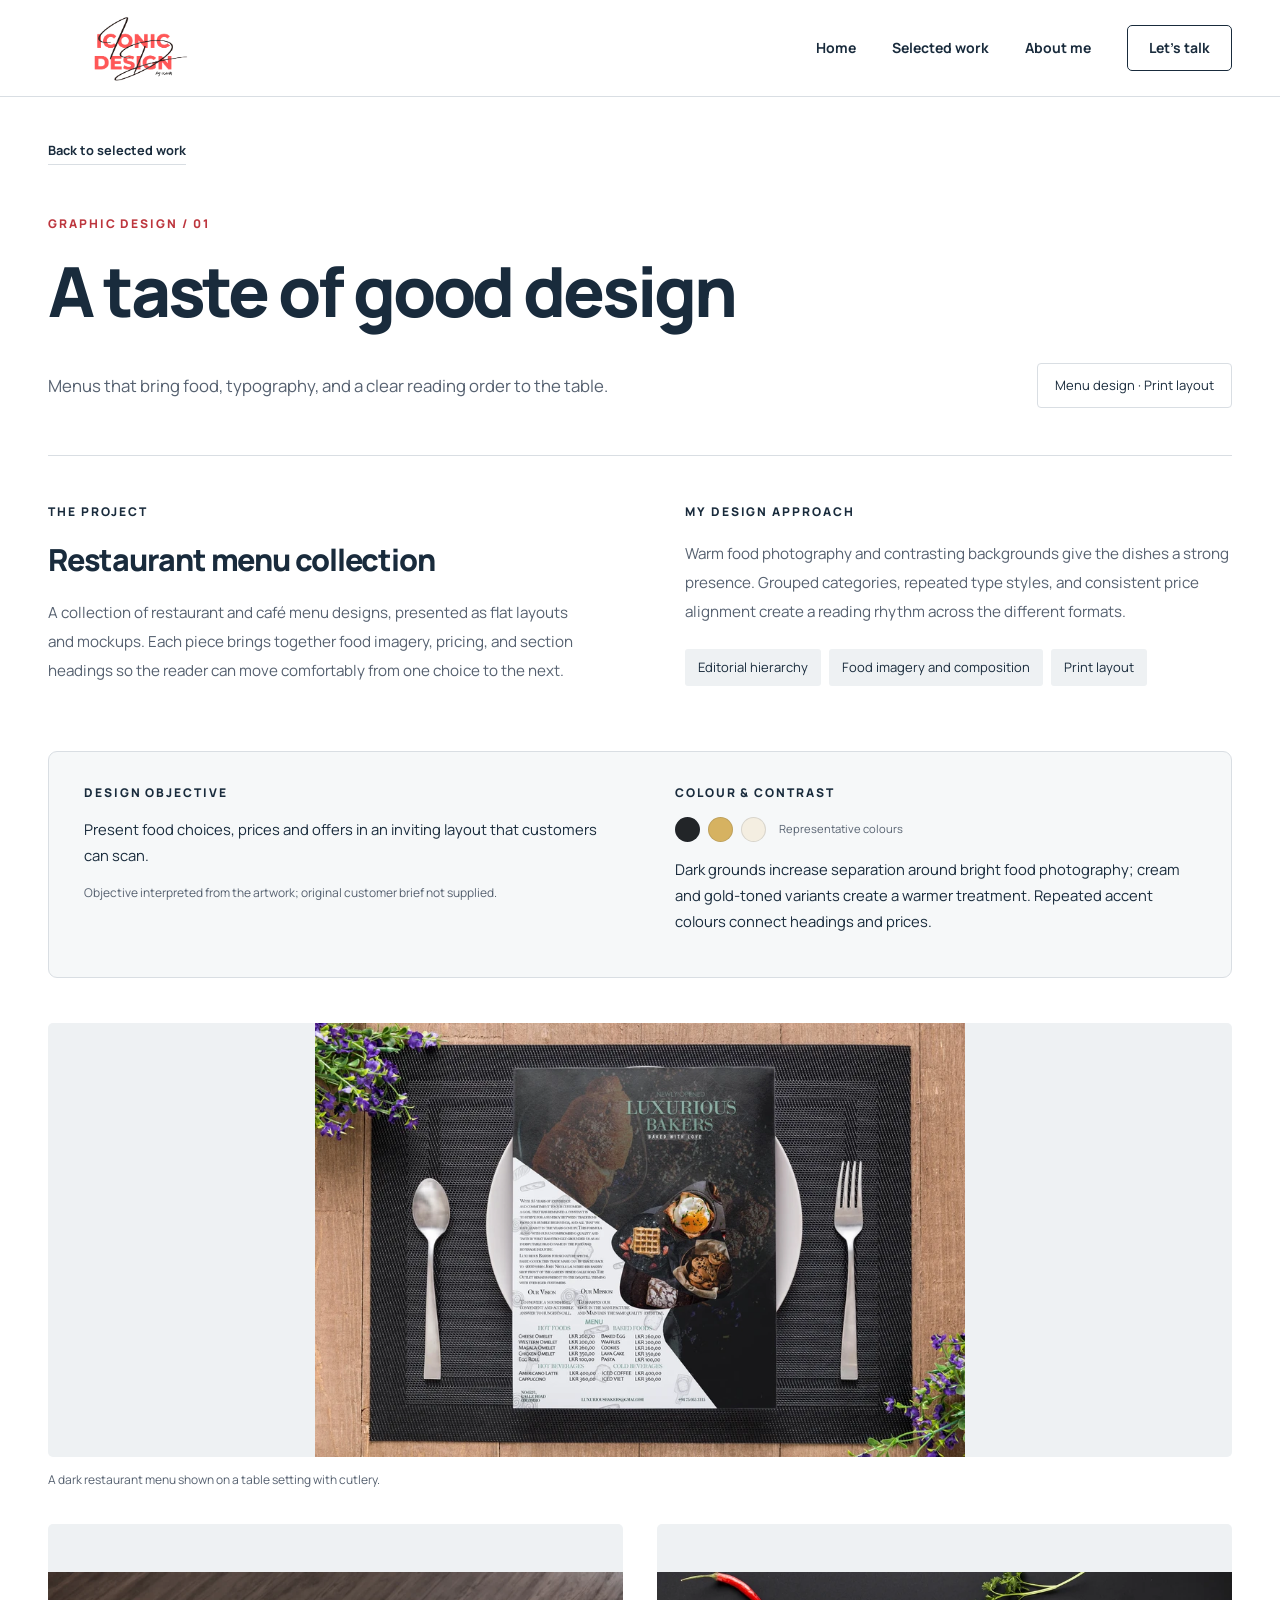
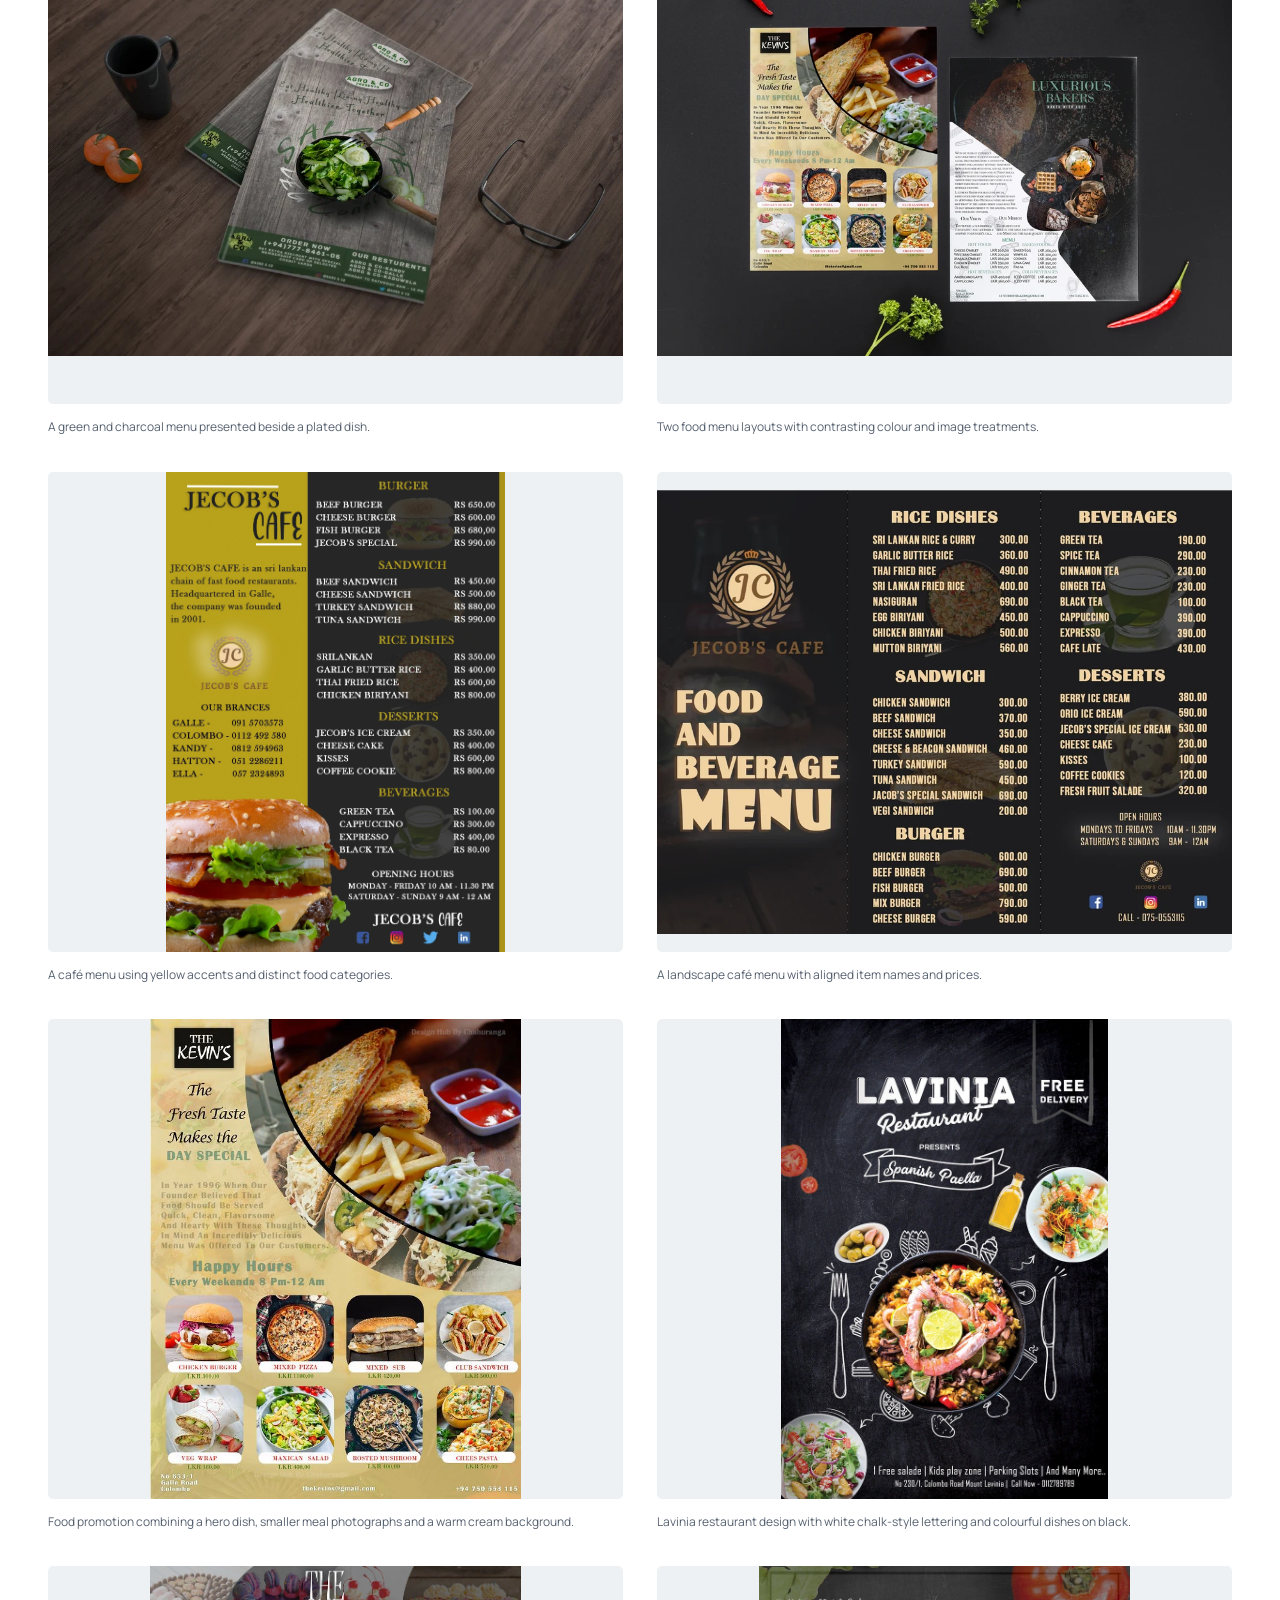
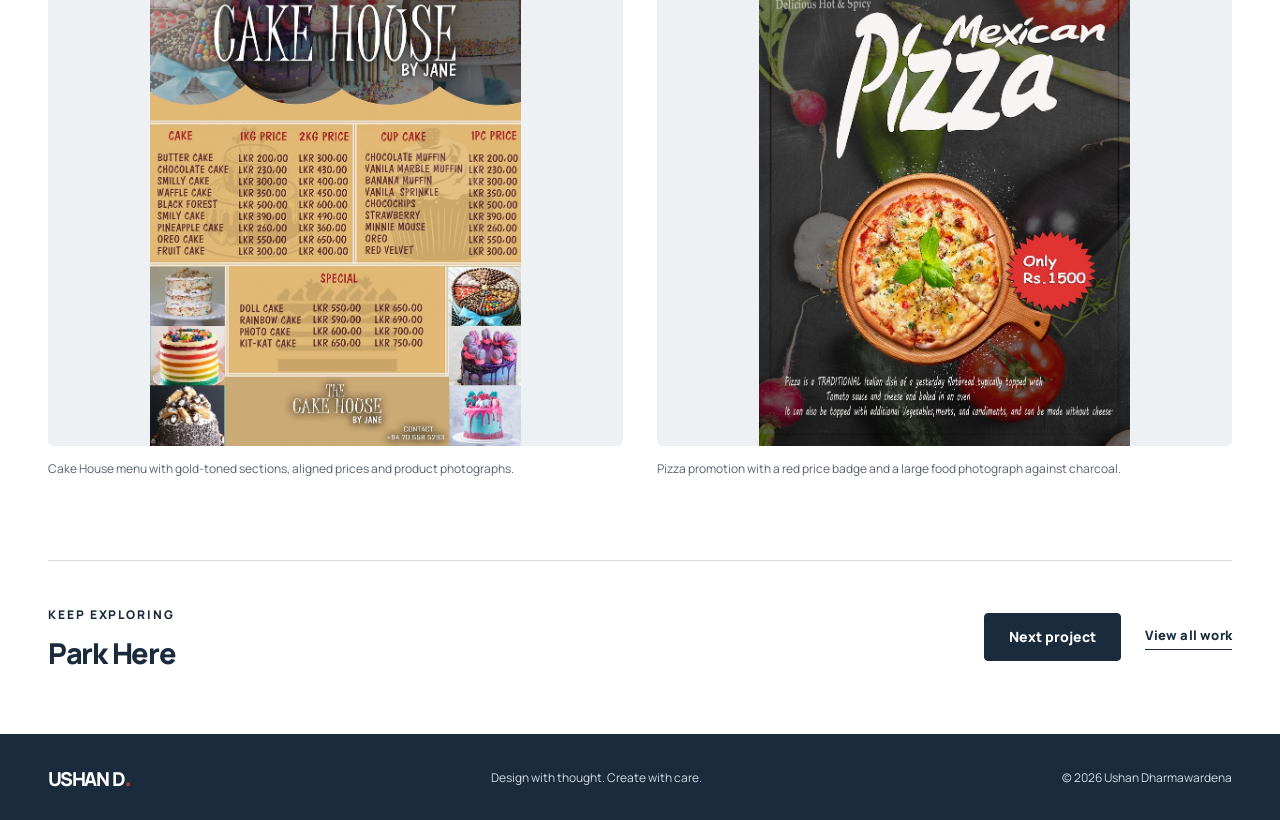
<file: projects/restaurant-menus.html>
<!doctype html>
<html lang="en"><head><meta charset="utf-8"><meta name="viewport" content="width=device-width,initial-scale=1">
<title>Restaurant menu collection — Ushan Dharmawardena</title><meta name="description" content="Menus that bring food, typography, and a clear reading order to the table."><meta name="theme-color" content="#142131">
<meta property="og:type" content="website"><meta property="og:title" content="Restaurant menu collection — Ushan Dharmawardena"><meta property="og:description" content="Menus that bring food, typography, and a clear reading order to the table.">
<link rel="icon" href="../assets/favicon.svg" type="image/svg+xml"><link rel="stylesheet" href="../assets/styles.css">
<script src="../assets/script.js" defer></script></head><body>
<a class="skip-link" href="#main">Skip to content</a><header class="site-header"><div class="shell header-inner">
<a class="wordmark" href="../index.html" aria-label="Iconic Design by Ushan — home"><img class="brand-logo" src="../assets/images/iconic-logo.png" alt="Iconic Design by Ushan" width="500" height="239"></a>
<button class="menu-toggle" aria-expanded="false" aria-controls="main-nav" hidden>Menu <span aria-hidden="true">☰</span></button>
<nav id="main-nav" aria-label="Main navigation"><a href="../index.html">Home</a><a href="../index.html#work">Selected work</a><a href="../index.html#about">About me</a><a class="nav-contact" href="../index.html#contact">Let’s talk</a></nav>
</div></header>
<main id="main"><section class="project-intro shell"><a class="back-link" href="../index.html#work">Back to selected work</a><p class="eyebrow">GRAPHIC DESIGN / 01</p><h1>A taste of good design</h1><div class="project-intro-bottom"><p>Menus that bring food, typography, and a clear reading order to the table.</p><span class="project-tag">Menu design · Print layout</span></div></section>
<section class="project-details shell" aria-label="Project overview"><div><p class="eyebrow">THE PROJECT</p><h2>Restaurant menu collection</h2><p>A collection of restaurant and café menu designs, presented as flat layouts and mockups. Each piece brings together food imagery, pricing, and section headings so the reader can move comfortably from one choice to the next.</p></div><div><p class="eyebrow">MY DESIGN APPROACH</p><p>Warm food photography and contrasting backgrounds give the dishes a strong presence. Grouped categories, repeated type styles, and consistent price alignment create a reading rhythm across the different formats.</p><ul class="detail-tags"><li>Editorial hierarchy</li><li>Food imagery and composition</li><li>Print layout</li></ul></div></section>
<section class="design-rationale shell" aria-label="Design rationale"><div><p class="eyebrow">DESIGN OBJECTIVE</p><p>Present food choices, prices and offers in an inviting layout that customers can scan.</p><p class="brief-note">Objective interpreted from the artwork; original customer brief not supplied.</p></div><div><p class="eyebrow">COLOUR &amp; CONTRAST</p><div class="palette" aria-label="Representative palette"><span style="--swatch:#222528" aria-label="#222528"></span><span style="--swatch:#d6b261" aria-label="#d6b261"></span><span style="--swatch:#f4eee1" aria-label="#f4eee1"></span><small>Representative colours</small></div><p>Dark grounds increase separation around bright food photography; cream and gold-toned variants create a warmer treatment. Repeated accent colours connect headings and prices.</p></div></section>
<section class="project-gallery shell gallery-standard" aria-label="Project artwork"><figure><a class="artwork-link" href="../assets/images/menu-table.webp" data-lightbox aria-label="Enlarge: A dark restaurant menu shown on a table setting with cutlery."><img src="../assets/images/menu-table-small.webp" srcset="../assets/images/menu-table-small.webp 900w, ../assets/images/menu-table.webp 2600w" sizes="(max-width: 700px) 92vw, 650px" width="2600" height="1733" alt="A dark restaurant menu shown on a table setting with cutlery." class="" loading="lazy" decoding="async"></a><figcaption>A dark restaurant menu shown on a table setting with cutlery.</figcaption></figure><figure><a class="artwork-link" href="../assets/images/menu-green.webp" data-lightbox aria-label="Enlarge: A green and charcoal menu presented beside a plated dish."><img src="../assets/images/menu-green-small.webp" srcset="../assets/images/menu-green-small.webp 900w, ../assets/images/menu-green.webp 2600w" sizes="(max-width: 700px) 92vw, 650px" width="2600" height="1733" alt="A green and charcoal menu presented beside a plated dish." class="" loading="lazy" decoding="async"></a><figcaption>A green and charcoal menu presented beside a plated dish.</figcaption></figure><figure><a class="artwork-link" href="../assets/images/menu-pair.webp" data-lightbox aria-label="Enlarge: Two food menu layouts with contrasting colour and image treatments."><img src="../assets/images/menu-pair-small.webp" srcset="../assets/images/menu-pair-small.webp 900w, ../assets/images/menu-pair.webp 1920w" sizes="(max-width: 700px) 92vw, 650px" width="1920" height="1280" alt="Two food menu layouts with contrasting colour and image treatments." class="" loading="lazy" decoding="async"></a><figcaption>Two food menu layouts with contrasting colour and image treatments.</figcaption></figure><figure><a class="artwork-link" href="../assets/images/menu-cafe.webp" data-lightbox aria-label="Enlarge: A café menu using yellow accents and distinct food categories."><img src="../assets/images/menu-cafe-small.webp" srcset="../assets/images/menu-cafe-small.webp 636w, ../assets/images/menu-cafe.webp 1414w" sizes="(max-width: 700px) 92vw, 650px" width="1414" height="2000" alt="A café menu using yellow accents and distinct food categories." class="" loading="lazy" decoding="async"></a><figcaption>A café menu using yellow accents and distinct food categories.</figcaption></figure><figure><a class="artwork-link" href="../assets/images/menu-landscape.webp" data-lightbox aria-label="Enlarge: A landscape café menu with aligned item names and prices."><img src="../assets/images/menu-landscape-small.webp" srcset="../assets/images/menu-landscape-small.webp 900w, ../assets/images/menu-landscape.webp 2000w" sizes="(max-width: 700px) 92vw, 650px" width="2000" height="1545" alt="A landscape café menu with aligned item names and prices." class="" loading="lazy" decoding="async"></a><figcaption>A landscape café menu with aligned item names and prices.</figcaption></figure><figure><a class="artwork-link" href="../assets/images/menu-kevins.webp" data-lightbox aria-label="Enlarge: Food promotion combining a hero dish, smaller meal photographs and a warm cream background."><img src="../assets/images/menu-kevins.webp" width="618" height="800" alt="Food promotion combining a hero dish, smaller meal photographs and a warm cream background." class="" loading="lazy" decoding="async"></a><figcaption>Food promotion combining a hero dish, smaller meal photographs and a warm cream background.</figcaption></figure><figure><a class="artwork-link" href="../assets/images/menu-lavinia.webp" data-lightbox aria-label="Enlarge: Lavinia restaurant design with white chalk-style lettering and colourful dishes on black."><img src="../assets/images/menu-lavinia.webp" width="696" height="1024" alt="Lavinia restaurant design with white chalk-style lettering and colourful dishes on black." class="" loading="lazy" decoding="async"></a><figcaption>Lavinia restaurant design with white chalk-style lettering and colourful dishes on black.</figcaption></figure><figure><a class="artwork-link" href="../assets/images/menu-cakehouse.webp" data-lightbox aria-label="Enlarge: Cake House menu with gold-toned sections, aligned prices and product photographs."><img src="../assets/images/menu-cakehouse.webp" width="791" height="1023" alt="Cake House menu with gold-toned sections, aligned prices and product photographs." class="" loading="lazy" decoding="async"></a><figcaption>Cake House menu with gold-toned sections, aligned prices and product photographs.</figcaption></figure><figure><a class="artwork-link" href="../assets/images/menu-pizza.webp" data-lightbox aria-label="Enlarge: Pizza promotion with a red price badge and a large food photograph against charcoal."><img src="../assets/images/menu-pizza.webp" width="791" height="1023" alt="Pizza promotion with a red price badge and a large food photograph against charcoal." class="" loading="lazy" decoding="async"></a><figcaption>Pizza promotion with a red price badge and a large food photograph against charcoal.</figcaption></figure></section>
<section class="next-project shell"><div><p class="eyebrow">KEEP EXPLORING</p><h2>Park Here</h2></div><a class="button" href="park-here.html">Next project</a><a class="text-link" href="../index.html#work">View all work</a></section>
</main><dialog class="lightbox" aria-label="Enlarged project image"><button class="lightbox-close" aria-label="Close enlarged image">Close <span aria-hidden="true">×</span></button><img alt=""><p class="lightbox-caption"></p><a class="lightbox-original" target="_blank" rel="noopener noreferrer">Open full image<span class="sr-only"> in a new tab</span></a></dialog>
<footer class="site-footer"><div class="shell footer-inner"><a class="wordmark" href="../index.html">USHAN D<span>.</span></a><p>Design with thought. Create with care.</p><span>© <span data-year>2026</span> Ushan Dharmawardena</span></div></footer></body></html>
</file>
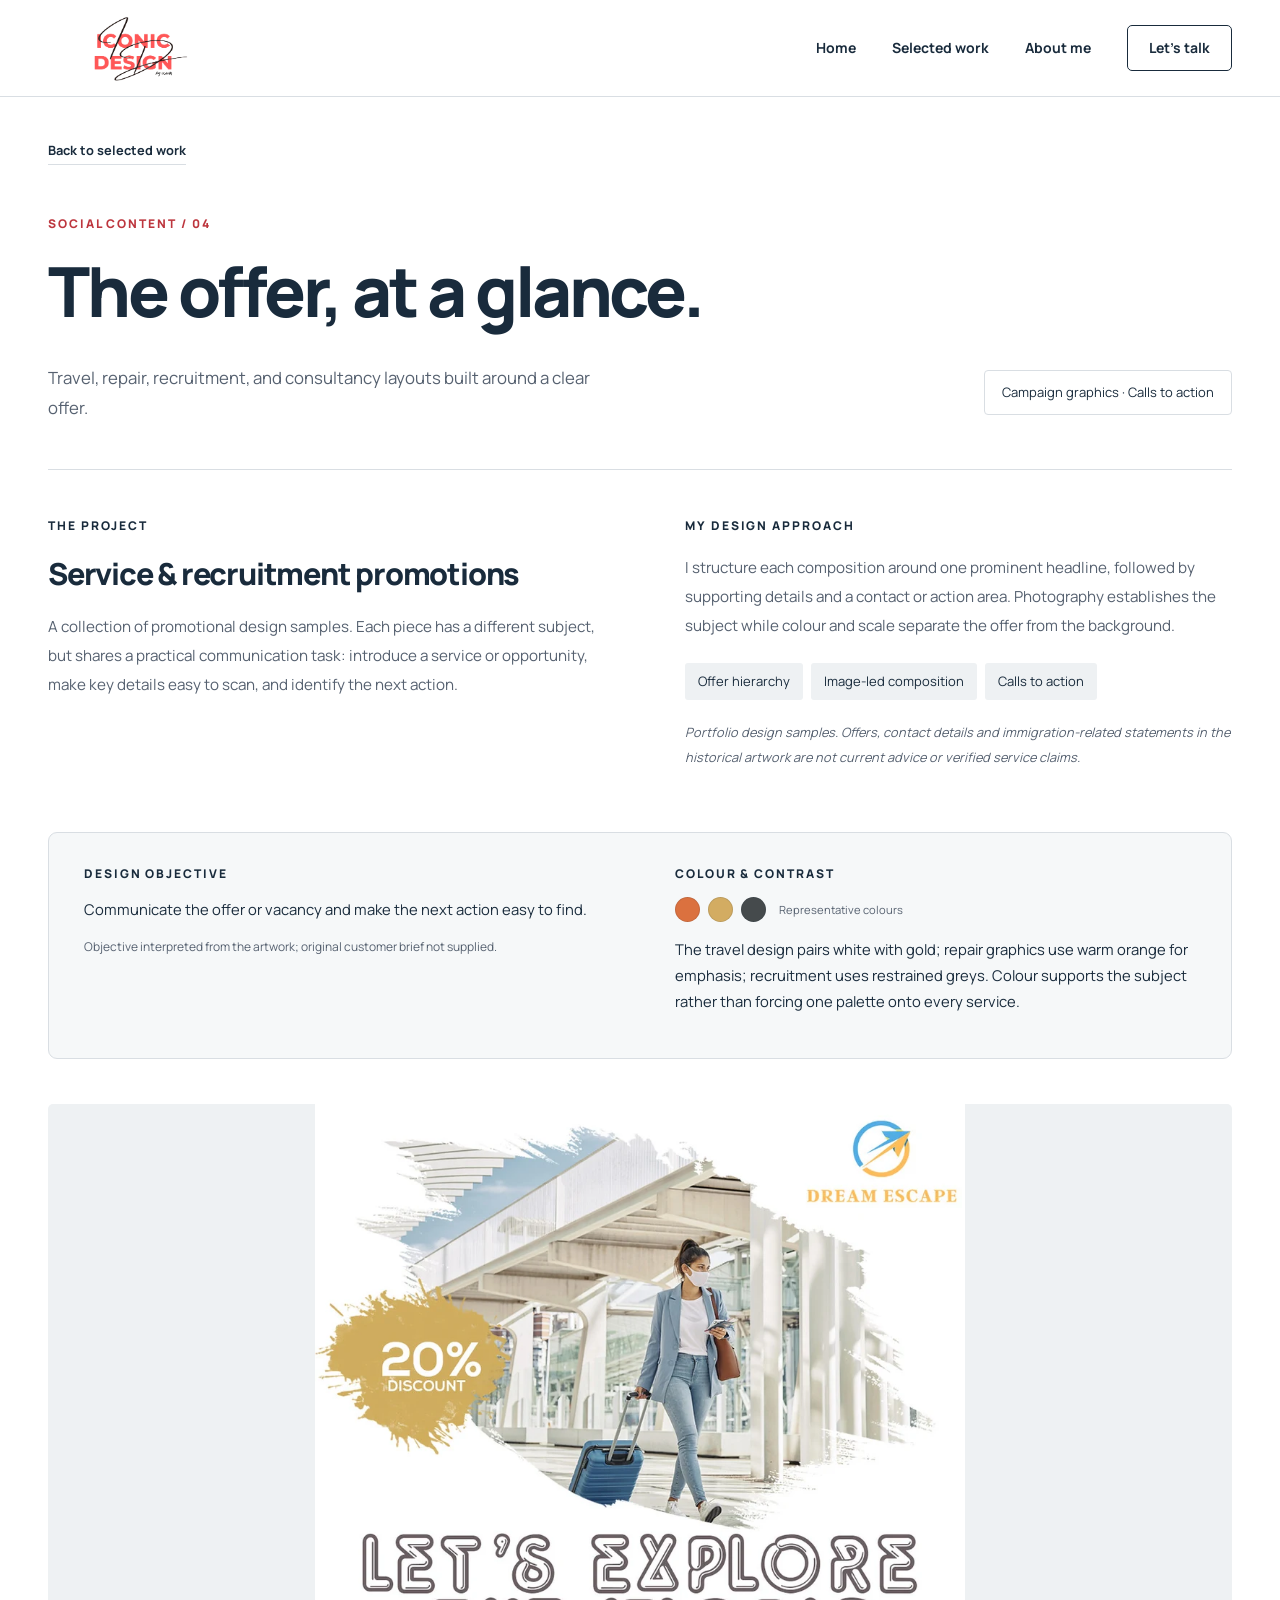
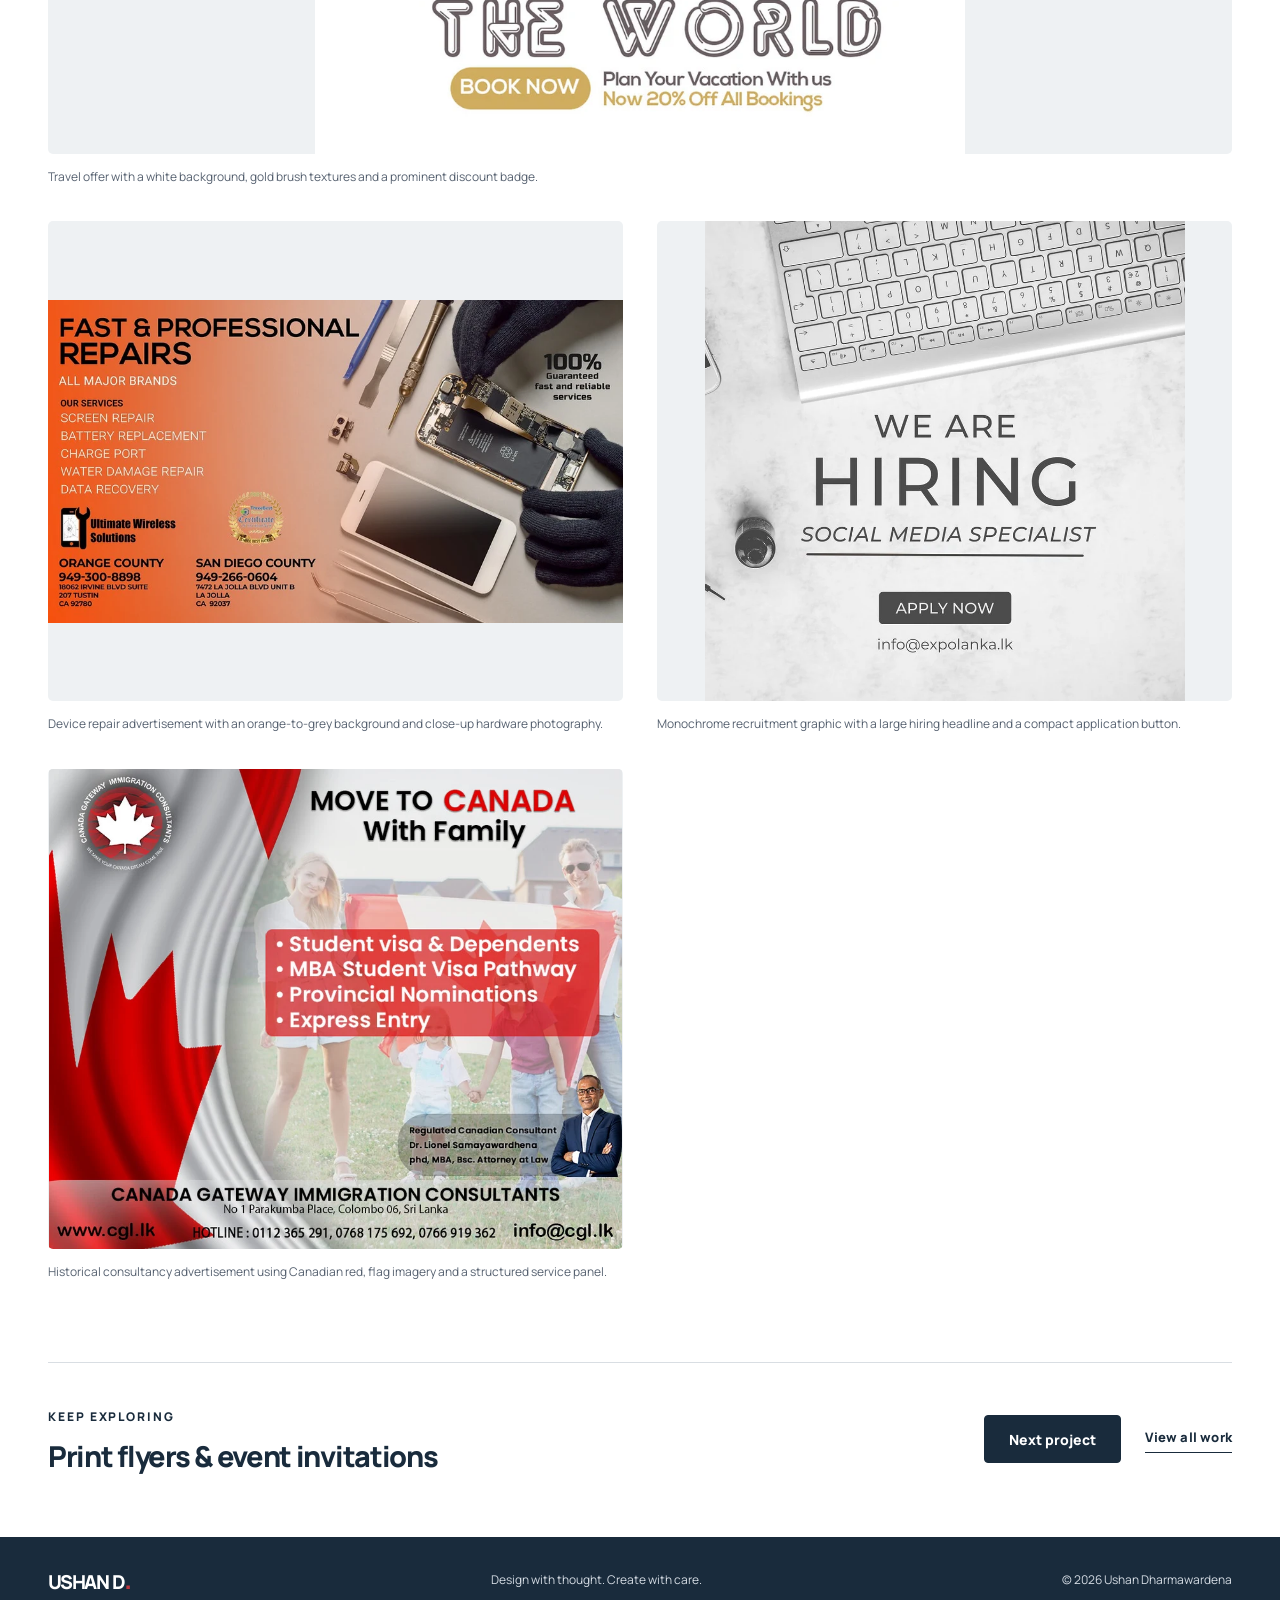
<file: projects/service-promotions.html>
<!doctype html>
<html lang="en"><head><meta charset="utf-8"><meta name="viewport" content="width=device-width,initial-scale=1">
<title>Service &amp; recruitment promotions — Ushan Dharmawardena</title><meta name="description" content="Travel, repair, recruitment, and consultancy layouts built around a clear offer."><meta name="theme-color" content="#142131">
<meta property="og:type" content="website"><meta property="og:title" content="Service &amp; recruitment promotions — Ushan Dharmawardena"><meta property="og:description" content="Travel, repair, recruitment, and consultancy layouts built around a clear offer.">
<link rel="icon" href="../assets/favicon.svg" type="image/svg+xml"><link rel="stylesheet" href="../assets/styles.css">
<script src="../assets/script.js" defer></script></head><body>
<a class="skip-link" href="#main">Skip to content</a><header class="site-header"><div class="shell header-inner">
<a class="wordmark" href="../index.html" aria-label="Iconic Design by Ushan — home"><img class="brand-logo" src="../assets/images/iconic-logo.png" alt="Iconic Design by Ushan" width="500" height="239"></a>
<button class="menu-toggle" aria-expanded="false" aria-controls="main-nav" hidden>Menu <span aria-hidden="true">☰</span></button>
<nav id="main-nav" aria-label="Main navigation"><a href="../index.html">Home</a><a href="../index.html#work">Selected work</a><a href="../index.html#about">About me</a><a class="nav-contact" href="../index.html#contact">Let’s talk</a></nav>
</div></header>
<main id="main"><section class="project-intro shell"><a class="back-link" href="../index.html#work">Back to selected work</a><p class="eyebrow">SOCIAL CONTENT / 04</p><h1>The offer, at a glance.</h1><div class="project-intro-bottom"><p>Travel, repair, recruitment, and consultancy layouts built around a clear offer.</p><span class="project-tag">Campaign graphics · Calls to action</span></div></section>
<section class="project-details shell" aria-label="Project overview"><div><p class="eyebrow">THE PROJECT</p><h2>Service & recruitment promotions</h2><p>A collection of promotional design samples. Each piece has a different subject, but shares a practical communication task: introduce a service or opportunity, make key details easy to scan, and identify the next action.</p></div><div><p class="eyebrow">MY DESIGN APPROACH</p><p>I structure each composition around one prominent headline, followed by supporting details and a contact or action area. Photography establishes the subject while colour and scale separate the offer from the background.</p><ul class="detail-tags"><li>Offer hierarchy</li><li>Image-led composition</li><li>Calls to action</li></ul><p class="project-note">Portfolio design samples. Offers, contact details and immigration-related statements in the historical artwork are not current advice or verified service claims.</p></div></section>
<section class="design-rationale shell" aria-label="Design rationale"><div><p class="eyebrow">DESIGN OBJECTIVE</p><p>Communicate the offer or vacancy and make the next action easy to find.</p><p class="brief-note">Objective interpreted from the artwork; original customer brief not supplied.</p></div><div><p class="eyebrow">COLOUR &amp; CONTRAST</p><div class="palette" aria-label="Representative palette"><span style="--swatch:#db713f" aria-label="#db713f"></span><span style="--swatch:#d3ac62" aria-label="#d3ac62"></span><span style="--swatch:#454a4c" aria-label="#454a4c"></span><small>Representative colours</small></div><p>The travel design pairs white with gold; repair graphics use warm orange for emphasis; recruitment uses restrained greys. Colour supports the subject rather than forcing one palette onto every service.</p></div></section>
<section class="project-gallery shell gallery-standard" aria-label="Project artwork"><figure><a class="artwork-link" href="../assets/images/travel-offer.webp" data-lightbox aria-label="Enlarge: Travel offer with a white background, gold brush textures and a prominent discount badge."><img src="../assets/images/travel-offer-small.webp" srcset="../assets/images/travel-offer-small.webp 900w, ../assets/images/travel-offer.webp 1024w" sizes="(max-width: 700px) 92vw, 650px" width="1024" height="1024" alt="Travel offer with a white background, gold brush textures and a prominent discount badge." class="" loading="lazy" decoding="async"></a><figcaption>Travel offer with a white background, gold brush textures and a prominent discount badge.</figcaption></figure><figure><a class="artwork-link" href="../assets/images/repair-offer.webp" data-lightbox aria-label="Enlarge: Device repair advertisement with an orange-to-grey background and close-up hardware photography."><img src="../assets/images/repair-offer-small.webp" srcset="../assets/images/repair-offer-small.webp 900w, ../assets/images/repair-offer.webp 1024w" sizes="(max-width: 700px) 92vw, 650px" width="1024" height="576" alt="Device repair advertisement with an orange-to-grey background and close-up hardware photography." class="" loading="lazy" decoding="async"></a><figcaption>Device repair advertisement with an orange-to-grey background and close-up hardware photography.</figcaption></figure><figure><a class="artwork-link" href="../assets/images/hiring-post.webp" data-lightbox aria-label="Enlarge: Monochrome recruitment graphic with a large hiring headline and a compact application button."><img src="../assets/images/hiring-post-small.webp" srcset="../assets/images/hiring-post-small.webp 900w, ../assets/images/hiring-post.webp 1024w" sizes="(max-width: 700px) 92vw, 650px" width="1024" height="1024" alt="Monochrome recruitment graphic with a large hiring headline and a compact application button." class="" loading="lazy" decoding="async"></a><figcaption>Monochrome recruitment graphic with a large hiring headline and a compact application button.</figcaption></figure><figure><a class="artwork-link" href="../assets/images/consultancy-post.webp" data-lightbox aria-label="Enlarge: Historical consultancy advertisement using Canadian red, flag imagery and a structured service panel."><img src="../assets/images/consultancy-post-small.webp" srcset="../assets/images/consultancy-post-small.webp 900w, ../assets/images/consultancy-post.webp 940w" sizes="(max-width: 700px) 92vw, 650px" width="940" height="788" alt="Historical consultancy advertisement using Canadian red, flag imagery and a structured service panel." class="" loading="lazy" decoding="async"></a><figcaption>Historical consultancy advertisement using Canadian red, flag imagery and a structured service panel.</figcaption></figure></section>
<section class="next-project shell"><div><p class="eyebrow">KEEP EXPLORING</p><h2>Print flyers & event invitations</h2></div><a class="button" href="print-campaigns.html">Next project</a><a class="text-link" href="../index.html#work">View all work</a></section>
</main><dialog class="lightbox" aria-label="Enlarged project image"><button class="lightbox-close" aria-label="Close enlarged image">Close <span aria-hidden="true">×</span></button><img alt=""><p class="lightbox-caption"></p><a class="lightbox-original" target="_blank" rel="noopener noreferrer">Open full image<span class="sr-only"> in a new tab</span></a></dialog>
<footer class="site-footer"><div class="shell footer-inner"><a class="wordmark" href="../index.html">USHAN D<span>.</span></a><p>Design with thought. Create with care.</p><span>© <span data-year>2026</span> Ushan Dharmawardena</span></div></footer></body></html>
</file>
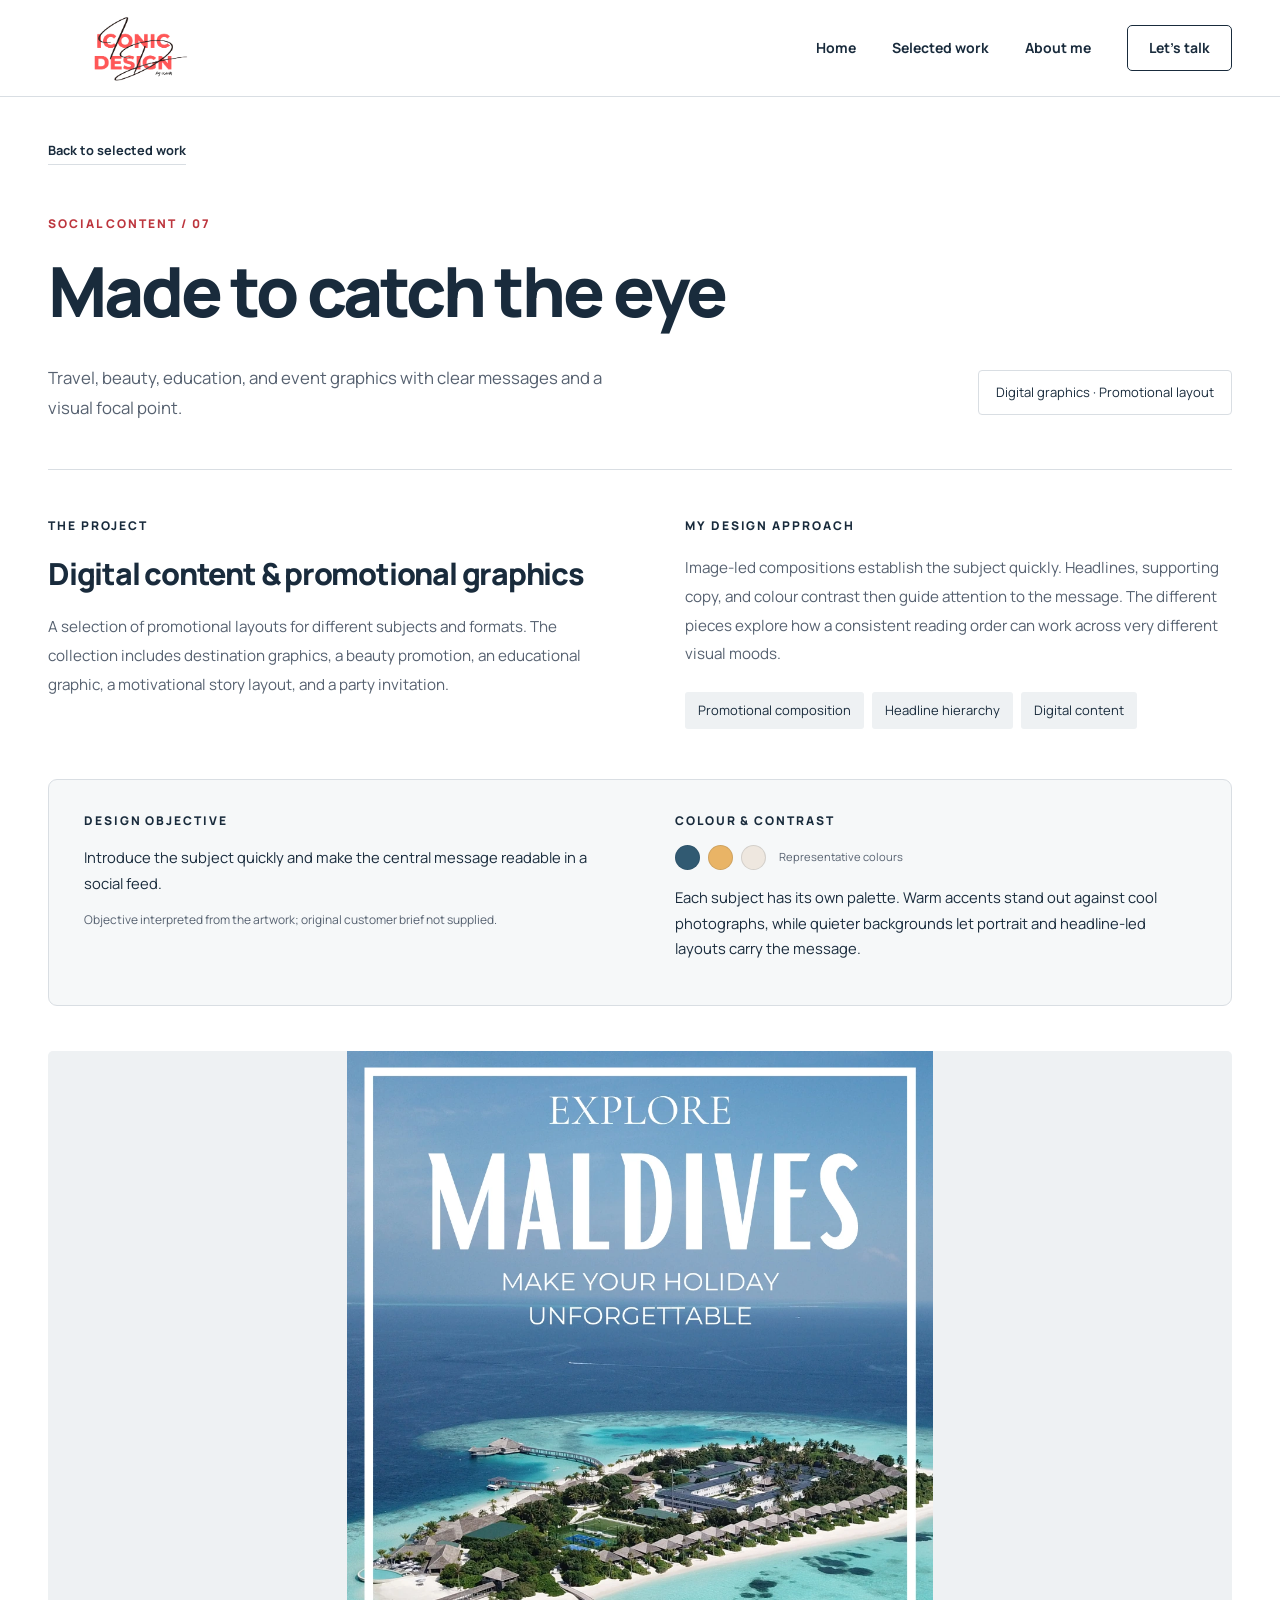
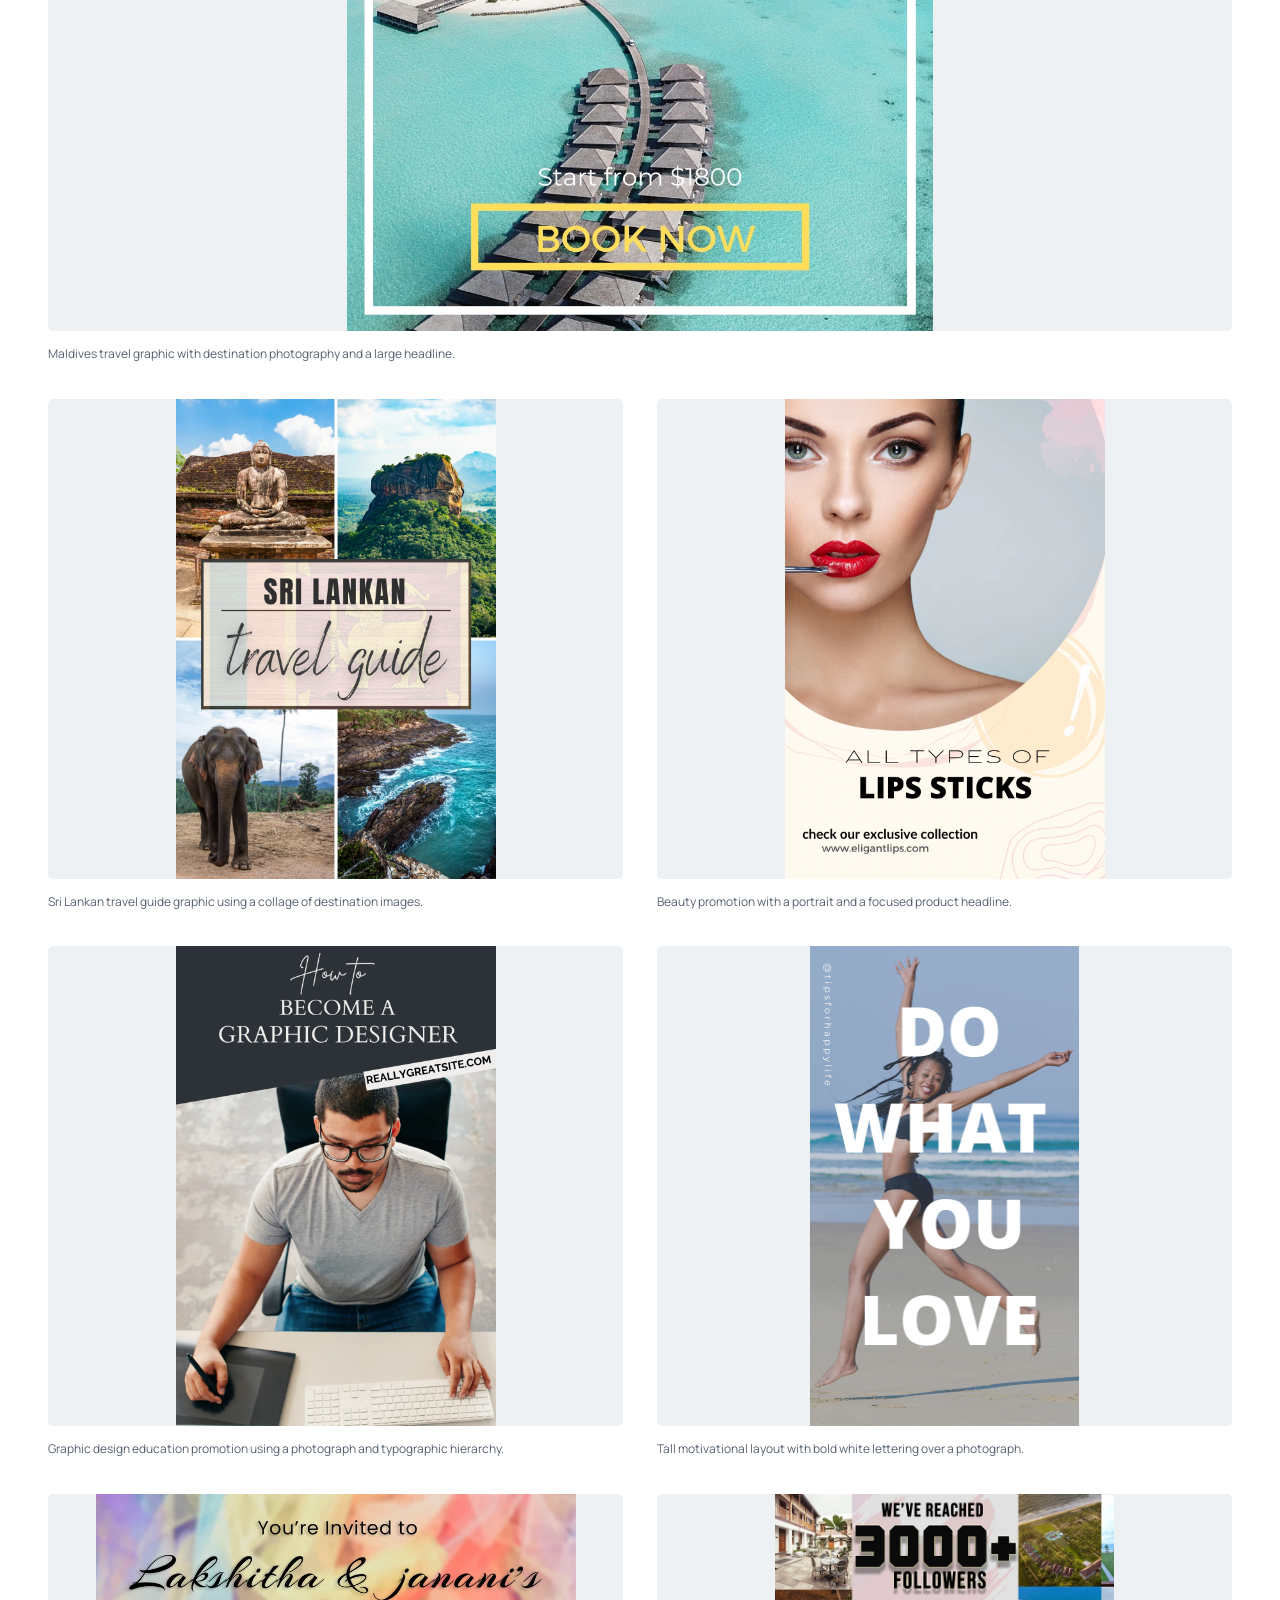
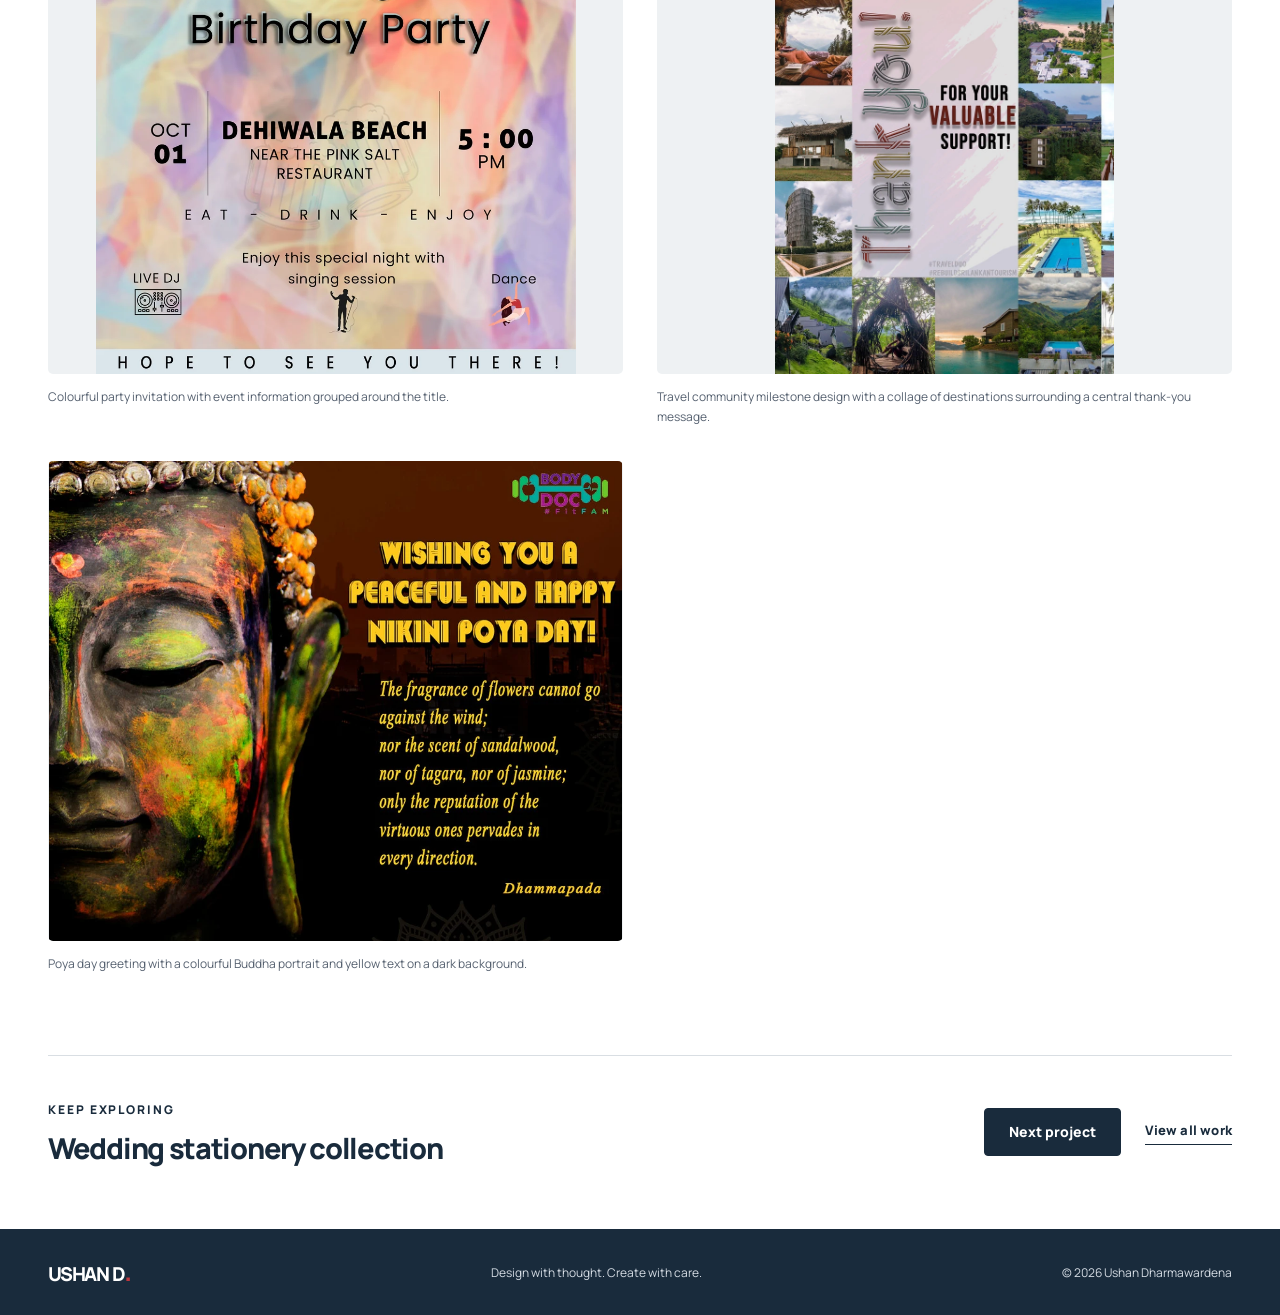
<file: projects/social-content.html>
<!doctype html>
<html lang="en"><head><meta charset="utf-8"><meta name="viewport" content="width=device-width,initial-scale=1">
<title>Digital content &amp; promotional graphics — Ushan Dharmawardena</title><meta name="description" content="Travel, beauty, education, and event graphics with clear messages and a visual focal point."><meta name="theme-color" content="#142131">
<meta property="og:type" content="website"><meta property="og:title" content="Digital content &amp; promotional graphics — Ushan Dharmawardena"><meta property="og:description" content="Travel, beauty, education, and event graphics with clear messages and a visual focal point.">
<link rel="icon" href="../assets/favicon.svg" type="image/svg+xml"><link rel="stylesheet" href="../assets/styles.css">
<script src="../assets/script.js" defer></script></head><body>
<a class="skip-link" href="#main">Skip to content</a><header class="site-header"><div class="shell header-inner">
<a class="wordmark" href="../index.html" aria-label="Iconic Design by Ushan — home"><img class="brand-logo" src="../assets/images/iconic-logo.png" alt="Iconic Design by Ushan" width="500" height="239"></a>
<button class="menu-toggle" aria-expanded="false" aria-controls="main-nav" hidden>Menu <span aria-hidden="true">☰</span></button>
<nav id="main-nav" aria-label="Main navigation"><a href="../index.html">Home</a><a href="../index.html#work">Selected work</a><a href="../index.html#about">About me</a><a class="nav-contact" href="../index.html#contact">Let’s talk</a></nav>
</div></header>
<main id="main"><section class="project-intro shell"><a class="back-link" href="../index.html#work">Back to selected work</a><p class="eyebrow">SOCIAL CONTENT / 07</p><h1>Made to catch the eye</h1><div class="project-intro-bottom"><p>Travel, beauty, education, and event graphics with clear messages and a visual focal point.</p><span class="project-tag">Digital graphics · Promotional layout</span></div></section>
<section class="project-details shell" aria-label="Project overview"><div><p class="eyebrow">THE PROJECT</p><h2>Digital content & promotional graphics</h2><p>A selection of promotional layouts for different subjects and formats. The collection includes destination graphics, a beauty promotion, an educational graphic, a motivational story layout, and a party invitation.</p></div><div><p class="eyebrow">MY DESIGN APPROACH</p><p>Image-led compositions establish the subject quickly. Headlines, supporting copy, and colour contrast then guide attention to the message. The different pieces explore how a consistent reading order can work across very different visual moods.</p><ul class="detail-tags"><li>Promotional composition</li><li>Headline hierarchy</li><li>Digital content</li></ul></div></section>
<section class="design-rationale shell" aria-label="Design rationale"><div><p class="eyebrow">DESIGN OBJECTIVE</p><p>Introduce the subject quickly and make the central message readable in a social feed.</p><p class="brief-note">Objective interpreted from the artwork; original customer brief not supplied.</p></div><div><p class="eyebrow">COLOUR &amp; CONTRAST</p><div class="palette" aria-label="Representative palette"><span style="--swatch:#315a72" aria-label="#315a72"></span><span style="--swatch:#e9b466" aria-label="#e9b466"></span><span style="--swatch:#eee7df" aria-label="#eee7df"></span><small>Representative colours</small></div><p>Each subject has its own palette. Warm accents stand out against cool photographs, while quieter backgrounds let portrait and headline-led layouts carry the message.</p></div></section>
<section class="project-gallery shell gallery-standard" aria-label="Project artwork"><figure><a class="artwork-link" href="../assets/images/social-maldives.webp" data-lightbox aria-label="Enlarge: Maldives travel graphic with destination photography and a large headline."><img src="../assets/images/social-maldives-small.webp" srcset="../assets/images/social-maldives-small.webp 600w, ../assets/images/social-maldives.webp 1000w" sizes="(max-width: 700px) 92vw, 650px" width="1000" height="1500" alt="Maldives travel graphic with destination photography and a large headline." class="" loading="lazy" decoding="async"></a><figcaption>Maldives travel graphic with destination photography and a large headline.</figcaption></figure><figure><a class="artwork-link" href="../assets/images/social-srilanka.webp" data-lightbox aria-label="Enlarge: Sri Lankan travel guide graphic using a collage of destination images."><img src="../assets/images/social-srilanka-small.webp" srcset="../assets/images/social-srilanka-small.webp 600w, ../assets/images/social-srilanka.webp 1000w" sizes="(max-width: 700px) 92vw, 650px" width="1000" height="1500" alt="Sri Lankan travel guide graphic using a collage of destination images." class="" loading="lazy" decoding="async"></a><figcaption>Sri Lankan travel guide graphic using a collage of destination images.</figcaption></figure><figure><a class="artwork-link" href="../assets/images/social-beauty.webp" data-lightbox aria-label="Enlarge: Beauty promotion with a portrait and a focused product headline."><img src="../assets/images/social-beauty-small.webp" srcset="../assets/images/social-beauty-small.webp 600w, ../assets/images/social-beauty.webp 1000w" sizes="(max-width: 700px) 92vw, 650px" width="1000" height="1500" alt="Beauty promotion with a portrait and a focused product headline." class="" loading="lazy" decoding="async"></a><figcaption>Beauty promotion with a portrait and a focused product headline.</figcaption></figure><figure><a class="artwork-link" href="../assets/images/social-design.webp" data-lightbox aria-label="Enlarge: Graphic design education promotion using a photograph and typographic hierarchy."><img src="../assets/images/social-design-small.webp" srcset="../assets/images/social-design-small.webp 600w, ../assets/images/social-design.webp 1000w" sizes="(max-width: 700px) 92vw, 650px" width="1000" height="1500" alt="Graphic design education promotion using a photograph and typographic hierarchy." class="" loading="lazy" decoding="async"></a><figcaption>Graphic design education promotion using a photograph and typographic hierarchy.</figcaption></figure><figure><a class="artwork-link" href="../assets/images/social-motivation.webp" data-lightbox aria-label="Enlarge: Tall motivational layout with bold white lettering over a photograph."><img src="../assets/images/social-motivation-small.webp" srcset="../assets/images/social-motivation-small.webp 506w, ../assets/images/social-motivation.webp 1080w" sizes="(max-width: 700px) 92vw, 650px" width="1080" height="1920" alt="Tall motivational layout with bold white lettering over a photograph." class="" loading="lazy" decoding="async"></a><figcaption>Tall motivational layout with bold white lettering over a photograph.</figcaption></figure><figure><a class="artwork-link" href="../assets/images/social-party.webp" data-lightbox aria-label="Enlarge: Colourful party invitation with event information grouped around the title."><img src="../assets/images/social-party-small.webp" srcset="../assets/images/social-party-small.webp 900w, ../assets/images/social-party.webp 1654w" sizes="(max-width: 700px) 92vw, 650px" width="1654" height="1654" alt="Colourful party invitation with event information grouped around the title." class="" loading="lazy" decoding="async"></a><figcaption>Colourful party invitation with event information grouped around the title.</figcaption></figure><figure><a class="artwork-link" href="../assets/images/travel-community.webp" data-lightbox aria-label="Enlarge: Travel community milestone design with a collage of destinations surrounding a central thank-you message."><img src="../assets/images/travel-community.webp" width="724" height="1024" alt="Travel community milestone design with a collage of destinations surrounding a central thank-you message." class="" loading="lazy" decoding="async"></a><figcaption>Travel community milestone design with a collage of destinations surrounding a central thank-you message.</figcaption></figure><figure><a class="artwork-link" href="../assets/images/poya-day.webp" data-lightbox aria-label="Enlarge: Poya day greeting with a colourful Buddha portrait and yellow text on a dark background."><img src="../assets/images/poya-day-small.webp" srcset="../assets/images/poya-day-small.webp 900w, ../assets/images/poya-day.webp 940w" sizes="(max-width: 700px) 92vw, 650px" width="940" height="788" alt="Poya day greeting with a colourful Buddha portrait and yellow text on a dark background." class="" loading="lazy" decoding="async"></a><figcaption>Poya day greeting with a colourful Buddha portrait and yellow text on a dark background.</figcaption></figure></section>
<section class="next-project shell"><div><p class="eyebrow">KEEP EXPLORING</p><h2>Wedding stationery collection</h2></div><a class="button" href="wedding-stationery.html">Next project</a><a class="text-link" href="../index.html#work">View all work</a></section>
</main><dialog class="lightbox" aria-label="Enlarged project image"><button class="lightbox-close" aria-label="Close enlarged image">Close <span aria-hidden="true">×</span></button><img alt=""><p class="lightbox-caption"></p><a class="lightbox-original" target="_blank" rel="noopener noreferrer">Open full image<span class="sr-only"> in a new tab</span></a></dialog>
<footer class="site-footer"><div class="shell footer-inner"><a class="wordmark" href="../index.html">USHAN D<span>.</span></a><p>Design with thought. Create with care.</p><span>© <span data-year>2026</span> Ushan Dharmawardena</span></div></footer></body></html>
</file>
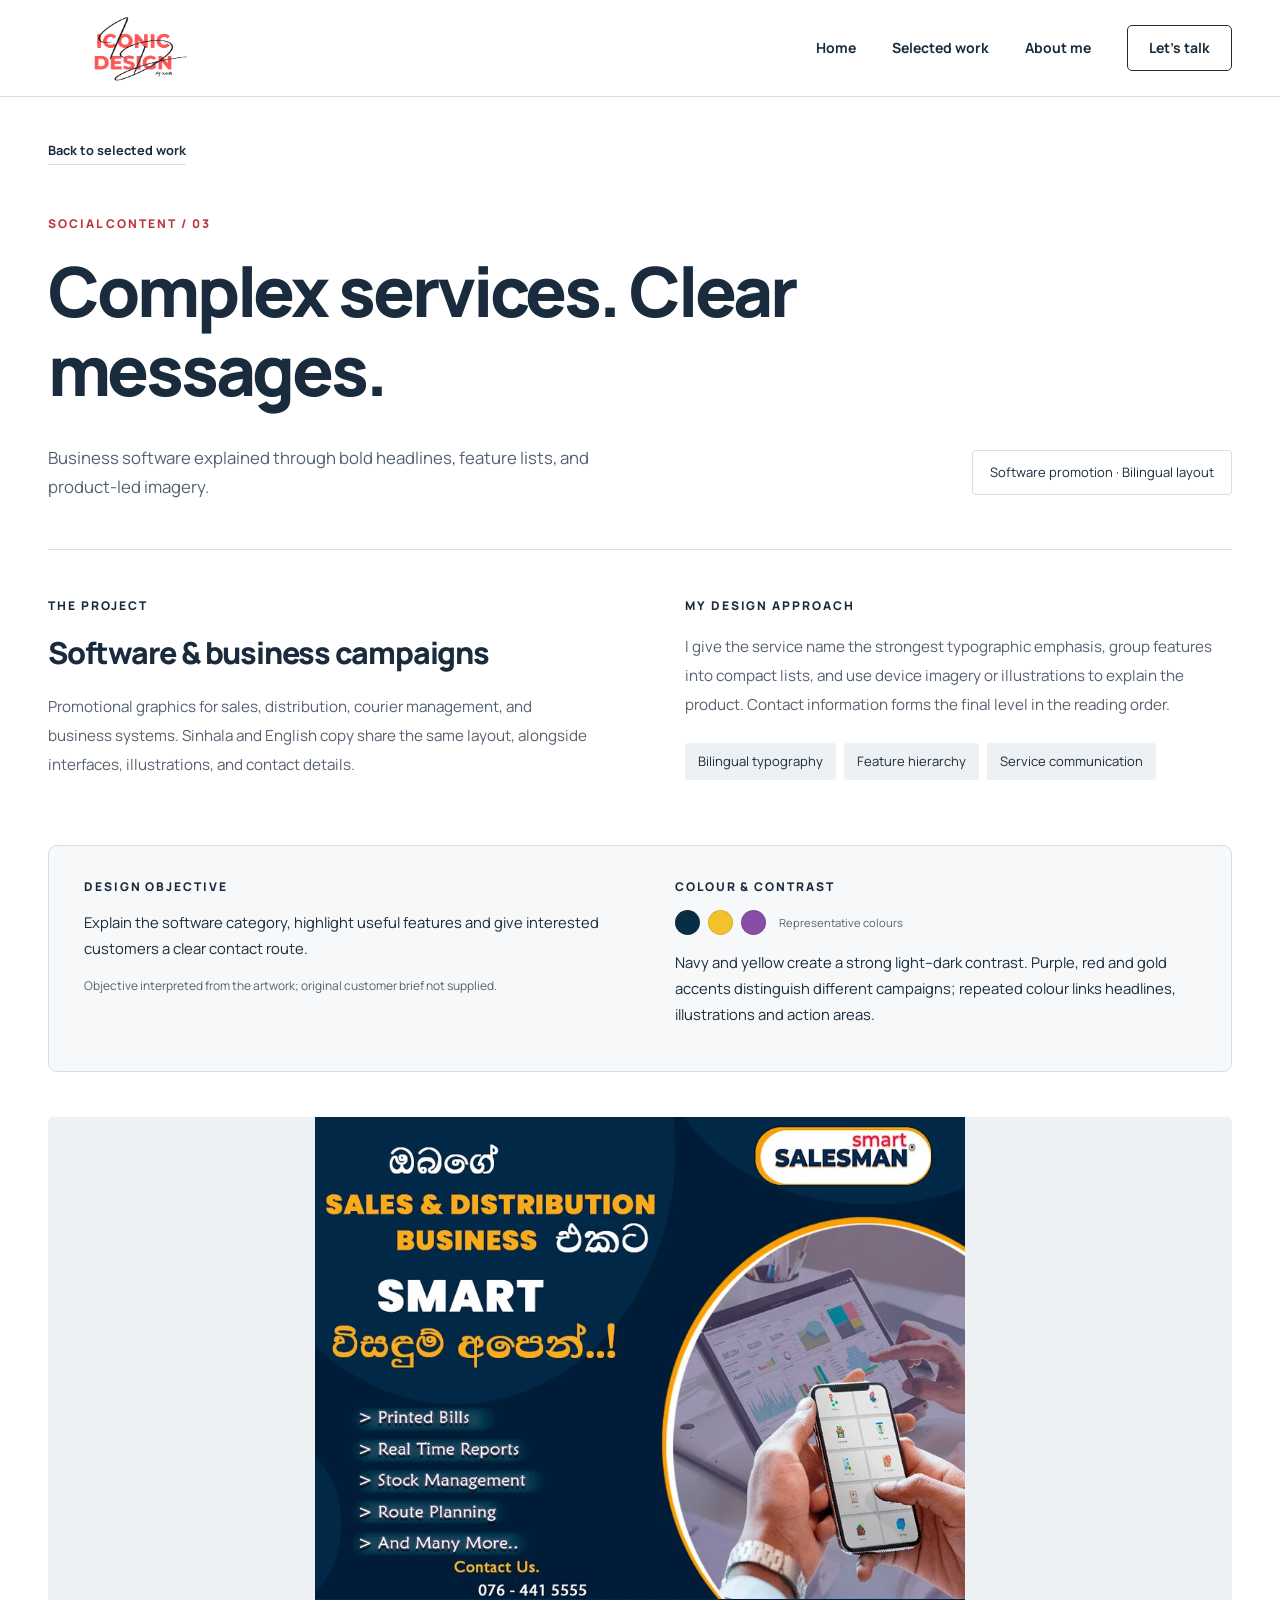
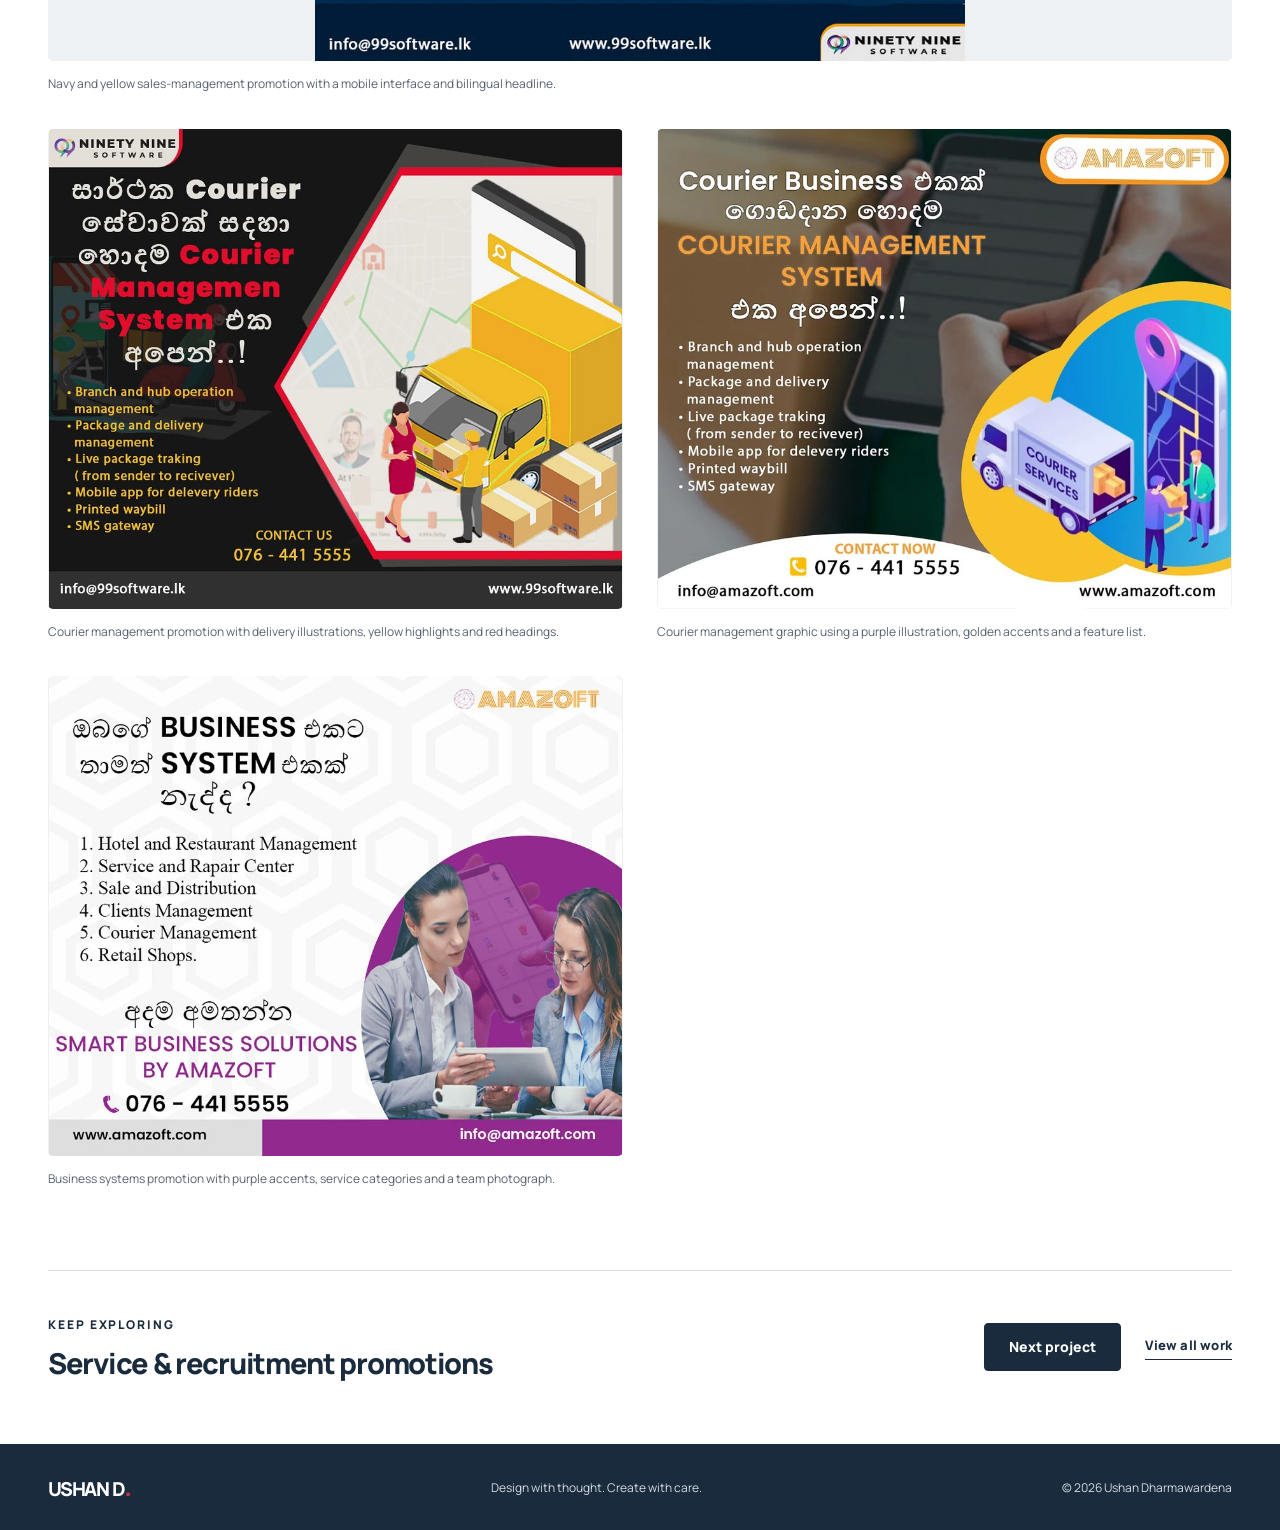
<file: projects/software-campaigns.html>
<!doctype html>
<html lang="en"><head><meta charset="utf-8"><meta name="viewport" content="width=device-width,initial-scale=1">
<title>Software &amp; business campaigns — Ushan Dharmawardena</title><meta name="description" content="Business software explained through bold headlines, feature lists, and product-led imagery."><meta name="theme-color" content="#142131">
<meta property="og:type" content="website"><meta property="og:title" content="Software &amp; business campaigns — Ushan Dharmawardena"><meta property="og:description" content="Business software explained through bold headlines, feature lists, and product-led imagery.">
<link rel="icon" href="../assets/favicon.svg" type="image/svg+xml"><link rel="stylesheet" href="../assets/styles.css">
<script src="../assets/script.js" defer></script></head><body>
<a class="skip-link" href="#main">Skip to content</a><header class="site-header"><div class="shell header-inner">
<a class="wordmark" href="../index.html" aria-label="Iconic Design by Ushan — home"><img class="brand-logo" src="../assets/images/iconic-logo.png" alt="Iconic Design by Ushan" width="500" height="239"></a>
<button class="menu-toggle" aria-expanded="false" aria-controls="main-nav" hidden>Menu <span aria-hidden="true">☰</span></button>
<nav id="main-nav" aria-label="Main navigation"><a href="../index.html">Home</a><a href="../index.html#work">Selected work</a><a href="../index.html#about">About me</a><a class="nav-contact" href="../index.html#contact">Let’s talk</a></nav>
</div></header>
<main id="main"><section class="project-intro shell"><a class="back-link" href="../index.html#work">Back to selected work</a><p class="eyebrow">SOCIAL CONTENT / 03</p><h1>Complex services. Clear messages.</h1><div class="project-intro-bottom"><p>Business software explained through bold headlines, feature lists, and product-led imagery.</p><span class="project-tag">Software promotion · Bilingual layout</span></div></section>
<section class="project-details shell" aria-label="Project overview"><div><p class="eyebrow">THE PROJECT</p><h2>Software & business campaigns</h2><p>Promotional graphics for sales, distribution, courier management, and business systems. Sinhala and English copy share the same layout, alongside interfaces, illustrations, and contact details.</p></div><div><p class="eyebrow">MY DESIGN APPROACH</p><p>I give the service name the strongest typographic emphasis, group features into compact lists, and use device imagery or illustrations to explain the product. Contact information forms the final level in the reading order.</p><ul class="detail-tags"><li>Bilingual typography</li><li>Feature hierarchy</li><li>Service communication</li></ul></div></section>
<section class="design-rationale shell" aria-label="Design rationale"><div><p class="eyebrow">DESIGN OBJECTIVE</p><p>Explain the software category, highlight useful features and give interested customers a clear contact route.</p><p class="brief-note">Objective interpreted from the artwork; original customer brief not supplied.</p></div><div><p class="eyebrow">COLOUR &amp; CONTRAST</p><div class="palette" aria-label="Representative palette"><span style="--swatch:#082e46" aria-label="#082e46"></span><span style="--swatch:#f3c12c" aria-label="#f3c12c"></span><span style="--swatch:#884ea6" aria-label="#884ea6"></span><small>Representative colours</small></div><p>Navy and yellow create a strong light–dark contrast. Purple, red and gold accents distinguish different campaigns; repeated colour links headlines, illustrations and action areas.</p></div></section>
<section class="project-gallery shell gallery-standard" aria-label="Project artwork"><figure><a class="artwork-link" href="../assets/images/software-sales.webp" data-lightbox aria-label="Enlarge: Navy and yellow sales-management promotion with a mobile interface and bilingual headline."><img src="../assets/images/software-sales-small.webp" srcset="../assets/images/software-sales-small.webp 900w, ../assets/images/software-sales.webp 940w" sizes="(max-width: 700px) 92vw, 650px" width="940" height="788" alt="Navy and yellow sales-management promotion with a mobile interface and bilingual headline." class="" loading="lazy" decoding="async"></a><figcaption>Navy and yellow sales-management promotion with a mobile interface and bilingual headline.</figcaption></figure><figure><a class="artwork-link" href="../assets/images/software-courier.webp" data-lightbox aria-label="Enlarge: Courier management promotion with delivery illustrations, yellow highlights and red headings."><img src="../assets/images/software-courier-small.webp" srcset="../assets/images/software-courier-small.webp 900w, ../assets/images/software-courier.webp 940w" sizes="(max-width: 700px) 92vw, 650px" width="940" height="788" alt="Courier management promotion with delivery illustrations, yellow highlights and red headings." class="" loading="lazy" decoding="async"></a><figcaption>Courier management promotion with delivery illustrations, yellow highlights and red headings.</figcaption></figure><figure><a class="artwork-link" href="../assets/images/software-amazoft.webp" data-lightbox aria-label="Enlarge: Courier management graphic using a purple illustration, golden accents and a feature list."><img src="../assets/images/software-amazoft-small.webp" srcset="../assets/images/software-amazoft-small.webp 900w, ../assets/images/software-amazoft.webp 1024w" sizes="(max-width: 700px) 92vw, 650px" width="1024" height="858" alt="Courier management graphic using a purple illustration, golden accents and a feature list." class="" loading="lazy" decoding="async"></a><figcaption>Courier management graphic using a purple illustration, golden accents and a feature list.</figcaption></figure><figure><a class="artwork-link" href="../assets/images/software-business.webp" data-lightbox aria-label="Enlarge: Business systems promotion with purple accents, service categories and a team photograph."><img src="../assets/images/software-business-small.webp" srcset="../assets/images/software-business-small.webp 900w, ../assets/images/software-business.webp 940w" sizes="(max-width: 700px) 92vw, 650px" width="940" height="788" alt="Business systems promotion with purple accents, service categories and a team photograph." class="" loading="lazy" decoding="async"></a><figcaption>Business systems promotion with purple accents, service categories and a team photograph.</figcaption></figure></section>
<section class="next-project shell"><div><p class="eyebrow">KEEP EXPLORING</p><h2>Service & recruitment promotions</h2></div><a class="button" href="service-promotions.html">Next project</a><a class="text-link" href="../index.html#work">View all work</a></section>
</main><dialog class="lightbox" aria-label="Enlarged project image"><button class="lightbox-close" aria-label="Close enlarged image">Close <span aria-hidden="true">×</span></button><img alt=""><p class="lightbox-caption"></p><a class="lightbox-original" target="_blank" rel="noopener noreferrer">Open full image<span class="sr-only"> in a new tab</span></a></dialog>
<footer class="site-footer"><div class="shell footer-inner"><a class="wordmark" href="../index.html">USHAN D<span>.</span></a><p>Design with thought. Create with care.</p><span>© <span data-year>2026</span> Ushan Dharmawardena</span></div></footer></body></html>
</file>
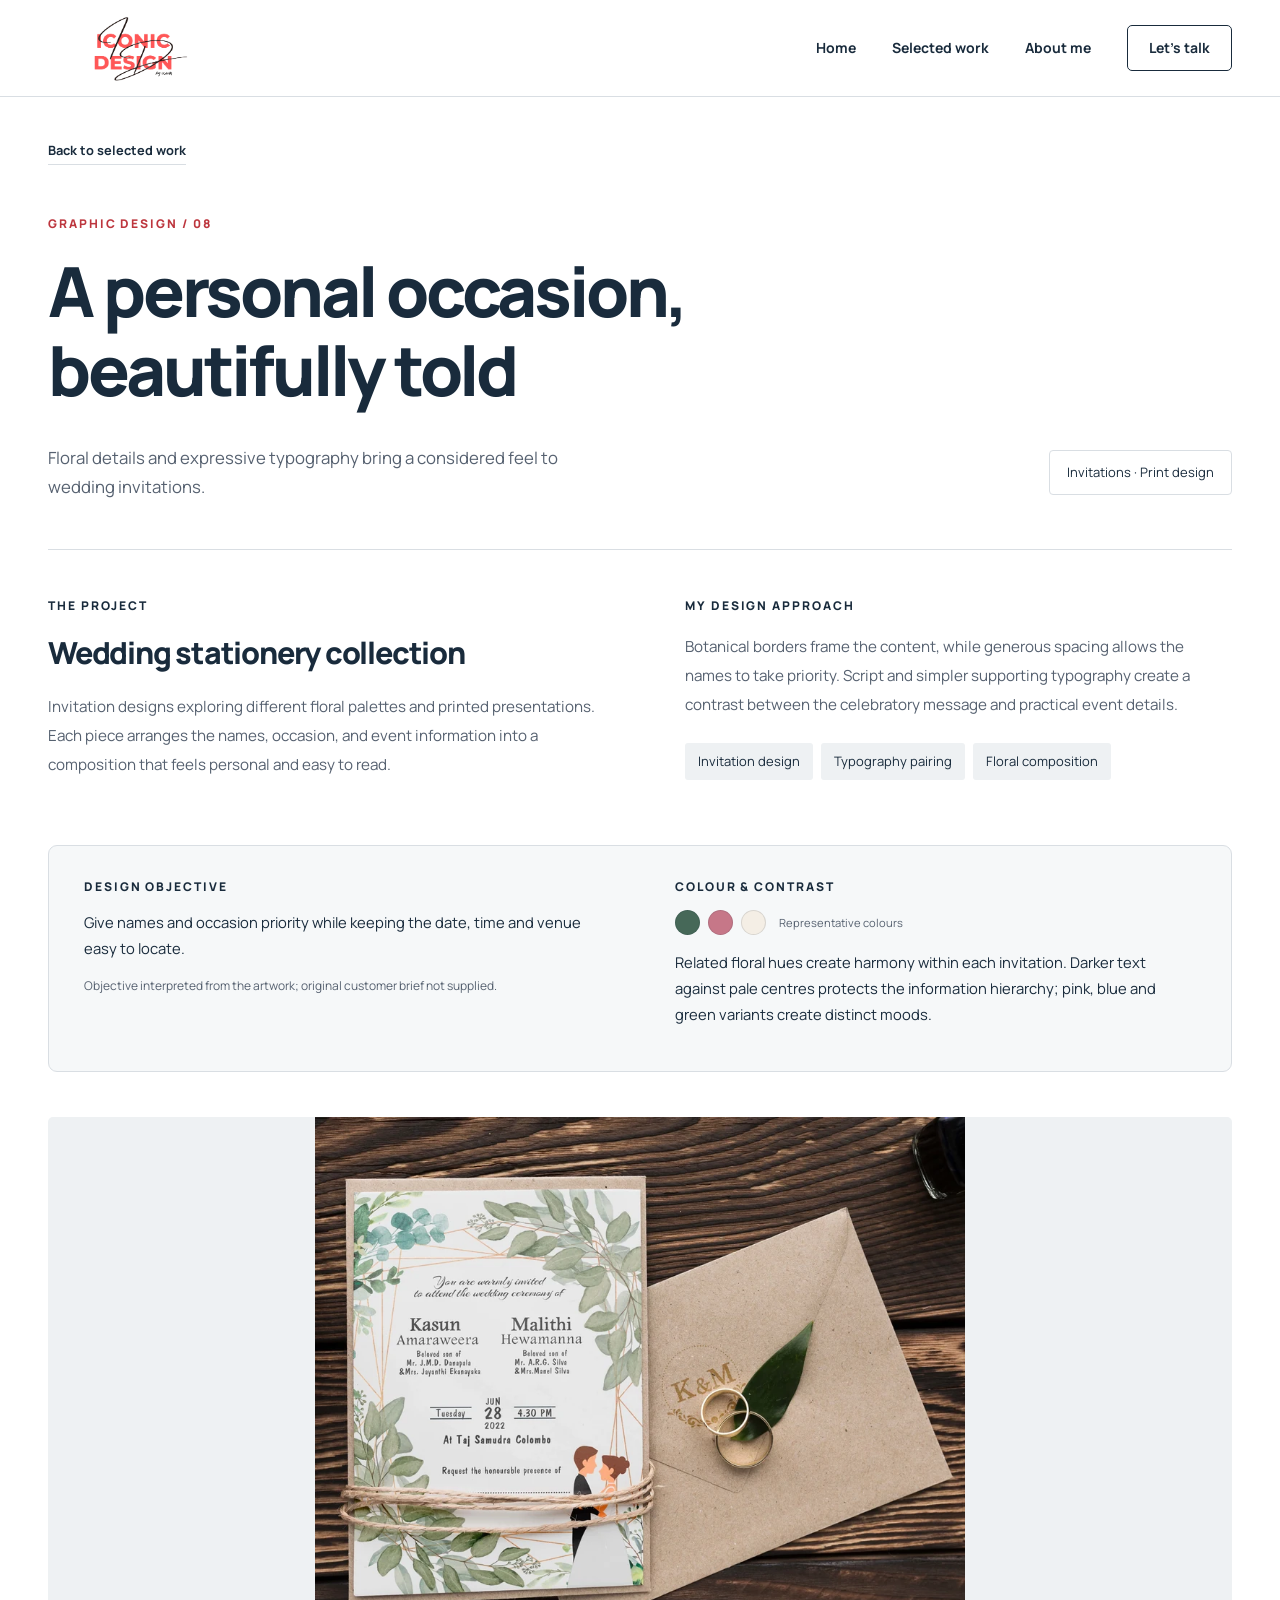
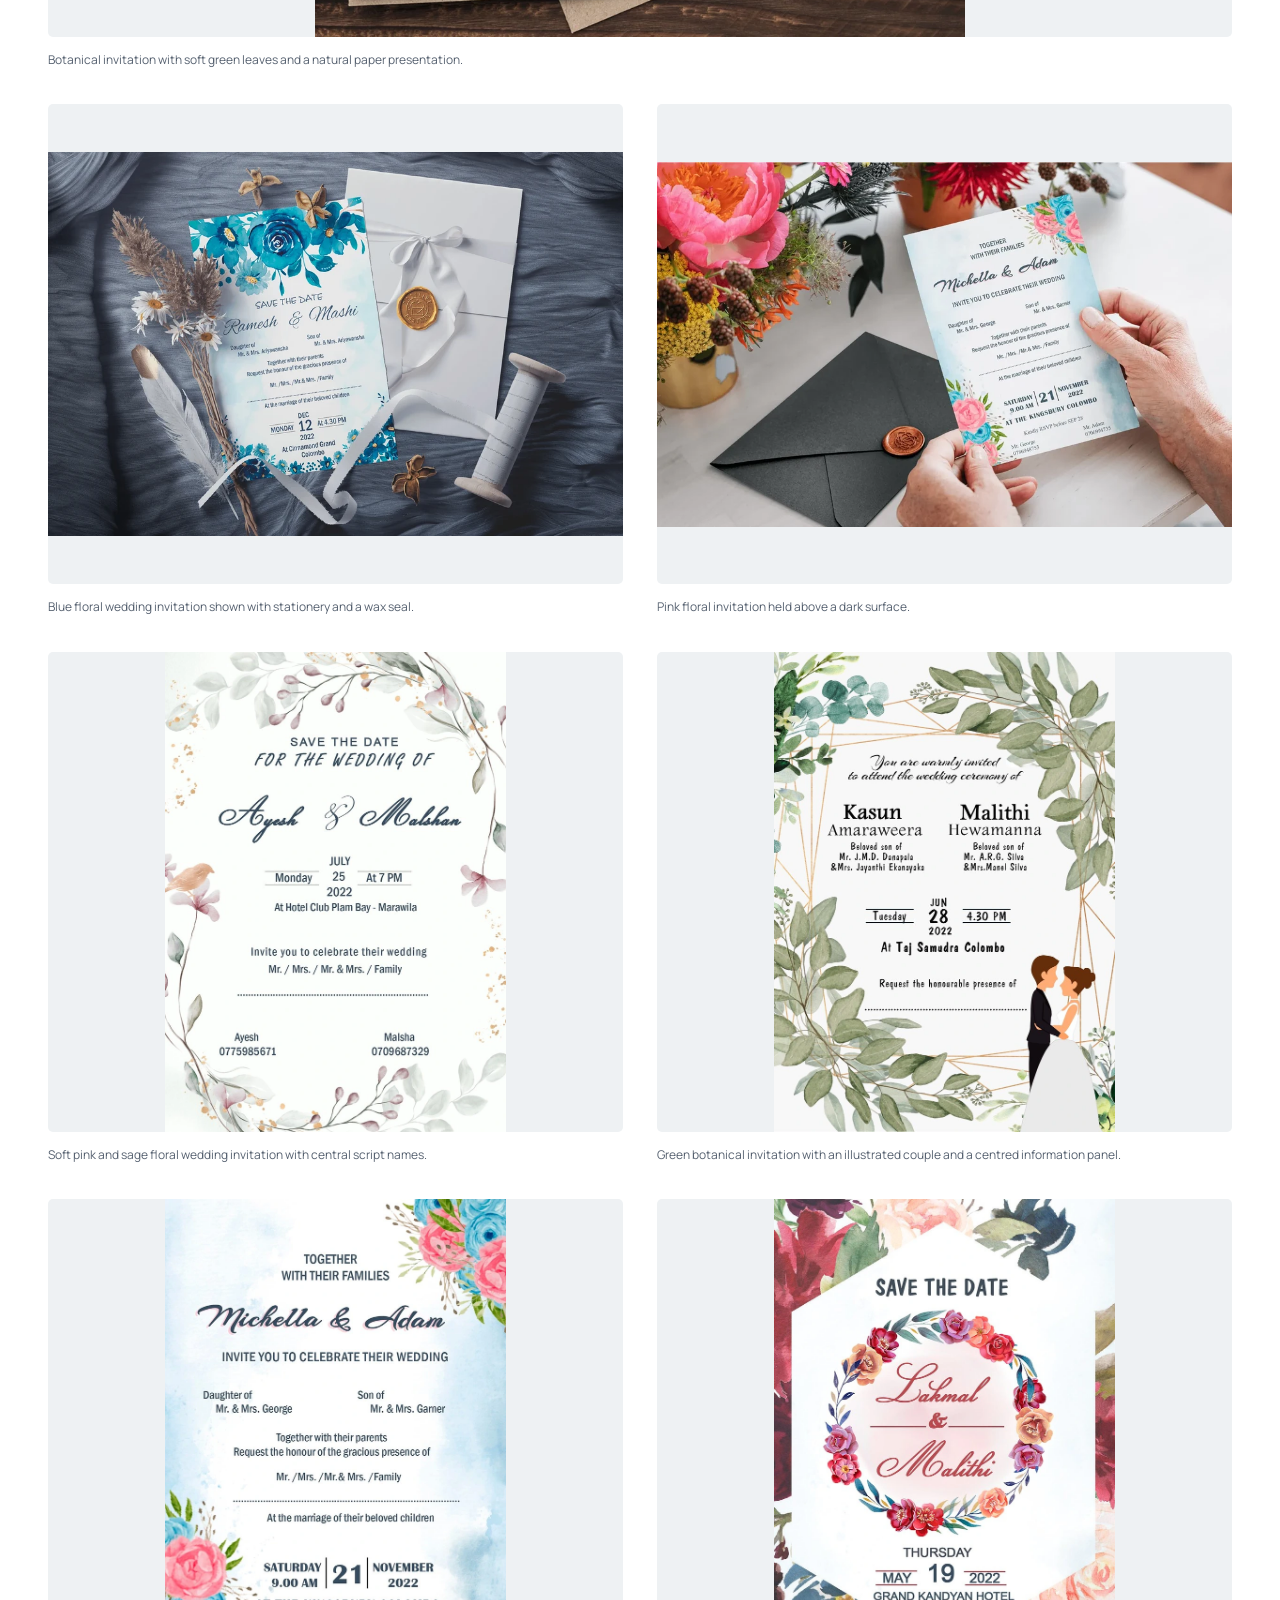
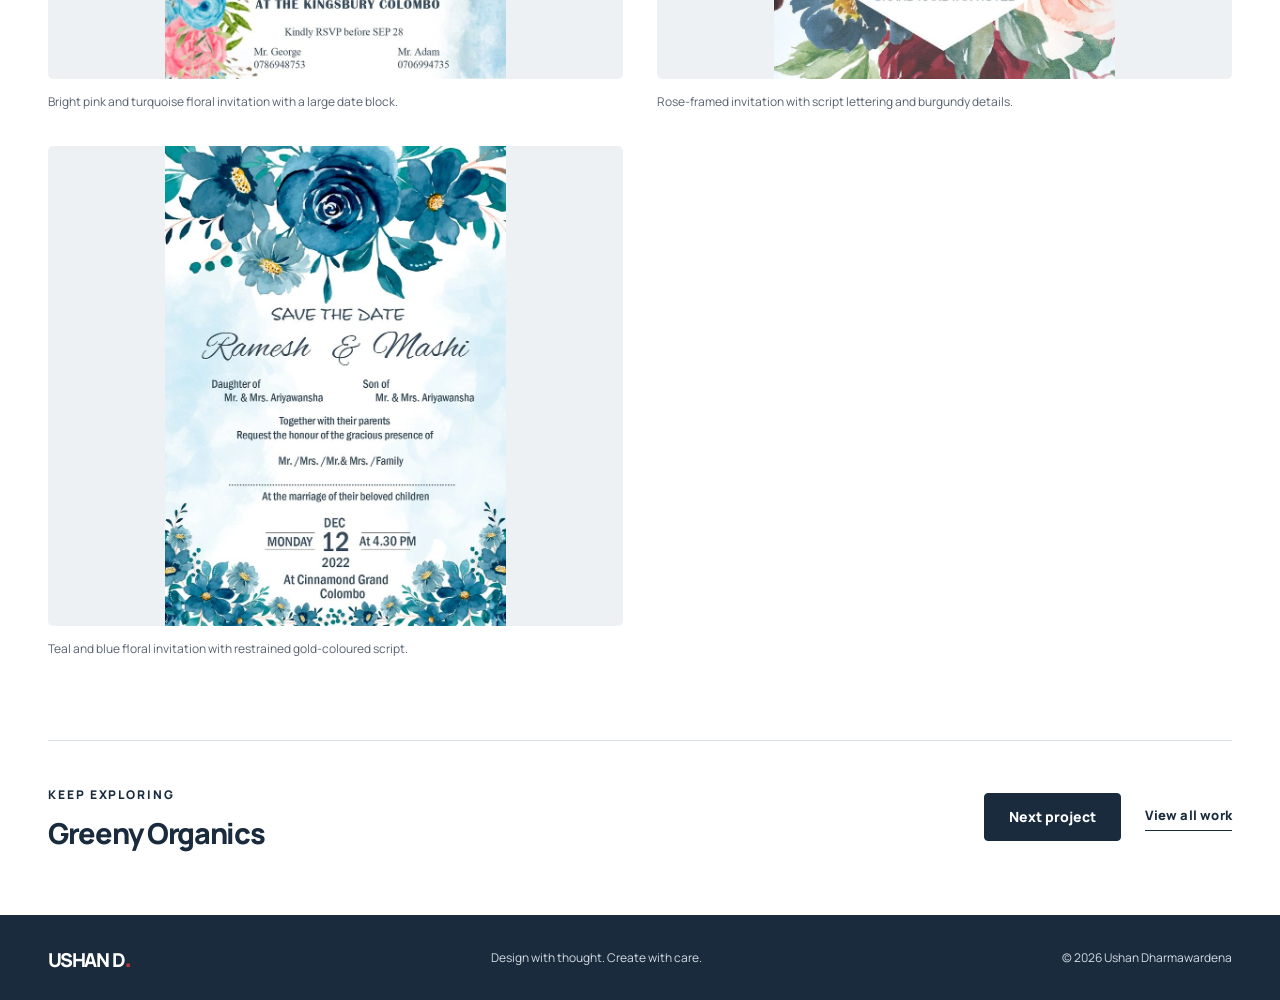
<file: projects/wedding-stationery.html>
<!doctype html>
<html lang="en"><head><meta charset="utf-8"><meta name="viewport" content="width=device-width,initial-scale=1">
<title>Wedding stationery collection — Ushan Dharmawardena</title><meta name="description" content="Floral details and expressive typography bring a considered feel to wedding invitations."><meta name="theme-color" content="#142131">
<meta property="og:type" content="website"><meta property="og:title" content="Wedding stationery collection — Ushan Dharmawardena"><meta property="og:description" content="Floral details and expressive typography bring a considered feel to wedding invitations.">
<link rel="icon" href="../assets/favicon.svg" type="image/svg+xml"><link rel="stylesheet" href="../assets/styles.css">
<script src="../assets/script.js" defer></script></head><body>
<a class="skip-link" href="#main">Skip to content</a><header class="site-header"><div class="shell header-inner">
<a class="wordmark" href="../index.html" aria-label="Iconic Design by Ushan — home"><img class="brand-logo" src="../assets/images/iconic-logo.png" alt="Iconic Design by Ushan" width="500" height="239"></a>
<button class="menu-toggle" aria-expanded="false" aria-controls="main-nav" hidden>Menu <span aria-hidden="true">☰</span></button>
<nav id="main-nav" aria-label="Main navigation"><a href="../index.html">Home</a><a href="../index.html#work">Selected work</a><a href="../index.html#about">About me</a><a class="nav-contact" href="../index.html#contact">Let’s talk</a></nav>
</div></header>
<main id="main"><section class="project-intro shell"><a class="back-link" href="../index.html#work">Back to selected work</a><p class="eyebrow">GRAPHIC DESIGN / 08</p><h1>A personal occasion, beautifully told</h1><div class="project-intro-bottom"><p>Floral details and expressive typography bring a considered feel to wedding invitations.</p><span class="project-tag">Invitations · Print design</span></div></section>
<section class="project-details shell" aria-label="Project overview"><div><p class="eyebrow">THE PROJECT</p><h2>Wedding stationery collection</h2><p>Invitation designs exploring different floral palettes and printed presentations. Each piece arranges the names, occasion, and event information into a composition that feels personal and easy to read.</p></div><div><p class="eyebrow">MY DESIGN APPROACH</p><p>Botanical borders frame the content, while generous spacing allows the names to take priority. Script and simpler supporting typography create a contrast between the celebratory message and practical event details.</p><ul class="detail-tags"><li>Invitation design</li><li>Typography pairing</li><li>Floral composition</li></ul></div></section>
<section class="design-rationale shell" aria-label="Design rationale"><div><p class="eyebrow">DESIGN OBJECTIVE</p><p>Give names and occasion priority while keeping the date, time and venue easy to locate.</p><p class="brief-note">Objective interpreted from the artwork; original customer brief not supplied.</p></div><div><p class="eyebrow">COLOUR &amp; CONTRAST</p><div class="palette" aria-label="Representative palette"><span style="--swatch:#466858" aria-label="#466858"></span><span style="--swatch:#c67788" aria-label="#c67788"></span><span style="--swatch:#f4eee5" aria-label="#f4eee5"></span><small>Representative colours</small></div><p>Related floral hues create harmony within each invitation. Darker text against pale centres protects the information hierarchy; pink, blue and green variants create distinct moods.</p></div></section>
<section class="project-gallery shell gallery-standard" aria-label="Project artwork"><figure><a class="artwork-link" href="../assets/images/wedding-botanical.webp" data-lightbox aria-label="Enlarge: Botanical invitation with soft green leaves and a natural paper presentation."><img src="../assets/images/wedding-botanical-small.webp" srcset="../assets/images/wedding-botanical-small.webp 900w, ../assets/images/wedding-botanical.webp 2600w" sizes="(max-width: 700px) 92vw, 650px" width="2600" height="2080" alt="Botanical invitation with soft green leaves and a natural paper presentation." class="" loading="lazy" decoding="async"></a><figcaption>Botanical invitation with soft green leaves and a natural paper presentation.</figcaption></figure><figure><a class="artwork-link" href="../assets/images/wedding-blue.webp" data-lightbox aria-label="Enlarge: Blue floral wedding invitation shown with stationery and a wax seal."><img src="../assets/images/wedding-blue-small.webp" srcset="../assets/images/wedding-blue-small.webp 900w, ../assets/images/wedding-blue.webp 2237w" sizes="(max-width: 700px) 92vw, 650px" width="2237" height="1493" alt="Blue floral wedding invitation shown with stationery and a wax seal." class="" loading="lazy" decoding="async"></a><figcaption>Blue floral wedding invitation shown with stationery and a wax seal.</figcaption></figure><figure><a class="artwork-link" href="../assets/images/wedding-pink.webp" data-lightbox aria-label="Enlarge: Pink floral invitation held above a dark surface."><img src="../assets/images/wedding-pink-small.webp" srcset="../assets/images/wedding-pink-small.webp 900w, ../assets/images/wedding-pink.webp 1599w" sizes="(max-width: 700px) 92vw, 650px" width="1599" height="1014" alt="Pink floral invitation held above a dark surface." class="" loading="lazy" decoding="async"></a><figcaption>Pink floral invitation held above a dark surface.</figcaption></figure><figure><a class="artwork-link" href="../assets/images/invite-soft-floral.webp" data-lightbox aria-label="Enlarge: Soft pink and sage floral wedding invitation with central script names."><img src="../assets/images/invite-soft-floral.webp" width="726" height="1023" alt="Soft pink and sage floral wedding invitation with central script names." class="" loading="lazy" decoding="async"></a><figcaption>Soft pink and sage floral wedding invitation with central script names.</figcaption></figure><figure><a class="artwork-link" href="../assets/images/invite-green.webp" data-lightbox aria-label="Enlarge: Green botanical invitation with an illustrated couple and a centred information panel."><img src="../assets/images/invite-green.webp" width="726" height="1023" alt="Green botanical invitation with an illustrated couple and a centred information panel." class="" loading="lazy" decoding="async"></a><figcaption>Green botanical invitation with an illustrated couple and a centred information panel.</figcaption></figure><figure><a class="artwork-link" href="../assets/images/invite-bright-floral.webp" data-lightbox aria-label="Enlarge: Bright pink and turquoise floral invitation with a large date block."><img src="../assets/images/invite-bright-floral.webp" width="726" height="1023" alt="Bright pink and turquoise floral invitation with a large date block." class="" loading="lazy" decoding="async"></a><figcaption>Bright pink and turquoise floral invitation with a large date block.</figcaption></figure><figure><a class="artwork-link" href="../assets/images/invite-rose.webp" data-lightbox aria-label="Enlarge: Rose-framed invitation with script lettering and burgundy details."><img src="../assets/images/invite-rose.webp" width="726" height="1023" alt="Rose-framed invitation with script lettering and burgundy details." class="" loading="lazy" decoding="async"></a><figcaption>Rose-framed invitation with script lettering and burgundy details.</figcaption></figure><figure><a class="artwork-link" href="../assets/images/invite-teal.webp" data-lightbox aria-label="Enlarge: Teal and blue floral invitation with restrained gold-coloured script."><img src="../assets/images/invite-teal.webp" width="726" height="1023" alt="Teal and blue floral invitation with restrained gold-coloured script." class="" loading="lazy" decoding="async"></a><figcaption>Teal and blue floral invitation with restrained gold-coloured script.</figcaption></figure></section>
<section class="next-project shell"><div><p class="eyebrow">KEEP EXPLORING</p><h2>Greeny Organics</h2></div><a class="button" href="greeny-organics.html">Next project</a><a class="text-link" href="../index.html#work">View all work</a></section>
</main><dialog class="lightbox" aria-label="Enlarged project image"><button class="lightbox-close" aria-label="Close enlarged image">Close <span aria-hidden="true">×</span></button><img alt=""><p class="lightbox-caption"></p><a class="lightbox-original" target="_blank" rel="noopener noreferrer">Open full image<span class="sr-only"> in a new tab</span></a></dialog>
<footer class="site-footer"><div class="shell footer-inner"><a class="wordmark" href="../index.html">USHAN D<span>.</span></a><p>Design with thought. Create with care.</p><span>© <span data-year>2026</span> Ushan Dharmawardena</span></div></footer></body></html>
</file>
<file: assets/styles.css>
@font-face {
  font-family: 'DM Serif Display';
  font-style: italic;
  font-weight: 400;
  font-display: swap;
  src: url(fonts/font-0.ttf) format('truetype');
}
@font-face {
  font-family: 'DM Serif Display';
  font-style: normal;
  font-weight: 400;
  font-display: swap;
  src: url(fonts/font-1.ttf) format('truetype');
}
@font-face {
  font-family: 'Manrope';
  font-style: normal;
  font-weight: 400;
  font-display: swap;
  src: url(fonts/font-2.ttf) format('truetype');
}
@font-face {
  font-family: 'Manrope';
  font-style: normal;
  font-weight: 500;
  font-display: swap;
  src: url(fonts/font-3.ttf) format('truetype');
}
@font-face {
  font-family: 'Manrope';
  font-style: normal;
  font-weight: 600;
  font-display: swap;
  src: url(fonts/font-4.ttf) format('truetype');
}
@font-face {
  font-family: 'Manrope';
  font-style: normal;
  font-weight: 700;
  font-display: swap;
  src: url(fonts/font-5.ttf) format('truetype');
}
@font-face {
  font-family: 'Manrope';
  font-style: normal;
  font-weight: 800;
  font-display: swap;
  src: url(fonts/font-6.ttf) format('truetype');
}
:root{--ink:#142131;--muted:#566170;--red:#c84238;--red-bright:#f16557;--paper:#fafaf8;--line:#d9dee3;--soft:#eef1f3;--white:#fff;--sans:Manrope,Arial,sans-serif;--serif:'DM Serif Display',Georgia,serif}
*{box-sizing:border-box}html{scroll-behavior:smooth;scroll-padding-top:110px}body{margin:0;background:var(--paper);color:var(--ink);font-family:var(--sans);font-size:16px;line-height:1.75;-webkit-font-smoothing:antialiased}button,a,input{touch-action:manipulation}button{font:inherit}a{color:inherit;text-decoration:none}img{max-width:100%;height:auto;display:block}button{cursor:pointer}button:disabled{cursor:default}[hidden]{display:none!important}::selection{background:#f8b4a9;color:#142131}:focus-visible{outline:3px solid #126a9c;outline-offset:5px;border-radius:2px}.shell{width:min(1220px,calc(100% - 96px));margin-inline:auto}h1,h2,h3,p{margin-top:0}h1,h2,h3{line-height:1.15;letter-spacing:-.045em}h1,h2{font-weight:800}h1{font-size:clamp(3rem,5.9vw,5.45rem)}h2{font-size:clamp(2.25rem,3.6vw,3.65rem)}h3{font-size:1.45rem;letter-spacing:-.03em}em{font-family:var(--serif);font-weight:400;color:var(--red)}.eyebrow{font-size:.75rem;font-weight:800;letter-spacing:.16em;line-height:1.8;margin-bottom:24px}.eyebrow>span{display:inline-block;width:20px;height:2px;background:var(--red);vertical-align:middle;margin-right:9px}.sr-only{position:absolute;width:1px;height:1px;overflow:hidden;clip:rect(0,0,0,0);white-space:nowrap}.skip-link{position:fixed;top:-100px;left:20px;background:#fff;padding:10px 20px;z-index:100}.skip-link:focus{top:10px}.site-header{background:rgba(250,250,248,.96);position:sticky;top:0;z-index:20;border-bottom:1px solid var(--line);backdrop-filter:blur(14px)}.header-inner{height:92px;display:flex;align-items:center;justify-content:space-between}.wordmark{font-weight:800;font-size:1.55rem;line-height:1;letter-spacing:-.065em}.wordmark span{color:var(--red);font-size:2rem}.site-header nav{display:flex;gap:36px;align-items:center;font-weight:700;font-size:.875rem}.site-header nav a{padding:12px 0}.site-header nav a:hover{color:var(--red)}.site-header nav .nav-contact{border:1px solid var(--ink);border-radius:5px;padding:10px 21px}.nav-contact:hover{background:var(--ink);color:white!important}.menu-toggle{border:0;background:transparent;font-weight:800;padding:10px}.menu-toggle span{margin-left:12px}.button{display:inline-flex;align-items:center;justify-content:center;min-height:48px;padding:13px 24px;border:1px solid var(--ink);border-radius:4px;background:var(--ink);color:#fff;font-size:.875rem;font-weight:800;line-height:1.4;transition:background .2s,transform .2s}.button:hover{background:var(--red);border-color:var(--red);transform:translateY(-2px)}.button-quiet{background:transparent;color:var(--ink);border-color:transparent}.button-quiet:hover{background:#e8edf0;border-color:transparent;color:var(--ink)}.text-link{display:inline-block;font-size:.8125rem;font-weight:800;border-bottom:1px solid currentColor;padding-bottom:3px;letter-spacing:.015em}
.hero{display:grid;grid-template-columns:1.08fr 1fr;gap:65px;align-items:center;padding-block:76px 90px;min-height:650px}.hero h1{margin:0 0 29px;letter-spacing:-.06em}.hero-intro{color:var(--muted);max-width:485px;font-size:1.0625rem;line-height:1.85;margin-bottom:28px}.hero-actions{display:flex;gap:8px;align-items:center}.hero-note{display:flex;align-items:center;gap:11px;font-size:.75rem;line-height:1.6;color:var(--muted);margin-top:34px}.short-rule{height:1px;width:25px;background:var(--muted);flex-shrink:0}.hero-art{position:relative;padding-bottom:20px;min-width:0}.art-caption{display:flex;justify-content:space-between;letter-spacing:.14em;font-size:.625rem;font-weight:800;margin-bottom:15px}.hero-main-image{display:block;border-radius:5px;overflow:hidden;width:100%;box-shadow:0 25px 50px #14213114}.hero-main-image img{width:100%;height:355px;object-fit:cover}.hero-mini-image{display:flex;align-items:center;gap:19px;position:relative;margin-top:-105px;margin-left:49%;width:56%;padding:17px;background:#e8ecef;border:7px solid var(--paper);box-shadow:0 17px 30px #1421310d;border-radius:5px}.hero-mini-image img{width:83px;border-radius:9px;box-shadow:0 6px 12px #14213114}.hero-mini-image span{font-size:.75rem;line-height:1.7;color:var(--muted)}.hero-mini-image b{font-size:.875rem;color:var(--ink)}.art-bottom{display:flex;justify-content:space-between;align-items:center;margin-top:12px;font-size:.7rem;color:var(--muted);padding-right:2%}.art-swatch{width:48px;height:8px;background:var(--red)}.discipline-band{background:var(--ink);color:#fff;padding:24px 0}.discipline-band .shell{display:flex;align-items:center;justify-content:space-between;gap:20px}.discipline-band span{font-size:.875rem;font-weight:600;white-space:nowrap}.discipline-band span[aria-hidden]{font-size:1.5rem;font-weight:400;color:var(--red-bright)}
.work-section{padding-block:90px 104px}.section-heading{display:flex;justify-content:space-between;align-items:flex-end;gap:40px}.section-heading h2{margin-bottom:0}.section-heading>p{font-size:.9rem;color:var(--muted);margin-bottom:3px}.section-heading .eyebrow{margin-bottom:15px}.filter-row{display:flex;align-items:center;justify-content:space-between;border-bottom:1px solid var(--line);padding-bottom:23px;margin:37px 0 32px;gap:20px}.filters{display:flex;gap:8px;flex-wrap:wrap}.filter{background:transparent;border:1px solid transparent;border-radius:4px;font-size:.8125rem;color:var(--muted);font-weight:700;min-height:42px;padding:8px 15px}.filter:hover{background:#e8edf0}.filter.active{background:var(--ink);border-color:var(--ink);color:#fff}.project-count{font-size:.75rem;color:var(--muted);white-space:nowrap}.project-grid{display:grid;grid-template-columns:repeat(2,minmax(0,1fr));gap:44px 32px;margin-top:32px}.project-card{min-width:0}.project-link{display:block}.project-visual{aspect-ratio:1.47;overflow:hidden;background:#e9edf0;border-radius:5px;display:flex;align-items:center;justify-content:center;position:relative}.project-visual>img{width:100%;height:100%;object-fit:cover;transition:transform .45s}.project-link:hover .project-visual>img{transform:scale(1.035)}.portrait-cover{background:#e9edef;padding:25px}.portrait-cover>img{width:auto;height:100%;max-width:100%;object-fit:contain;box-shadow:0 12px 24px #14213112}.project-card[data-category="photo"] .portrait-cover{padding:0;background:#382d24}.project-card[data-category="photo"] .portrait-cover>img{width:100%;object-fit:cover;object-position:center 48%}.screen-cover{background:#e2ecea;gap:22px;padding:28px 55px}.screen-cover>img{width:auto;height:100%;max-width:29%;object-fit:contain;border-radius:10px;box-shadow:0 10px 20px #14213118}.screen-cover>img:nth-child(2){margin-top:40px}.screen-cover>img:nth-child(3){margin-top:-20px}.project-link:hover .screen-cover>img{transform:translateY(-4px)}.greeny-cover{background:#dfe8d8;display:flex;align-items:flex-start;flex-direction:column;justify-content:center;padding:38px 44px;color:#244934}.cover-kicker{font-size:.625rem;font-weight:800;letter-spacing:.15em}.greeny-title{font-size:3.5rem;font-weight:800;letter-spacing:-.055em;line-height:1.04;margin:20px 0}.greeny-title i{font-family:var(--serif);font-weight:400}.cover-label{font-size:.8rem;font-weight:700}.cover-caption{position:absolute;right:24px;bottom:16px;font-size:.65rem;color:#415d49}.card-copy{padding:21px 0 0}.card-meta{display:flex;justify-content:space-between;color:var(--muted);font-size:.6875rem;font-weight:700;letter-spacing:.11em;text-transform:uppercase;margin-bottom:11px}.card-copy h3{margin-bottom:11px}.card-copy p{color:var(--muted);font-size:.9rem;line-height:1.8;max-width:95%;margin-bottom:14px}.card-copy .text-link{font-size:.75rem}.project-link:hover h3,.project-link:hover .text-link{color:var(--red)}
.about-section{background:var(--soft);padding:96px 0 42px}.about-grid{display:grid;grid-template-columns:.9fr 1.2fr;gap:95px;align-items:center}.about-portrait{position:relative;padding-bottom:30px}.about-portrait>img{width:100%;aspect-ratio:.88;object-fit:cover;object-position:52% center;border-radius:5px}.portrait-label{position:absolute;bottom:0;left:22px;right:22px;background:var(--ink);color:white;padding:18px 24px;border-radius:3px}.portrait-label span{display:block;color:#ced5df;font-size:.58rem;letter-spacing:.12em;margin-bottom:4px}.portrait-label strong{font-size:1.15rem;letter-spacing:-.025em}.about-copy .eyebrow{margin-bottom:18px}.about-copy h2{margin-bottom:25px}.about-copy>p:not(.eyebrow){color:var(--muted);font-size:.95rem;line-height:1.85}.toolkit{padding-top:14px}.toolkit>span{font-size:.65rem;letter-spacing:.14em;font-weight:800}.toolkit>div{display:flex;flex-wrap:wrap;gap:9px;margin-top:13px}.toolkit b{font-size:.7rem;line-height:1.5;font-weight:700;border:1px solid #bac4ce;padding:8px 11px;border-radius:4px}.experience-strip{display:grid;grid-template-columns:repeat(4,1fr);gap:20px;border-top:1px solid #c9d0d8;margin-top:65px;padding-top:30px}.experience-strip span{display:block;font-size:.6rem;letter-spacing:.11em;font-weight:700;color:var(--muted);margin-bottom:6px}.experience-strip strong{font-size:.8125rem;font-weight:800}.contact-section{display:grid;grid-template-columns:1fr 1fr;gap:80px;align-items:center;padding-block:99px 105px}.contact-section .eyebrow{margin-bottom:19px}.contact-section h2{margin-bottom:23px}.contact-section>div>p:not(.eyebrow){color:var(--muted);font-size:.95rem}.contact-card{border:1px solid var(--line);padding:37px 34px;border-radius:5px}.contact-card>span{display:block;font-size:.65rem;font-weight:800;letter-spacing:.14em;margin-bottom:18px}.email-link{display:block;font-size:clamp(.85rem,1.35vw,1.1rem);font-weight:700;letter-spacing:-.025em;margin-bottom:24px;overflow-wrap:anywhere}.email-link:hover{color:var(--red)}.contact-card p{font-size:.8rem!important;margin-top:24px;margin-bottom:0}.site-footer{background:var(--ink);color:#fff;padding:30px 0}.footer-inner{display:flex;align-items:center;justify-content:space-between;gap:28px}.footer-inner p{margin:0;font-size:.75rem;color:#d4dbe3}.footer-inner>span{font-size:.65rem;color:#d4dbe3}.site-footer .wordmark{font-size:1.2rem}.site-footer .wordmark span{font-size:1.6rem}
.project-intro{padding-top:38px;padding-bottom:47px}.back-link{font-size:.8rem;font-weight:700;display:inline-block;border-bottom:1px solid var(--line);padding:0 0 3px;margin-bottom:48px}.back-link:hover{color:var(--red)}.project-intro .eyebrow{color:var(--red);margin-bottom:16px}.project-intro h1{font-size:clamp(2.7rem,5.4vw,5rem);max-width:960px;margin-bottom:33px}.project-intro-bottom{display:flex;justify-content:space-between;gap:60px;align-items:center}.project-intro-bottom>p{max-width:570px;color:var(--muted);font-size:1.05rem;margin-bottom:0}.project-tag{font-size:.75rem;border:1px solid var(--line);padding:10px 17px;border-radius:4px;flex-shrink:0;max-width:100%}.project-details{display:grid;grid-template-columns:1fr 1fr;gap:90px;border-top:1px solid var(--line);padding-block:45px 50px}.project-details h2{font-size:1.9rem;line-height:1.3;letter-spacing:-.04em;margin-bottom:20px}.project-details .eyebrow{margin-bottom:17px;font-size:.65rem}.project-details p:not(.eyebrow){font-size:.95rem;color:var(--muted);line-height:1.9}.project-details .button{margin-top:6px}.detail-tags{list-style:none;padding:0;display:flex;flex-wrap:wrap;gap:8px;margin:23px 0 0}.detail-tags li{font-size:.7rem;background:var(--soft);padding:7px 13px;border-radius:3px}.project-note{font-size:.8rem!important;font-style:italic;margin-top:20px}.project-gallery{display:grid;grid-template-columns:1fr 1fr;gap:34px;margin-bottom:80px}.project-gallery figure{margin:0;min-width:0}.project-gallery figure:first-child{grid-column:1/-1}.artwork-link{display:flex;justify-content:center;align-items:center;background:var(--soft);border-radius:5px;overflow:hidden;padding:0;cursor:zoom-in}.artwork-link img{max-height:880px;width:auto;max-width:100%;object-fit:contain}.project-gallery figure:not(:first-child) .artwork-link{height:480px}.project-gallery figure:not(:first-child) .artwork-link img{height:100%;max-height:100%}.project-gallery figcaption{font-size:.75rem;color:var(--muted);padding-top:13px;line-height:1.7}.gallery-screens{grid-template-columns:repeat(3,1fr);background:#e2ecea;padding:36px 50px;border-radius:5px}.gallery-screens figure:first-child{grid-column:auto}.gallery-screens .artwork-link{padding:15px;background:transparent}.gallery-screens .artwork-link img{width:auto;height:auto;max-width:243px;box-shadow:0 14px 32px #14213114;border-radius:12px}.gallery-screens figure:not(:first-child) .artwork-link{height:auto}.gallery-screens figure:not(:first-child) .artwork-link img{height:auto}.gallery-photos figure:first-child{grid-column:auto}.gallery-photos .artwork-link,.gallery-photos figure:not(:first-child) .artwork-link{height:600px;background:#edf0f2}.gallery-photos .artwork-link img{height:100%;width:100%;object-fit:contain}.prototype-panel{grid-column:1/-1;background:#dfe8d8;padding:65px;border-radius:5px;color:#244934}.prototype-panel em{color:#244934}.prototype-panel>p:not(.eyebrow){max-width:560px}.prototype-panel .button{background:#244934;border-color:#244934}.next-project{display:flex;align-items:center;gap:24px;border-top:1px solid var(--line);padding-block:43px 64px}.next-project>div{margin-right:auto}.next-project .eyebrow{font-size:.65rem;margin-bottom:12px}.next-project h2{font-size:1.8rem;margin-bottom:0}.lightbox{border:0;padding:55px 25px 22px;background:#fff;color:var(--ink);width:min(1200px,95vw);max-height:94vh;border-radius:7px;overflow:auto}.lightbox::backdrop{background:#08111dee;backdrop-filter:blur(8px)}.lightbox>img{max-width:100%;max-height:72vh;object-fit:contain;margin:auto}.lightbox-close{position:absolute;right:17px;top:9px;border:0;border-radius:4px;background:#edf0f2;padding:7px 13px;font-weight:800;font-size:.8rem}.lightbox-close span{font-size:1.3rem;margin-left:8px}.lightbox-caption{font-size:.8rem;text-align:center;margin:15px auto 8px;max-width:700px}.lightbox-original{display:block;text-align:center;text-decoration:underline;font-size:.75rem}body.modal-open{overflow:hidden}
@media(min-width:1450px){.hero{padding-top:90px;padding-bottom:108px;min-height:720px}.hero-main-image img{height:390px}}
@media(max-width:1050px){.shell{width:calc(100% - 64px)}.hero{gap:32px;padding-block:62px 68px;min-height:auto}.hero h1{font-size:4rem}.hero-main-image img{height:310px}.hero-mini-image{padding:12px;margin-left:42%;width:63%;gap:12px}.hero-mini-image img{width:68px}.hero-mini-image span{font-size:.65rem}.hero-mini-image b{font-size:.75rem}.hero-note{font-size:.65rem}.hero-intro{font-size:.95rem}.screen-cover{gap:12px;padding:25px 33px}.greeny-title{font-size:2.9rem}.greeny-cover{padding:25px 30px}.about-grid{gap:48px}.contact-section{gap:40px}.contact-card{padding:30px 25px}.project-intro-bottom{gap:30px}.project-tag{flex-shrink:1}.project-details{gap:50px}.gallery-screens{padding:28px}.gallery-photos .artwork-link,.gallery-photos figure:not(:first-child) .artwork-link{height:480px}.project-gallery figure:not(:first-child) .artwork-link{height:380px}.gallery-screens figure:not(:first-child) .artwork-link{height:auto}.next-project{flex-wrap:wrap}.next-project h2{max-width:500px}}
@media(max-width:760px){.shell{width:calc(100% - 40px)}.header-inner{height:76px}.wordmark{font-size:1.3rem}.site-header nav{gap:20px;font-size:.8rem}.site-header nav .nav-contact{padding:8px 12px}.hero{grid-template-columns:1fr;gap:42px;padding-block:43px 44px}.hero h1{font-size:clamp(3.7rem,10vw,5rem)}.hero-intro{max-width:540px}.hero-note{font-size:.7rem;margin-top:24px}.hero-art{max-width:570px;width:100%;padding-right:15px;margin-inline:auto}.hero-main-image img{height:auto;aspect-ratio:1.5}.hero-mini-image{width:49%;margin-left:56%;padding:12px;margin-top:-90px}.hero-mini-image img{width:67px}.hero-mini-image span{font-size:.7rem}.hero-mini-image b{font-size:.8rem}.art-caption{font-size:.6rem}.art-bottom{font-size:.65rem}.eyebrow{font-size:.65rem;margin-bottom:19px}.discipline-band{padding:19px 0}.discipline-band .shell{flex-wrap:wrap;justify-content:center;gap:8px 24px}.discipline-band span{font-size:.75rem}.discipline-band span[aria-hidden]{display:none}.work-section{padding-block:54px 65px}.section-heading{display:block}.section-heading>p{margin-top:19px;font-size:.9rem}.section-heading>p br{display:none}.filter-row{display:block;margin-top:26px;padding-bottom:18px}.filters{gap:4px}.filter{font-size:.75rem;padding:9px 10px}.project-count{display:block;margin-top:13px}.project-grid{gap:35px 24px}.project-visual{aspect-ratio:1.25}.screen-cover{gap:10px;padding:18px 13px}.screen-cover>img{max-width:27%;border-radius:5px}.screen-cover>img:nth-child(2){margin-top:20px}.card-copy h3{font-size:1.2rem}.card-copy p{font-size:.8rem;max-width:100%}.card-copy{padding-top:15px}.card-meta{font-size:.6rem}.portrait-cover{padding:16px}.greeny-cover{padding:20px}.greeny-title{font-size:2.3rem;margin:14px 0}.cover-kicker{font-size:.5rem}.cover-label{font-size:.65rem}.cover-caption{display:none}.about-section{padding:57px 0 35px}.about-grid{grid-template-columns:1fr;gap:42px}.about-portrait{max-width:400px;margin:auto;width:100%}.about-portrait>img{aspect-ratio:1.06;object-position:50% 38%}.about-copy h2{font-size:2.6rem}.experience-strip{grid-template-columns:1fr 1fr;gap:25px;margin-top:36px;padding-top:25px}.contact-section{grid-template-columns:1fr;gap:27px;padding-block:57px 60px}.contact-section h2{font-size:2.7rem}.contact-card{padding:28px}.email-link{font-size:1rem}.footer-inner{flex-wrap:wrap;gap:20px}.footer-inner>span{width:100%}.footer-inner p{margin-left:auto}.project-intro{padding-top:26px;padding-bottom:30px}.back-link{margin-bottom:33px}.project-intro h1{font-size:2.9rem}.project-intro-bottom{display:block}.project-intro-bottom>p{font-size:1rem;margin-bottom:21px}.project-tag{display:inline-block;font-size:.7rem}.project-details{grid-template-columns:1fr;gap:32px;padding-block:32px}.project-details h2{font-size:1.8rem}.project-gallery{gap:25px 18px;margin-bottom:43px}.project-gallery figcaption{font-size:.65rem}.project-gallery figure:not(:first-child) .artwork-link{height:300px}.gallery-screens{padding:20px;gap:10px;grid-template-columns:repeat(3,minmax(0,1fr))}.gallery-screens .artwork-link{padding:0}.gallery-screens .artwork-link img{max-width:100%;border-radius:5px}.gallery-screens figure:not(:first-child) .artwork-link{height:auto}.gallery-photos .artwork-link,.gallery-photos figure:not(:first-child) .artwork-link{height:340px}.prototype-panel{padding:36px 25px}.next-project{padding-block:32px 45px;gap:20px}.next-project>div{width:100%}.next-project h2{font-size:1.8rem}.next-project .text-link{font-size:.75rem}.lightbox{padding-inline:14px}}
@media(max-width:480px){.shell{width:calc(100% - 36px)}.header-inner{height:70px}.js .menu-toggle{display:block!important}.site-header nav{display:flex;flex-wrap:wrap;gap:10px;font-size:.65rem}.js .site-header nav{display:none;position:absolute;top:70px;left:0;width:100%;padding:16px 20px 22px;box-shadow:0 12px 16px #14213112;background:var(--paper);border-bottom:1px solid var(--line);font-size:.9rem}.js .site-header nav.open{display:flex;flex-direction:column;align-items:stretch;gap:3px}.js .site-header nav a{text-align:center;min-height:44px}.hero{padding-top:36px;gap:35px}.hero h1{font-size:3.85rem}.hero-intro{font-size:.95rem}.hero-actions{gap:2px}.hero-actions .button{padding:12px 17px;font-size:.8rem}.hero-note{font-size:.625rem}.hero-mini-image{width:54%;margin-left:51%;gap:10px;padding:9px;margin-top:-73px;border-width:5px}.hero-mini-image img{width:56px}.hero-mini-image b{font-size:.7rem}.hero-mini-image span{font-size:.6rem}.art-bottom{font-size:.57rem}.project-grid{grid-template-columns:1fr;gap:34px}.project-visual{aspect-ratio:1.42}.card-copy h3{font-size:1.4rem}.card-copy p{font-size:.9rem}.card-meta{font-size:.65rem}.screen-cover{padding:25px 35px;gap:18px}.screen-cover>img{border-radius:7px}.greeny-cover{padding:27px 32px}.greeny-title{font-size:3rem;margin:18px 0}.cover-kicker{font-size:.6rem}.cover-label{font-size:.75rem}.cover-caption{display:block;font-size:.58rem;right:20px;bottom:12px}.filter{font-size:.7rem;padding:8px 9px}.experience-strip strong{font-size:.75rem}.experience-strip span{font-size:.55rem}.contact-section h2{font-size:2.65rem}.contact-card{padding:25px 20px}.email-link{font-size:.875rem}.footer-inner p{font-size:.65rem}.footer-inner>span{font-size:.6rem}.project-intro h1{font-size:2.55rem}.project-gallery{grid-template-columns:1fr}.project-gallery figure:first-child{grid-column:auto}.project-gallery figure:not(:first-child) .artwork-link{height:auto;max-height:650px}.project-gallery .artwork-link img{max-height:650px}.gallery-screens{grid-template-columns:1fr;gap:26px;padding:28px}.gallery-screens .artwork-link img{max-width:243px;border-radius:10px}.gallery-screens figcaption{max-width:260px;margin:auto}.gallery-photos .artwork-link,.gallery-photos figure:not(:first-child) .artwork-link{height:auto;max-height:none}.gallery-photos .artwork-link img{height:auto;max-height:none}.project-gallery figcaption{font-size:.75rem}.next-project .button{font-size:.8rem}.desktop-break{display:none}}
@media(prefers-reduced-motion:reduce){html{scroll-behavior:auto}*,*::before,*::after{transition:none!important;animation:none!important}}
@media print{.site-header,.hero-art,.discipline-band,.filter-row,.contact-card .button,.menu-toggle,.lightbox,.site-footer,.next-project{display:none!important}.shell{width:100%}.hero,.about-grid,.contact-section{display:block;padding:20px 0}.hero h1{font-size:38px}.hero-note{display:none}.project-grid{grid-template-columns:1fr 1fr}.project-card{break-inside:avoid}.about-portrait{max-width:180px;float:right;margin:20px}.project-details{gap:30px}.project-gallery{gap:20px}.project-visual{max-height:180px}.about-section{padding:20px 0}body{font-size:11pt;background:white}h2{font-size:26px}a[href^="mailto:"]::after{content:" (" attr(href) ")"}}
/* Readable supporting labels across desktop and mobile. */
.eyebrow,.card-meta,.card-copy .text-link,.project-count,.art-caption,.art-bottom,.hero-note,.cover-kicker,.cover-label,.cover-caption,.portrait-label span,.toolkit>span,.experience-strip span,.contact-card>span,.footer-inner>span,.footer-inner p,.project-details .eyebrow,.next-project .eyebrow{font-size:.75rem}
.toolkit b,.detail-tags li,.project-tag{font-size:.8125rem}
.filter,.site-header nav{font-size:.875rem}
@media(max-width:480px){.hero-note,.art-caption,.art-bottom{font-size:.7rem}.hero-mini-image span{font-size:.7rem}.hero-mini-image b{font-size:.75rem}.site-header nav{font-size:.75rem}.js .site-header nav{font-size:.9rem}.hero h1{font-size:clamp(3.1rem,15.5vw,3.85rem)}}
.menu-toggle{display:none}
/* Original Iconic Design identity, refined for the expanded portfolio. */
:root{--red:#bd363e;--red-bright:#f05454;--paper:#fff;--ink:#192b3c}
.site-header{background:rgba(255,255,255,.96)}
.brand-logo{width:170px;height:81px;object-fit:contain}
.header-inner{height:96px}.hero{padding-block:55px 68px;gap:65px}
.hero h1{font-family:var(--sans);font-size:clamp(3.4rem,5.5vw,5.1rem);line-height:1.08;letter-spacing:-.06em}
.ushan-name{color:var(--red);white-space:nowrap}.hero-role{font-size:.75em;letter-spacing:-.045em;font-weight:700}
.hero-actions>.button:first-child{background:var(--red);border-color:var(--red)}
.hero-art::before{content:'';position:absolute;background:#f0545414;width:94%;height:88%;right:-17px;top:25px;z-index:-1;border-radius:90px 8px 90px 8px}
.hero-main-image{border-radius:10px}.hero-mini-image{border-radius:10px}
.project-visual{border-radius:9px}.project-card .project-link{display:block}.project-card .project-visual{transition:transform .25s,box-shadow .25s}.project-card a:hover .project-visual{transform:translateY(-4px);box-shadow:0 15px 30px #192b3c15}
.design-rationale{display:grid;grid-template-columns:1fr 1fr;gap:70px;margin-bottom:45px;padding:30px 35px;border:1px solid var(--line);border-radius:9px;background:#f6f8f9}
.design-rationale p{font-size:.925rem;margin-bottom:13px}.design-rationale .eyebrow{font-size:.75rem}.design-rationale .brief-note{font-size:.75rem;color:var(--muted);margin-bottom:0}.palette{display:flex;align-items:center;gap:8px;margin-bottom:15px}.palette>span{width:25px;height:25px;border-radius:50%;background:var(--swatch);border:1px solid #192b3c20}.palette small{color:var(--muted);font-size:.7rem;margin-left:5px}
@media(max-width:760px){.hero{gap:35px;padding-block:32px 48px}.brand-logo{width:140px;height:67px}.header-inner{height:80px}.design-rationale{grid-template-columns:1fr;gap:24px;padding:24px}.hero h1{font-size:4rem}}
@media(max-width:480px){.header-inner{height:76px}.js .site-header nav{top:76px}.brand-logo{width:138px;height:66px}.hero h1{font-size:clamp(3rem,13.6vw,3.8rem)}.hero{gap:30px}.hero-art::before{right:0}.design-rationale{padding:22px}.hero-mini-image{margin-left:48%;width:55%}}
</file>
